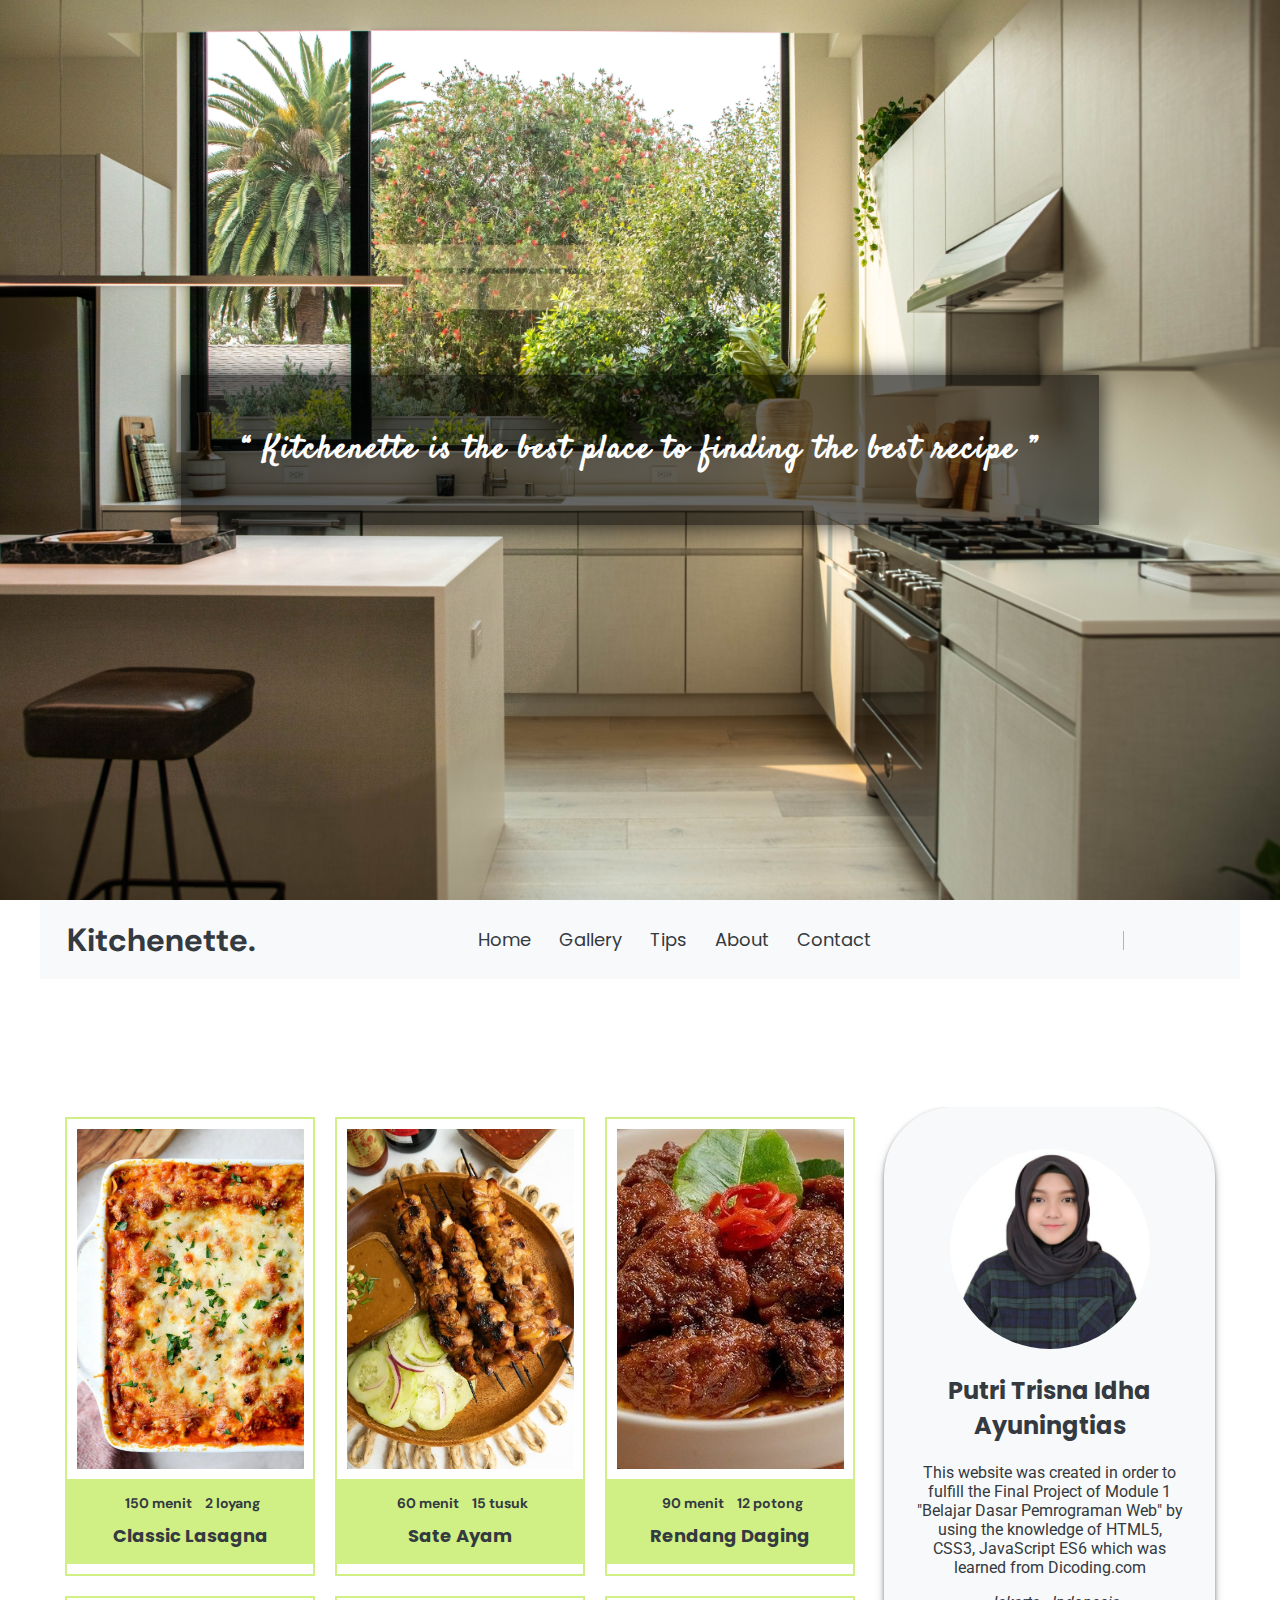
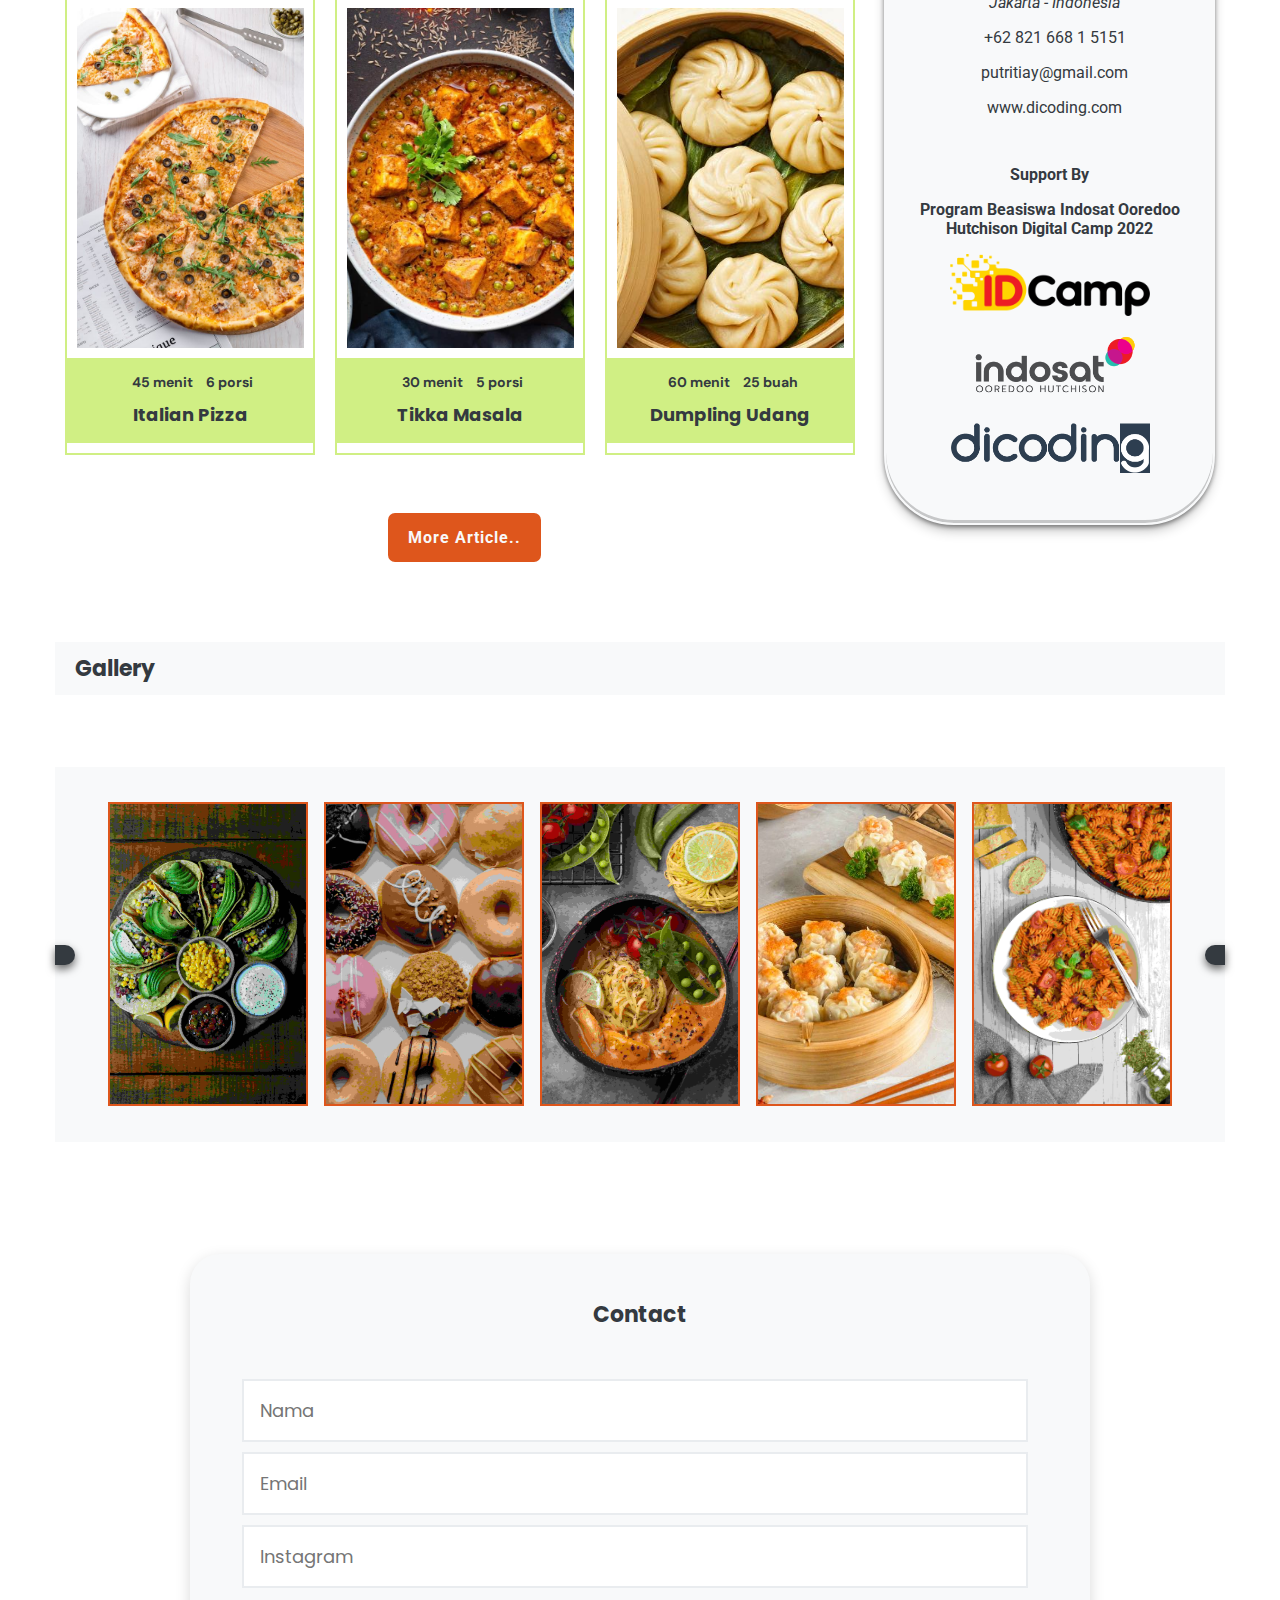
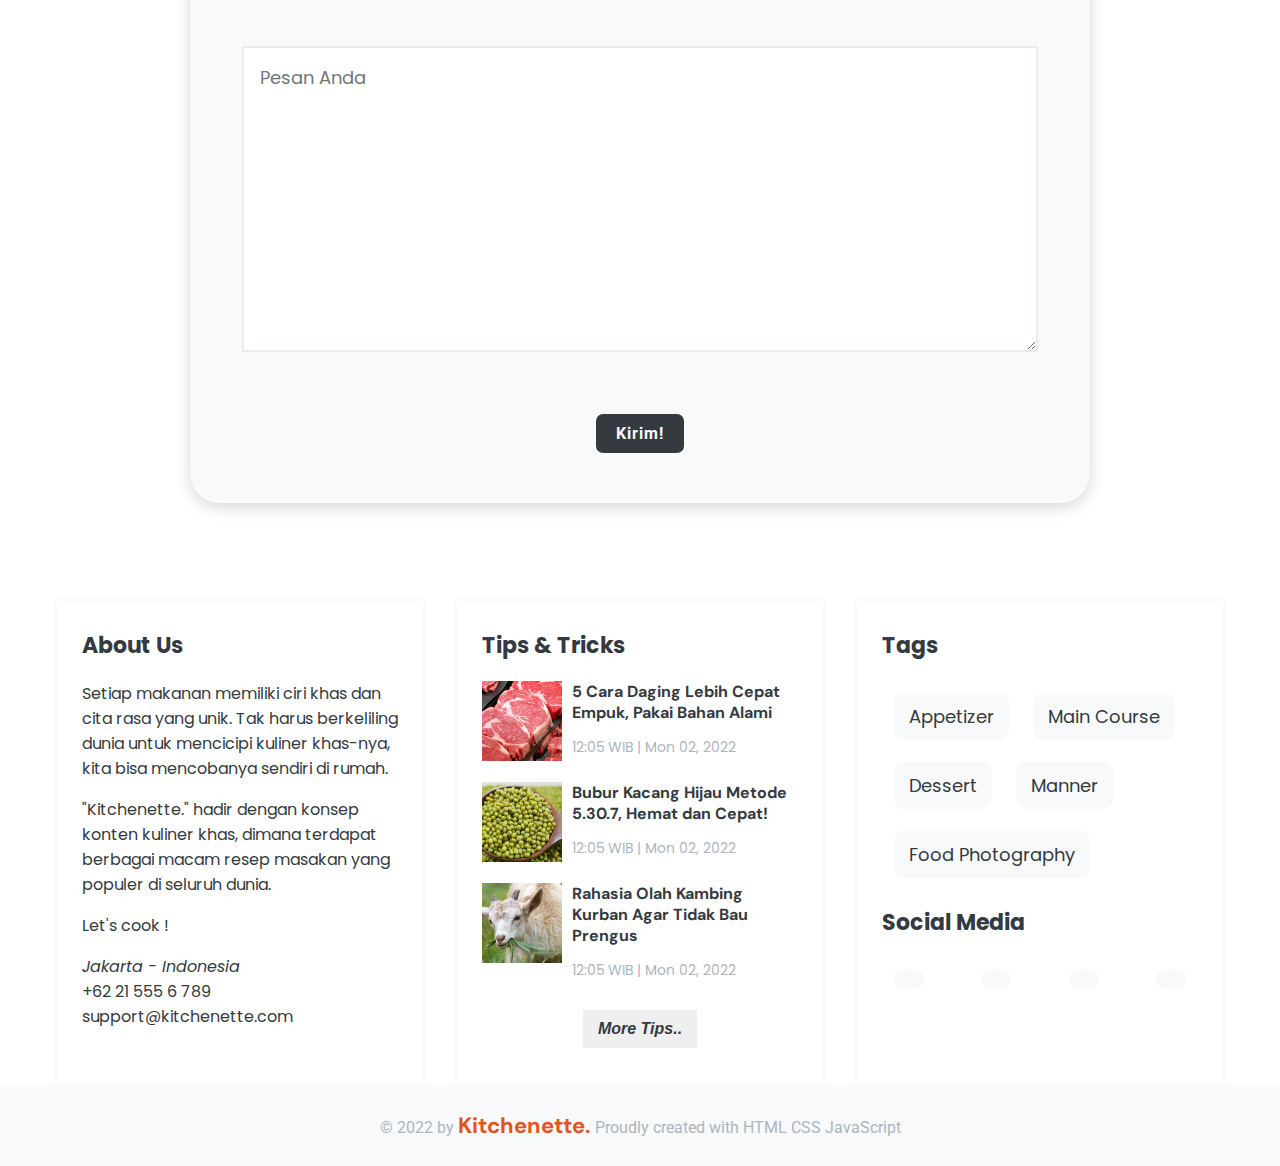
<file: index.html>
<!DOCTYPE html>
<html lang="en">
  <head>
    <meta charset="UTF-8" />
    <meta http-equiv="X-UA-Compatible" content="IE=edge" />
    <meta name="viewport" content="width=device-width, initial-scale=1.0" />
    <title>Kitchenette.</title>

    <!-- Icon from Fontawesome CDN -->
    <link
      rel="stylesheet"
      href="https://cdnjs.cloudflare.com/ajax/libs/font-awesome/6.1.1/css/all.min.css"
      integrity="sha512-KfkfwYDsLkIlwQp6LFnl8zNdLGxu9YAA1QvwINks4PhcElQSvqcyVLLD9aMhXd13uQjoXtEKNosOWaZqXgel0g=="
      crossorigin="anonymous"
      referrerpolicy="no-referrer"
    />

    <!-- costum style with assets/style.css -->
    <link rel="stylesheet" href="style.css" />
  </head>
  <body id="body">

    <!--------- Jumbotron --------->
    <div class="jumbotron">
      <div class="banner">
        <h1><q> Kitchenette is the best place to finding the best recipe </q></h1>
      </div>
    </div>
    <!----x---- Jumbotron ----x---->

    <!--------- Header --------->
    <header id="header" class="shadow bg-light sticky">
      <nav class="container navbar">

        <!----- Brand ----->
        <a href="/index.html" class="nav-brand color-dark px-1">Kitchenette.</a>
        <!--x-- Brand --x-->

        <!----- Toggle Button ----->
        <button class="toggle-button">
          <span><i class="fa-solid fa-bars"></i></span>
        </button>
        <!--x-- Toggle Button --x-->

        <!----- Navigation Bar ----->
        <div class="navigation">
          <ul class="navbar-nav">
            <a href="#" class="link">Home</a>
            <a href="#gallery" class="link">Gallery</a>
            <a href="#tips" class="link">Tips</a>
            <a href="#about" class="link">About</a>
            <a href="#contact" class="link">Contact</a>
          </ul>
        </div>
        <!--x-- Navigation Bar --x-->

        <!----- Social Media ----->
        <div class="navigation">
          <ul class="navbar-nav">
            <div class="search-box">
              <a href="" class="link"><i class="fa-solid fa-magnifying-glass"></i></a>
            </div>
            <a href="" class="link"><i class="fa-brands fa-facebook"></i></a>
            <a href="" class="link"><i class="fa-brands fa-twitter"></i></a>
            <a href="" class="link"><i class="fa-brands fa-instagram"></i></a>
            <a href="" class="link"><i class="fa-brands fa-linkedin"></i></a>
          </ul>
        </div>
        <!--x-- Social Media --x-->

      </nav>
    </header>
    <!----x---- Header ----x---->

    <!--------- Main Section --------->
    <!-- [ ada Aside di bagian ini ] -->
    <main id="home">

      <!------- Recipe Section ------->
      <section id="recipe">
        <div class="container">
          <!------- Layout ------->
          <div class="layout">

            <!------- Content ------->
            <div class="content">
              <!------- Menu ------->
              <div class="flexbox center">

                <!----- Recipe 1 ----->
                <div class="flex-item">
                  <div class="picture">
                    <a href="#">
                      <img src="/assets/recipe/western-lasagna.jpg" class="img" alt="">
                    </a>
                  </div>
                  <!--------->
                  <div class="menu font-1 color-dark text-center">
                    <p class="display-3">
                      <span><i class="fa-solid fa-clock color-first pr-1"></i>150 menit</span>
                      <span><i class="fa-solid fa-bowl-rice color-first px-1"></i>2 loyang</span>
                    </p>
                    <a href="/resep-1.html">
                      <h3 class="recipe-link">Classic Lasagna</h3>
                    </a>
                  </div>
                </div>
                <!--x-- Recipe 1 --x-->

                <!----- Recipe 2 ----->
                <div class="flex-item">
                  <div class="picture">
                    <a href="#">
                      <img src="/assets/recipe/indonesian-sate.jpg" class="img" alt="">
                    </a>
                  </div>
                  <!-- --- -->
                  <div class="menu font-1 color-dark text-center">
                    <p class="display-3">
                      <span><i class="fa-solid fa-clock color-first pr-1"></i>60 menit</span>
                      <span><i class="fa-solid fa-bowl-rice color-first px-1"></i>15 tusuk</span>
                    </p>
                    <a href="/resep-2.html">
                      <h3 class="recipe-link">Sate Ayam</h3>
                    </a>
                  </div>
                </div>
                <!--x-- Recipe 2 --x-->

                <!----- Recipe 3 ----->
                <div class="flex-item">
                  <div class="picture">
                    <a href="#">
                      <img src="/assets/recipe/indonesian-rendang.jpg" class="img" alt="">
                    </a>
                  </div>
                  <!-- --- -->
                  <div class="menu font-1 color-dark text-center">
                    <p class="display-3">
                      <span><i class="fa-solid fa-clock color-first pr-1"></i>90 menit</span>
                      <span><i class="fa-solid fa-bowl-rice color-first px-1"></i>12 potong</span>
                    </p>
                    <a href="/resep-3.html">
                      <h3 class="recipe-link">Rendang Daging</h3>
                    </a>
                  </div>
                </div>
                <!--x-- Recipe 3 --x-->

                <!----- Recipe 4 ----->
                <div class="flex-item">
                  <div class="picture">
                    <a href="#">
                      <img src="/assets/recipe/western-pizza.jpeg" class="img" alt="">
                    </a>
                  </div>
                  <!-- --- -->
                  <div class="menu font-1 color-dark text-center">
                    <p class="display-3">
                      <span><i class="fa-solid fa-clock color-first pr-1"></i>45 menit</span>
                      <span><i class="fa-solid fa-bowl-rice color-first px-1"></i>6 porsi</span>
                    </p>
                    <a href="/resep-4.html">
                      <h3 class="recipe-link">Italian Pizza</h3>
                    </a>
                  </div>
                </div>
                <!--x-- Recipe 4 --x-->

                <!----- Recipe 5 ----->
                <div class="flex-item">
                  <div class="picture">
                    <a href="#">
                      <img src="/assets/recipe/indian-tikkamasala.jpg" class="img" alt="">
                    </a>
                  </div>
                  <!-- --- -->
                  <div class="menu font-1 color-dark text-center">
                    <p class="display-3">
                      <span><i class="fa-solid fa-clock color-first pr-1"></i>30 menit</span>
                      <span><i class="fa-solid fa-bowl-rice color-first px-1"></i>5 porsi</span>
                    </p>
                    <a href="/resep-5.html">
                      <h3 class="recipe-link">Tikka Masala</h3>
                    </a>
                  </div>
                </div>
                <!--x-- Recipe 5 --x-->

                <!----- Recipe 6 ----->
                <div class="flex-item">
                  <div class="picture">
                    <a href="#">
                      <img src="/assets/recipe/chinese-dumpling.jpeg" class="img" alt="">
                    </a>
                  </div>
                  <!-- --- -->
                  <div class="menu font-1 color-dark text-center">
                    <p class="display-3">
                      <span><i class="fa-solid fa-clock color-first pr-1"></i>60 menit</span>
                      <span><i class="fa-solid fa-bowl-rice color-first px-1"></i>25 buah</span>
                    </p>
                    <a href="/resep-6.html">
                      <h3 class="recipe-link">Dumpling Udang</h3>
                    </a>
                  </div>
                </div>
                <!--x-- Recipe 6 --x-->

                <!-- More Article Button -->
                <div class="flex-around mt-3">
                  <a href="#" class="btn-primary color-light">More Article..</a>
                </div>
                <!-- /More Article Button -->

              </div>   
              <!---x--- Menu ---x--->
            </div>
            <!---x--- Content ---x--->

            <!------- Aside ------->
            <aside id="owner" class="px-2">
              <div class="contact">
                <div class="owner">
                  <img src="/assets/profile.jpg" class="profile text-center" alt="Putri Trisna Idha Ayuningtias">
                </div>
                <div class="biodata">
                  <h2 class="text-center color-dark font-2">Putri Trisna Idha Ayuningtias</h2>
                  <p class="text-center color-dark">
                    This website was created in order to fulfill the Final Project of Module 1 "Belajar Dasar Pemrograman Web" by using the knowledge of HTML5, CSS3, JavaScript ES6 which was learned from Dicoding.com
                  </p>
                  <address class="text-center color-dark">
                    <i class="fa-solid fa-location-dot color-first px-1"></i> Jakarta - Indonesia
                  </address>
                  <p class="text-center color-dark">
                    <i class="fa-solid fa-phone color-first px-1"></i>+62 821 668 1 5151
                  </p>
                  <p class="text-center color-dark">
                    <i class="fa-solid fa-envelope color-first px-1"></i>putritiay@gmail.com
                  </p>
                  <p class="text-center color-dark">
                    <i class="fa-solid fa-school color-first px-1"></i>www.dicoding.com
                  </p>
                  <p class="text-center color-dark mt-3">
                    <strong>Support By</strong>
                  </p>
                  <p class="text-center color-dark">
                    <strong>Program Beasiswa Indosat Ooredoo Hutchison Digital Camp 2022</strong>
                  </p>                            
                </div>
                <div class="logo-support">
                  <img src="/assets/logo/idcamp.png" class="logo" alt="">
                  <img src="/assets/logo/indosat-ooredoo-hutchison.png" class="logo ml-2" alt="">
                  <img src="/assets/logo/dicoding.png" class="logo mt-2" alt="">
                </div>
              </div>
            </aside>
            <!---x--- Aside ---x--->

          </div>
          <!---x--- Layout ---x--->
        </div>
      </section>
      <!---x--- Recipe Section ---x--->

      <!------- Gallery Section ------->
      <section id="gallery">
        <div class="container">
          <h1 class="font-2 display-1 color-dark gallery-highlight">Gallery</h1>
          <div class="gallery">

            <!----- prev [<] ----->
            <div class="prev-btn" onclick="prev()">
              <i class="fa-solid fa-circle-chevron-left"></i>
            </div>
            <!--x-- prev [<] --x-->

            <!----- Slide Section ----->
            <div id="slide">
              <!----- Slide 1 ----->
              <div class="slide-item">
                <div class="inner">
                  <a href="#">
                    <img src="/assets/galeri/avocado-tacos.jpg" class="img-slide" alt="">
                  </a>
                </div>
              </div>
              <!--x-- Slide 1 --x-->
              <!----- Slide 2 ----->
              <div class="slide-item">
                <div class="inner">
                  <a href="#">
                    <img src="/assets/galeri/donat.jpg" class="img-slide" alt="">
                  </a>
                </div>
              </div>
              <!--x-- Slide 2 --x-->
              <!----- Slide 3 ----->
              <div class="slide-item">
                <div class="inner">
                  <a href="#">
                    <img src="/assets/galeri/curry-noodle.jpg" class="img-slide" alt="">
                  </a>
                </div>
              </div>
              <!--x-- Slide 3 --x-->
              <!----- Slide 4 ----->
              <div class="slide-item">
                <div class="inner">
                  <a href="#">
                    <img src="/assets/galeri/salmon-dimsum.jpg" class="img-slide" alt="">
                  </a>
                </div>
              </div>
              <!--x-- Slide 4 --x-->
              <!----- Slide 5 ----->
              <div class="slide-item">
                <div class="inner">
                  <a href="#">
                    <img src="/assets/galeri/bolognese-pasta.jpg" class="img-slide" alt="">
                  </a>
                </div>
              </div>
              <!--x-- Slide 5 --x-->
              <!----- Slide 6 ----->
              <div class="slide-item">
                <div class="inner">
                  <a href="#">
                    <img src="/assets/galeri/prawn-curry.jpg" class="img-slide" alt="">
                  </a>
                </div>
              </div>
              <!--x-- Slide 6 --x-->
              <!----- Slide 7 ----->
              <div class="slide-item">
                <div class="inner">
                  <a href="#">
                    <img src="/assets/galeri/hakau-udang.jpg" class="img-slide" alt="">
                  </a>
                </div>
              </div>
              <!--x-- Slide 7 --x-->
              <!----- Slide 8 ----->
              <div class="slide-item">
                <div class="inner">
                  <a href="#">
                    <img src="/assets/galeri/creamy-meatball.jpg" class="img-slide" alt="">
                  </a>
                </div>
              </div>
              <!--x-- Slide 8 --x-->
              <!----- Slide 9 ----->
              <div class="slide-item">
                <div class="inner">
                  <a href="#">
                    <img src="/assets/galeri/pastel.jpg" class="img-slide" alt="">
                  </a>
                </div>
              </div>
              <!--x-- Slide 9 --x-->
              <!----- Slide 10 ----->
              <div class="slide-item">
                <div class="inner">
                  <a href="#">
                    <img src="/assets/galeri/ayam-asam-manis.jpg" class="img-slide" alt="">
                  </a>
                </div>
              </div>
              <!--x-- Slide 10 --x-->
              <!----- Slide 11 ----->
              <div class="slide-item">
                <div class="inner">
                  <a href="#">
                    <img src="/assets/galeri/apple-pie.jpg" class="img-slide" alt="">
                  </a>
                </div>
              </div>
              <!--x-- Slide 11 --x-->
              <!----- Slide 12 ----->
              <div class="slide-item">
                <div class="inner">
                  <a href="#">
                    <img src="/assets/galeri/beef-steak.jpg" class="img-slide" alt="">
                  </a>
                </div>
              </div>
              <!--x-- Slide 12 --x-->
              <!----- Slide 13 ----->
              <div class="slide-item">
                <div class="inner">
                  <a href="#">
                    <img src="/assets/galeri/sate-padang.jpg" class="img-slide" alt="">
                  </a>
                </div>
              </div>
              <!--x-- Slide 13 --x-->
              <!----- Slide 14 ----->
              <div class="slide-item">
                <div class="inner">
                  <a href="#">
                    <img src="/assets/galeri/beef-samosa.jpg" class="img-slide" alt="">
                  </a>
                </div>
              </div>
              <!--x-- Slide 14 --x-->
              <!----- Slide 15 ----->
              <div class="slide-item">
                <div class="inner">
                  <a href="#">
                    <img src="/assets/galeri/sate-lilit.jpg" class="img-slide" alt="">
                  </a>
                </div>
              </div>
              <!--x-- Slide 15 --x-->
            </div>
            <!--x-- Slide Section --x-->

            <!----- [>] next ----->
            <div class="next-btn" onclick="next()">
              <i class="fa-solid fa-circle-chevron-right"></i>
            </div>
            <!--x-- [>] next --x-->

          </div>
        </div>
      </section>
      <!---x--- Gallery Section ---x--->

    </main>
    <!-----x--- Main Section ---x----->

    <!--------- Footer --------->
    <footer id="footer">

      <!----- Footer Content ----->
      <div class="container">

        <!----- Contact ----->
        <div id="contact" class="flexbox flex-around mb-3">
          <div class="contact-us mb-3 mt-3">
            <h3 class="text-center color-dark display-1 font-2 mb-3">
              Contact
            </h3>
            <div class="flexbox space-between">
              <input type="text" class="form" placeholder="Nama">
              <input type="email" class="form" placeholder="Email">
              <input type="text" class="form" placeholder="Instagram">
            </div>
            <textarea class="form mt-3" placeholder="Pesan Anda" rows="10"></textarea>
            <div class="flex-around mt-3 mb-3">
              <a href="#" class="btn-secondary color-light">
                Kirim!
              </a>
            </div>
          </div>

        </div>
        <!--x-- Contact --x-->

        <div class="flexbox flex-1 space-between">

          <!----- About ----->
          <div class="flex-footer color-dark">
            <div id="about">
              <h2 class="display-1 font-2">About Us</h2>
            </div>
            <div class="font-2">
              <p>
                Setiap makanan memiliki ciri khas dan cita rasa yang unik. Tak harus berkeliling dunia untuk mencicipi kuliner khas-nya, kita bisa mencobanya sendiri di rumah.
              </p>
              <p>
                "Kitchenette." hadir dengan konsep konten kuliner khas, dimana terdapat berbagai macam resep masakan yang populer di seluruh dunia.
              </p>
              <p>Let's cook !</p>
              <address><i class="fa-solid fa-location-dot color-first"></i> Jakarta - Indonesia</address>
              <div class="phone"><i class="fa-solid fa-phone color-first"></i> +62 21 555 6 789</div>
              <div class="email"><i class="fa-solid fa-envelope color-first"></i> support@kitchenette.com</div>
            </div>
          </div>
          <!--x-- About --x-->

          <!----- Tips ----->
          <div class="flex-footer">
            <div id="tips">
              <h2 class="display-1 font-2 color-dark">Tips & Tricks</h2>
            </div>
            <div class="flex-column">

              <!-- tips1 -->
              <div class="flex-row mb-2">
                <div class="flex-1">
                  <div class="img-tips">
                    <a href="#">
                      <img src=assets/tips/fresh-meat.jpg alt="">
                    </a>
                  </div>
                </div>
                <div class="flex-2">
                  <a href="#" class="font-1 display-2 color-dark"> 5 Cara Daging Lebih Cepat Empuk, Pakai Bahan Alami</a>
                  <p class="font-2 color-disabled display-3">
                    <span><i class="fa-solid fa-clock color-first"></i> 12:05 WIB | Mon 02, 2022</span>
                  </p>
                </div>
              </div>
              <!--x-- tips1 --x-->

              <!-- tips2 -->
              <div class="flex-row mb-2">
                <div class="flex-1">
                  <div class="img-tips">
                    <a href="#">
                      <img src="/assets/tips/kacang-hijau.jpeg" alt="">
                    </a>
                  </div>
                </div>
                <div class="flex-2">
                  <a href="#" class="font-1 display-2 color-dark"> Bubur Kacang Hijau Metode 5.30.7, Hemat dan Cepat!</a>
                  <p class="font-2 color-disabled display-3">
                    <span><i class="fa-solid fa-clock color-first"></i> 12:05 WIB | Mon 02, 2022</span>
                  </p>
                </div>
              </div>
              <!--x-- tips2 --x-->

              <!-- tips3 -->
              <div class="flex-row mb-2">
                <div class="flex-1">
                  <div class="img-tips">
                    <a href="#">
                      <img src="/assets/tips/kambing-kurban.jpg" alt="">
                    </a>
                  </div>
                </div>
                <div class="flex-2">
                  <a href="#" class="font-1 display-2 color-dark"> Rahasia Olah Kambing Kurban Agar Tidak Bau Prengus</a>
                  <p class="font-2 color-disabled display-3">
                    <span><i class="fa-solid fa-clock color-first"></i> 12:05 WIB | Mon 02, 2022</span>
                  </p>
                </div>
              </div>
              <!--x-- tips3 --x-->

              <!----- moretips ----->
              <div class="text-center">
                <button class="btn-square color-dark display-2 mt-1"><strong><em>More Tips..</em></strong></button>
              </div>
              <!--x-- moretips --x-->

            </div>
          </div>
          <!--x-- Tips --x-->

          <!----- Tags & Social ----->
          <div class="flex-footer color-dark">
            <div class="flex-column">

              <!----- Tags ----->
              <h2 class="display-1 font-2">Tags</h2>
              <div class="flex-row flex-wrap">
                <a href="#" class="link btn bg-light">Appetizer</a>
                <a href="#" class="link btn bg-light">Main Course</a>
                <a href="#" class="link btn bg-light">Dessert</a>
                <a href="#" class="link btn bg-light">Manner</a>
                <a href="#" class="link btn bg-light">Food Photography</a>
              </div>
              <!--x-- Tags --x-->

              <!----- Social Media ----->
              <h2 class="display-1 font-2">Social Media</h2>
              <div class="flex-row space-between">
                <a href="#" class="link btn bg-light"><i class="fab fa-facebook-f text-center"></i></a>
                <a href="#" class="link btn bg-light"><i class="fab fa-twitter text-center"></i></a>
                <a href="#" class="link btn bg-light"><i class="fab fa-instagram text-center"></i></a>
                <a href="#" class="link btn bg-light"><i class="fab fa-youtube text-center"></i></a>
              </div>
              <!--x-- Social Media --x-->

            </div>
          </div>
          <!--x-- Tags & Social --x-->

        </div>
      </div>
      <!--x-- Footer Content --x-->

      <!----- Copyright ----->
      <div class="copyright color-disabled">
        <p>
          &#169 2022 by <a href="#header" class="color-first font-1 display-1"> Kitchenette. </a> 
          <span> Proudly created with HTML CSS JavaScript</span>
        </p>
      </div>
      <!--x-- Copyright --x-->

    </footer>
    <!------x--- Footer ---x------>

    <!-- Costum Javascript by script.js -->
    <script src="script.js"></script>
  </body>
</html>
</file>
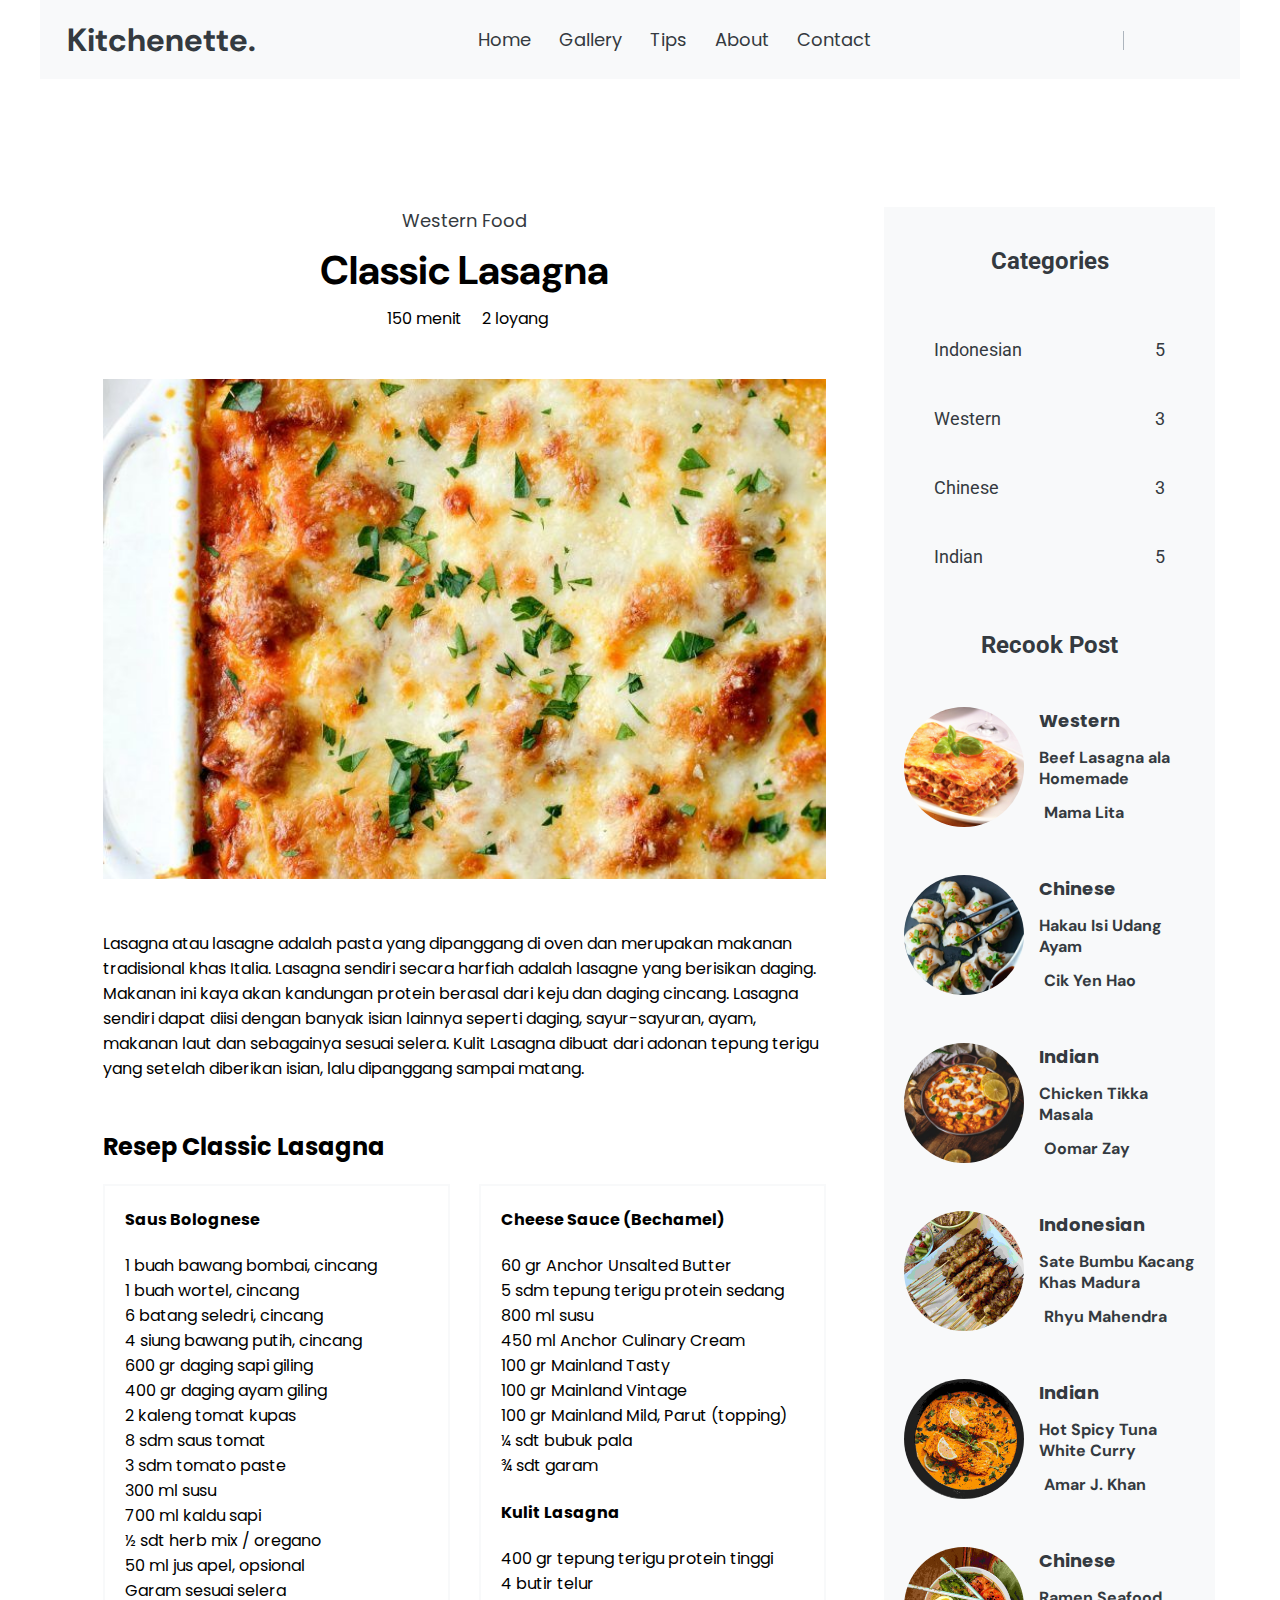
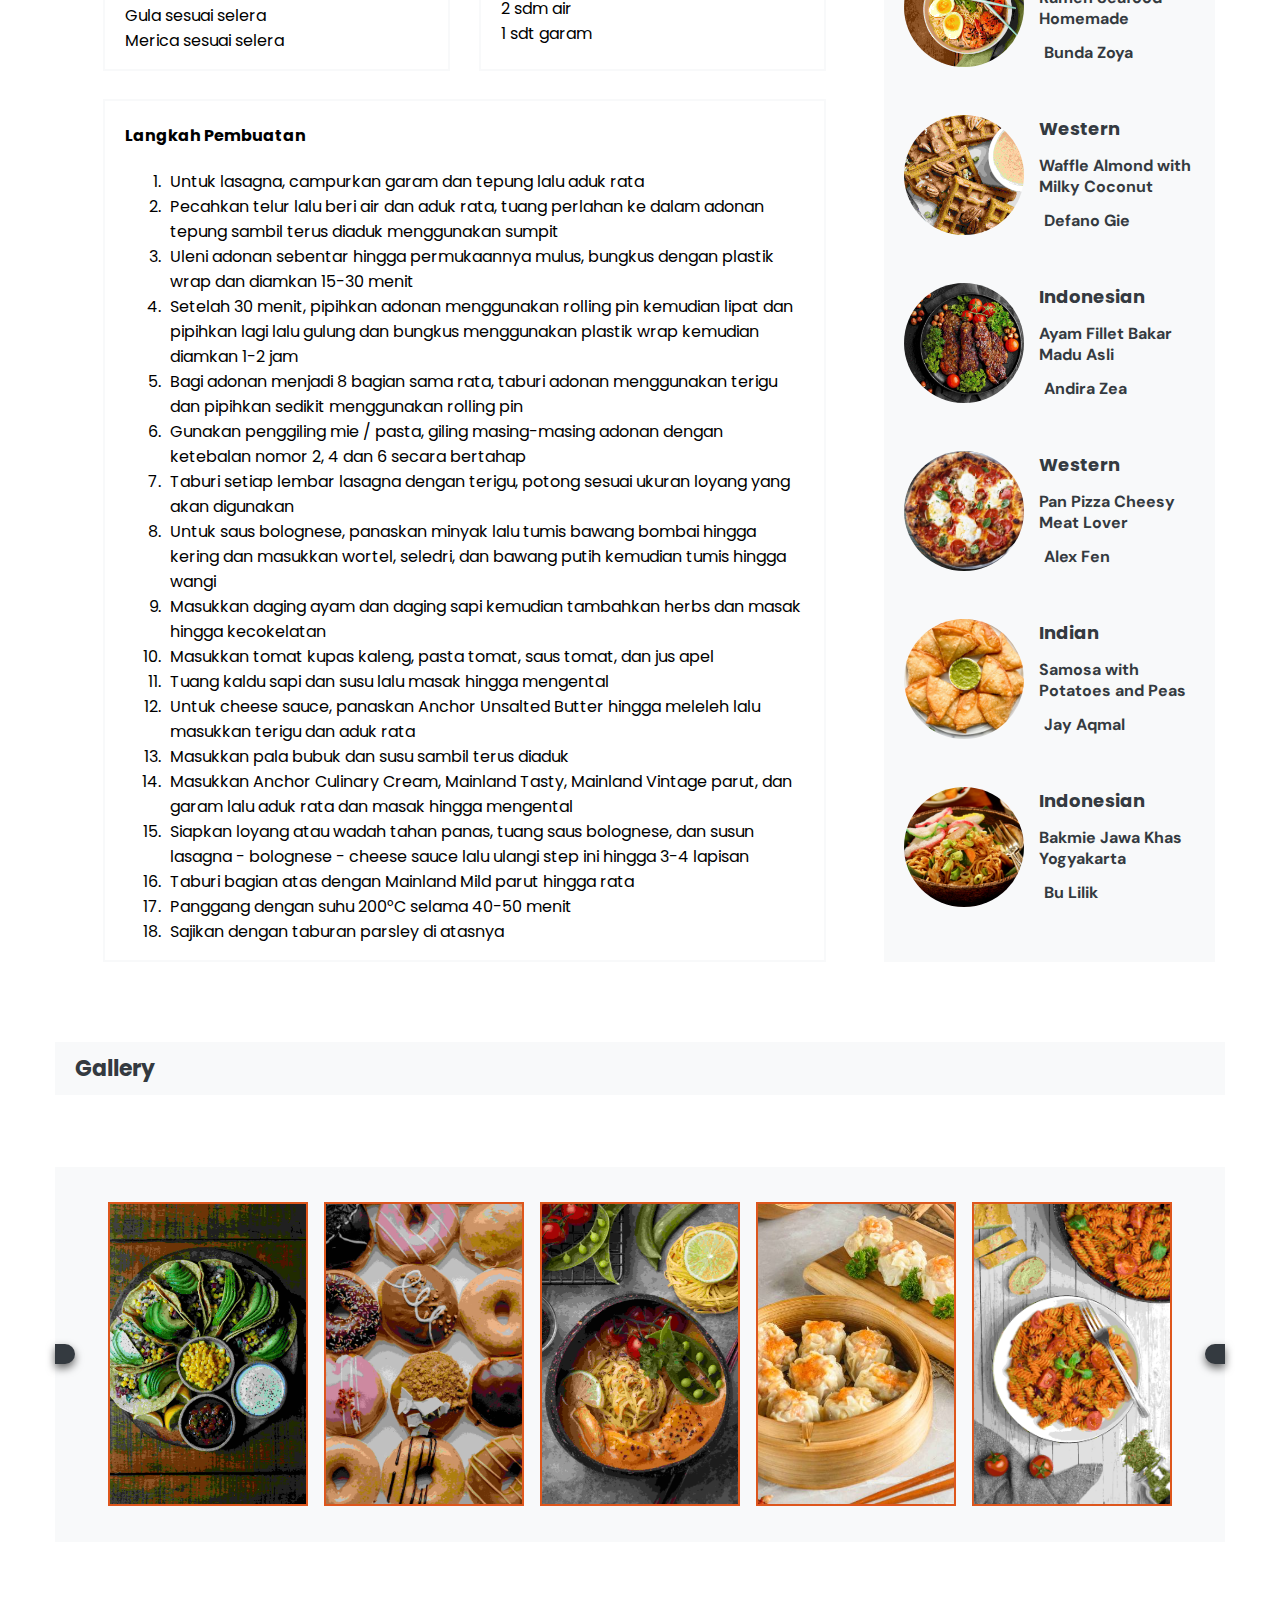
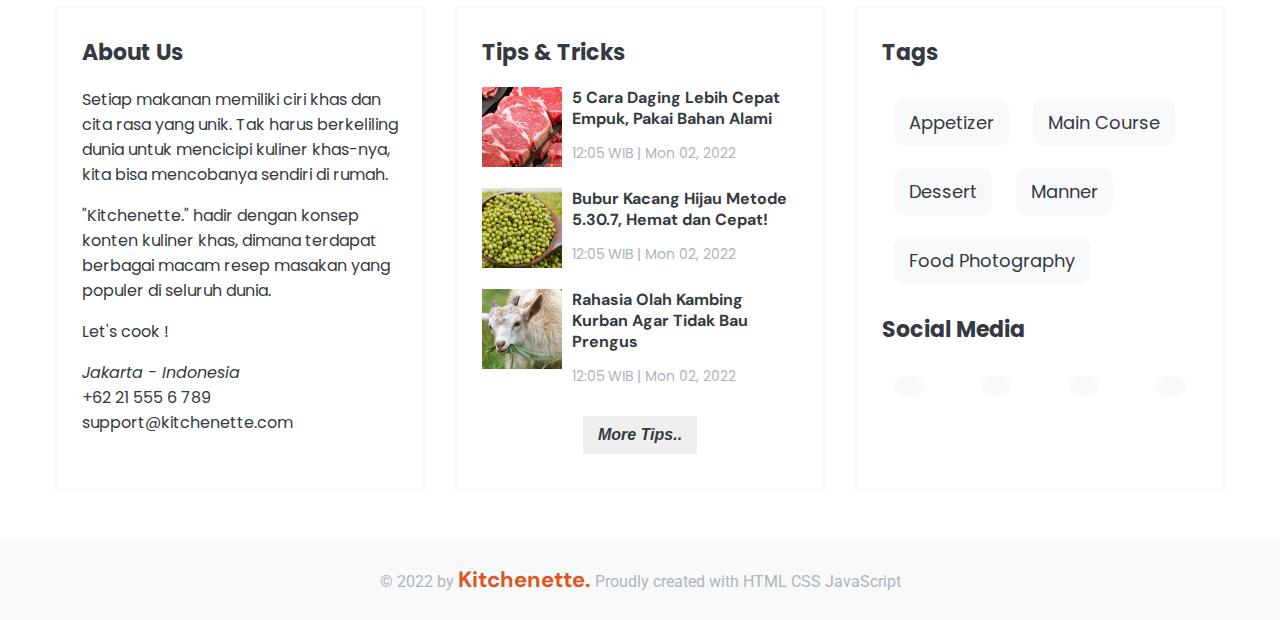
<file: resep-1.html>
<!DOCTYPE html>
<html lang="en">
  <head>
    <meta charset="UTF-8" />
    <meta http-equiv="X-UA-Compatible" content="IE=edge" />
    <meta name="viewport" content="width=device-width, initial-scale=1.0" />
    <title>Kitchenette | Recipe</title>

    <!-- Icon from Fontawesome CDN -->
    <link
      rel="stylesheet"
      href="https://cdnjs.cloudflare.com/ajax/libs/font-awesome/6.1.1/css/all.min.css"
      integrity="sha512-KfkfwYDsLkIlwQp6LFnl8zNdLGxu9YAA1QvwINks4PhcElQSvqcyVLLD9aMhXd13uQjoXtEKNosOWaZqXgel0g=="
      crossorigin="anonymous"
      referrerpolicy="no-referrer"
    />

    <!-- costum style with assets/style.css -->
    <link rel="stylesheet" href="style.css" />
  </head>
  <body id="body">

    <!--------- Header --------->
    <header id="header" class="shadow bg-light sticky">
      <nav class="container navbar">

        <!----- Brand ----->
        <a href="/index.html" class="nav-brand color-dark px-1">Kitchenette.</a>
        <!--x-- Brand --x-->

        <!----- Toggle Button ----->
        <button class="toggle-button">
          <span><i class="fa-solid fa-bars"></i></span>
        </button>
        <!--x-- Toggle Button --x-->

        <!----- Navigation Bar ----->
        <div class="navigation">
          <ul class="navbar-nav">
            <a href="/index.html" class="link">Home</a>
            <a href="#gallery" class="link">Gallery</a>
            <a href="#tips" class="link">Tips</a>
            <a href="#about" class="link">About</a>
            <a href="#contact" class="link">Contact</a>
          </ul>
        </div>
        <!--x-- Navigation Bar --x-->

        <!----- Social Media ----->
        <div class="navigation">
          <ul class="navbar-nav">
            <div class="search-box">
              <a href="" class="link"><i class="fa-solid fa-magnifying-glass"></i></a>
            </div>
            <a href="" class="link"><i class="fa-brands fa-facebook"></i></a>
            <a href="" class="link"><i class="fa-brands fa-twitter"></i></a>
            <a href="" class="link"><i class="fa-brands fa-instagram"></i></a>
            <a href="" class="link"><i class="fa-brands fa-linkedin"></i></a>
          </ul>
        </div>
        <!--x-- Social Media --x-->

      </nav>
    </header>
    <!----x---- Header ----x---->

    <!--------- Main Section --------->
    <!-- [ ada Aside di bagian ini ] -->
    <main id="home">

      <!------- Recipe Section ------->
      <section id="recipe">
        <div class="container">
          <!------- Layout ------->
          <div class="layout">

            <!------- Content ------->
            <div class="content">
              <article id="post">

                <!----- Header ----->
                <div class="text-center">

                  <!-- category -->
                  <a href="#" class="link">
                    Western Food
                  </a>
                  <!-- title -->
                  <h1 class="font-1 text-dark title py-2">
                    Classic Lasagna
                  </h1>
                  <!-- info -->
                  <div class="flexbox justify-center font-2 display-2">
                    <p class="pr-2 m-0">
                      <i class="fa-solid fa-clock color-first pr-1"></i>150 menit
                    </p>
                    <p class="m-0">
                      <i class="fa-solid fa-bowl-rice color-first px-1"></i>2 loyang
                    </p>
                  </div>

                </div>
                <!--x-- Header --x-->

                <!----- Thumbnail ----->
                <div class="mt-3">
                  <img src="/assets/recipe/western-lasagna.jpg" class="thumbnail" alt="">
                </div>
                <!--x-- Thumbnail --x-->

                <!----- Recipe ----->
                <div class="text-dark display-2 font-2 mt-3">
                  <p>
                    Lasagna atau lasagne adalah pasta yang dipanggang di oven dan merupakan makanan tradisional khas Italia. Lasagna sendiri secara harfiah adalah lasagne yang berisikan daging. Makanan ini kaya akan kandungan protein berasal dari keju dan daging cincang. Lasagna sendiri dapat diisi dengan banyak isian lainnya seperti daging, sayur-sayuran, ayam, makanan laut dan sebagainya sesuai selera. Kulit Lasagna dibuat dari adonan tepung terigu yang setelah diberikan isian, lalu dipanggang sampai matang.
                  </p>
                  <h2 class="mt-3">Resep Classic Lasagna</h2>
                  <div class="flex-column ">
                    <div class="flexbox space-between">
                      <div class="flex-recipe">
                        <h4>Saus Bolognese</h4>
                        <p>
                          1 buah bawang bombai, cincang <br>
                          1 buah wortel, cincang <br>
                          6 batang seledri, cincang <br>
                          4 siung bawang putih, cincang <br>
                          600 gr daging sapi giling <br>
                          400 gr daging ayam giling <br>
                          2 kaleng tomat kupas <br>
                          8 sdm saus tomat <br>
                          3 sdm tomato paste <br>
                          300 ml susu <br>
                          700 ml kaldu sapi <br>
                          ½ sdt herb mix / oregano <br>
                          50 ml jus apel, opsional <br>
                          Garam sesuai selera <br>
                          Gula sesuai selera <br>
                          Merica sesuai selera <br>
                        </p>
                      </div>
                      <div class="flex-recipe">
                        <h4>Cheese Sauce (Bechamel)</h4>
                        <p>
                          60 gr Anchor Unsalted Butter <br>
                          5 sdm tepung terigu protein sedang <br>
                          800 ml susu <br>
                          450 ml Anchor Culinary Cream <br>
                          100 gr Mainland Tasty <br>
                          100 gr Mainland Vintage <br>
                          100 gr Mainland Mild, Parut (topping) <br>
                          ¼ sdt bubuk pala <br>
                          ¾ sdt garam <br>
                        </p>
                        <h4>Kulit Lasagna</h4>
                        <p>
                          400 gr tepung terigu protein tinggi <br>
                          4 butir telur <br>
                          2 sdm air <br>
                          1 sdt garam <br>
                        </p>
                      </div>
                    </div>
                    <div class="box">
                      <h4>Langkah Pembuatan</h4>
                      <ol>
                        <li>Untuk lasagna, campurkan garam dan tepung lalu aduk rata</li>
                        <li>Pecahkan telur lalu beri air dan aduk rata, tuang perlahan ke dalam adonan tepung sambil terus diaduk menggunakan sumpit</li>
                        <li>Uleni adonan sebentar hingga permukaannya mulus, bungkus dengan plastik wrap dan diamkan 15-30 menit</li>
                        <li>Setelah 30 menit, pipihkan adonan menggunakan rolling pin kemudian lipat dan pipihkan lagi lalu gulung dan bungkus menggunakan plastik wrap kemudian diamkan 1-2 jam</li>
                        <li>Bagi adonan menjadi 8 bagian sama rata, taburi adonan menggunakan terigu dan pipihkan sedikit menggunakan rolling pin</li>
                        <li>Gunakan penggiling mie / pasta, giling masing-masing adonan dengan ketebalan nomor 2, 4 dan 6 secara bertahap</li>
                        <li>Taburi setiap lembar lasagna dengan terigu, potong sesuai ukuran loyang yang akan digunakan</li>
                        <li>Untuk saus bolognese, panaskan minyak lalu tumis bawang bombai hingga kering dan masukkan wortel, seledri, dan bawang putih kemudian tumis hingga wangi</li>
                        <li>Masukkan daging ayam dan daging sapi kemudian tambahkan herbs dan masak hingga kecokelatan</li>
                        <li>Masukkan tomat kupas kaleng, pasta tomat, saus tomat, dan jus apel</li>
                        <li>Tuang kaldu sapi dan susu lalu masak hingga mengental</li>
                        <li>Untuk cheese sauce, panaskan Anchor Unsalted Butter hingga meleleh lalu masukkan terigu dan aduk rata</li>
                        <li>Masukkan pala bubuk dan susu sambil terus diaduk</li>
                        <li>Masukkan Anchor Culinary Cream, Mainland Tasty, Mainland Vintage parut, dan garam lalu aduk rata dan masak hingga mengental </li>
                        <li>Siapkan loyang atau wadah tahan panas, tuang saus bolognese, dan susun lasagna - bolognese - cheese sauce lalu ulangi step ini hingga 3-4 lapisan</li>
                        <li>Taburi bagian atas dengan Mainland Mild parut hingga rata</li>
                        <li>Panggang dengan suhu 200°C selama 40-50 menit</li>
                        <li>Sajikan dengan taburan parsley di atasnya
                        </li>
                      </ol>
                    </div>
                  </div>
                  
                  
                </div>
                <!--x-- Recipe --x-->
      
              </article>
            </div>
            <!---x--- Content ---x--->

            <!------- Aside ------->
            <aside id="aside" class="px-2">
              <div class="aside-post">

                <!----- Category ----->
                <section class="category">
                  <h2 class="text-center color-dark mb-3">Categories</h2>
                  <!------->
                  <a href="#" class="flexbox space-between color-dark">
                    <span>Indonesian</span>
                    <span>5</span>
                  </a>
                  <a href="#" class="flexbox space-between color-dark">
                    <span>Western</span>
                    <span>3</span>
                  </a>
                  <a href="#" class="flexbox space-between color-dark">
                    <span>Chinese</span>
                    <span>3</span>
                  </a>
                  <a href="#" class="flexbox space-between color-dark">
                    <span>Indian</span>
                    <span>5</span>
                  </a>
                </section>
                <!--x-- Category --x-->

                <!----- Recook ----->
                <section class="recook mt-3">
                  <h2 class="text-center color-dark mb-3">Recook Post</h2>
                  <div class="flex-column">
                    <!------------------------>
                    <div class="flex-row mb-3">
                      <div class="flex-1">
                        <div class="img-recook">
                          <a href="#">
                            <img src="/assets/recook/Western - Beef Lasagna Homemade.jpg" class="rounded" alt="">
                          </a>
                        </div>
                      </div>
                      <div class="flex-2 font-1 color-dark ml-1">
                        <div class="recook-item">
                          <a href="#" class="recipe-link">
                            Western
                          </a>
                          <h2 class="display-2">
                            Beef Lasagna ala Homemade
                          </h2>
                          <a>
                            <i class="fa-solid fa-user color-first pr-1"></i> Mama Lita
                          </a>
                        </div>
                      </div>
                    </div>
                    <!------------------------>
                    <div class="flex-row mb-3">
                      <div class="flex-1">
                        <div class="img-recook">
                          <a href="#">
                            <img src="/assets/recook/Chinese - Hakau.jpg" class="rounded" alt="">
                          </a>
                        </div>
                      </div>
                      <div class="flex-2 font-1 color-dark ml-1">
                        <div class="recook-item">
                          <a href="#" class="recipe-link">
                            Chinese
                          </a>
                          <h2 class="display-2">
                            Hakau Isi Udang Ayam
                          </h2>
                          <a>
                            <i class="fa-solid fa-user color-first pr-1"></i> Cik Yen Hao
                          </a>
                        </div>
                      </div>
                    </div>
                    <!------------------------>
                    <div class="flex-row mb-3">
                      <div class="flex-1">
                        <div class="img-recook">
                          <a href="#">
                            <img src="/assets/recook/Indian - Tikka Masala.jpeg" class="rounded" alt="">
                          </a>
                        </div>
                      </div>
                      <div class="flex-2 font-1 color-dark ml-1">
                        <div class="recook-item">
                          <a href="#" class="recipe-link">
                            Indian
                          </a>
                          <h2 class="display-2">
                            Chicken Tikka Masala
                          </h2>
                          <a>
                            <i class="fa-solid fa-user color-first pr-1"></i> Oomar Zay
                          </a>
                        </div>
                      </div>
                    </div>
                    <!------------------------>
                    <div class="flex-row mb-3">
                      <div class="flex-1">
                        <div class="img-recook">
                          <a href="#">
                            <img src="/assets/recook/Indonesian - Sate Ayam.jpg" class="rounded" alt="">
                          </a>
                        </div>
                      </div>
                      <div class="flex-2 font-1 color-dark ml-1">
                        <div class="recook-item">
                          <a href="#" class="recipe-link">
                            Indonesian
                          </a>
                          <h2 class="display-2">
                            Sate Bumbu Kacang Khas Madura
                          </h2>
                          <a>
                            <i class="fa-solid fa-user color-first pr-1"></i> Rhyu Mahendra
                          </a>
                        </div>
                      </div>
                    </div>
                    <!------------------------>
                    <div class="flex-row mb-3">
                      <div class="flex-1">
                        <div class="img-recook">
                          <a href="#">
                            <img src="/assets/recook/Indian - Tuna Curry.jpg" class="rounded" alt="">
                          </a>
                        </div>
                      </div>
                      <div class="flex-2 font-1 color-dark ml-1">
                        <div class="recook-item">
                          <a href="#" class="recipe-link">
                            Indian
                          </a>
                          <h2 class="display-2">
                            Hot Spicy Tuna White Curry 
                          </h2>
                          <a>
                            <i class="fa-solid fa-user color-first pr-1"></i> Amar J. Khan
                          </a>
                        </div>
                      </div>
                    </div>
                    <!------------------------>
                    <div class="flex-row mb-3">
                      <div class="flex-1">
                        <div class="img-recook">
                          <a href="#">
                            <img src="/assets/recook/Chinese - Ramen.jpg" class="rounded" alt="">
                          </a>
                        </div>
                      </div>
                      <div class="flex-2 font-1 color-dark ml-1">
                        <div class="recook-item">
                          <a href="#" class="recipe-link">
                            Chinese
                          </a>
                          <h2 class="display-2">
                            Ramen Seafood Homemade
                          </h2>
                          <a>
                            <i class="fa-solid fa-user color-first pr-1"></i> Bunda Zoya
                          </a>
                        </div>
                      </div>
                    </div>
                    <!------------------------>
                    <div class="flex-row mb-3">
                      <div class="flex-1">
                        <div class="img-recook">
                          <a href="#">
                            <img src="/assets/recook/Western - Waffle.jpg" class="rounded" alt="">
                          </a>
                        </div>
                      </div>
                      <div class="flex-2 font-1 color-dark ml-1">
                        <div class="recook-item">
                          <a href="#" class="recipe-link">
                            Western
                          </a>
                          <h2 class="display-2">
                            Waffle Almond with Milky Coconut
                          </h2>
                          <a>
                            <i class="fa-solid fa-user color-first pr-1"></i> Defano Gie
                          </a>
                        </div>
                      </div>
                    </div>
                    <!------------------------>
                    <div class="flex-row mb-3">
                      <div class="flex-1">
                        <div class="img-recook">
                          <a href="#">
                            <img src="/assets/recook/Indonesian - Ayam Bakar Madu.jpg" class="rounded" alt="">
                          </a>
                        </div>
                      </div>
                      <div class="flex-2 font-1 color-dark ml-1">
                        <div class="recook-item">
                          <a href="#" class="recipe-link">
                            Indonesian
                          </a>
                          <h2 class="display-2">
                            Ayam Fillet Bakar Madu Asli
                          </h2>
                          <a>
                            <i class="fa-solid fa-user color-first pr-1"></i> Andira Zea
                          </a>
                        </div>
                      </div>
                    </div>
                    <!------------------------>
                    <div class="flex-row mb-3">
                      <div class="flex-1">
                        <div class="img-recook">
                          <a href="#">
                            <img src="/assets/recook/Western - Pizza.jpeg" class="rounded" alt="">
                          </a>
                        </div>
                      </div>
                      <div class="flex-2 font-1 color-dark ml-1">
                        <div class="recook-item">
                          <a href="#" class="recipe-link">
                            Western
                          </a>
                          <h2 class="display-2">
                            Pan Pizza Cheesy Meat Lover
                          </h2>
                          <a>
                            <i class="fa-solid fa-user color-first pr-1"></i> Alex Fen
                          </a>
                        </div>
                      </div>
                    </div>
                    <!------------------------>
                    <div class="flex-row mb-3">
                      <div class="flex-1">
                        <div class="img-recook">
                          <a href="#">
                            <img src="/assets/recook/Indian - Samosas with Potatoes and Peas.jpg" class="rounded" alt="">
                          </a>
                        </div>
                      </div>
                      <div class="flex-2 font-1 color-dark ml-1">
                        <div class="recook-item">
                          <a href="#" class="recipe-link">
                            Indian
                          </a>
                          <h2 class="display-2">
                            Samosa with Potatoes and Peas
                          </h2>
                          <a>
                            <i class="fa-solid fa-user color-first pr-1"></i> Jay Aqmal
                          </a>
                        </div>
                      </div>
                    </div>
                    <!------------------------>
                    <div class="flex-row">
                      <div class="flex-1">
                        <div class="img-recook">
                          <a href="#">
                            <img src="/assets/recook/Indonesian - Bakmie Jawa Khas Yogya.jpg" class="rounded" alt="">
                          </a>
                        </div>
                      </div>
                      <div class="flex-2 font-1 color-dark ml-1">
                        <div class="recook-item">
                          <a href="#" class="recipe-link">
                            Indonesian
                          </a>
                          <h2 class="display-2">
                            Bakmie Jawa Khas Yogyakarta
                          </h2>
                          <a>
                            <i class="fa-solid fa-user color-first pr-1"></i> Bu Lilik
                          </a>
                        </div>
                      </div>
                    </div>
                    <!------------------------>
                  </div>
                </section>
                <!--x-- Recook --x-->
                
              </div>
            </aside>
            <!---x--- Aside ---x--->

          </div>
          <!---x--- Layout ---x--->
        </div>
      </section>
      <!---x--- Recipe Section ---x--->

      <!------- Gallery Section ------->
      <section id="gallery">
        <div class="container">
          <h1 class="font-2 display-1 color-dark gallery-highlight">Gallery</h1>
          <div class="gallery">

            <!----- prev [<] ----->
            <div class="prev-btn" onclick="prev()">
              <i class="fa-solid fa-circle-chevron-left"></i>
            </div>
            <!--x-- prev [<] --x-->

            <!----- Slide Section ----->
            <div id="slide">
              <!----- Slide 1 ----->
              <div class="slide-item">
                <div class="inner">
                  <a href="#">
                    <img src="/assets/galeri/avocado-tacos.jpg" class="img-slide" alt="">
                  </a>
                </div>
              </div>
              <!--x-- Slide 1 --x-->
              <!----- Slide 2 ----->
              <div class="slide-item">
                <div class="inner">
                  <a href="#">
                    <img src="/assets/galeri/donat.jpg" class="img-slide" alt="">
                  </a>
                </div>
              </div>
              <!--x-- Slide 2 --x-->
              <!----- Slide 3 ----->
              <div class="slide-item">
                <div class="inner">
                  <a href="#">
                    <img src="/assets/galeri/curry-noodle.jpg" class="img-slide" alt="">
                  </a>
                </div>
              </div>
              <!--x-- Slide 3 --x-->
              <!----- Slide 4 ----->
              <div class="slide-item">
                <div class="inner">
                  <a href="#">
                    <img src="/assets/galeri/salmon-dimsum.jpg" class="img-slide" alt="">
                  </a>
                </div>
              </div>
              <!--x-- Slide 4 --x-->
              <!----- Slide 5 ----->
              <div class="slide-item">
                <div class="inner">
                  <a href="#">
                    <img src="/assets/galeri/bolognese-pasta.jpg" class="img-slide" alt="">
                  </a>
                </div>
              </div>
              <!--x-- Slide 5 --x-->
              <!----- Slide 6 ----->
              <div class="slide-item">
                <div class="inner">
                  <a href="#">
                    <img src="/assets/galeri/prawn-curry.jpg" class="img-slide" alt="">
                  </a>
                </div>
              </div>
              <!--x-- Slide 6 --x-->
              <!----- Slide 7 ----->
              <div class="slide-item">
                <div class="inner">
                  <a href="#">
                    <img src="/assets/galeri/hakau-udang.jpg" class="img-slide" alt="">
                  </a>
                </div>
              </div>
              <!--x-- Slide 7 --x-->
              <!----- Slide 8 ----->
              <div class="slide-item">
                <div class="inner">
                  <a href="#">
                    <img src="/assets/galeri/creamy-meatball.jpg" class="img-slide" alt="">
                  </a>
                </div>
              </div>
              <!--x-- Slide 8 --x-->
              <!----- Slide 9 ----->
              <div class="slide-item">
                <div class="inner">
                  <a href="#">
                    <img src="/assets/galeri/pastel.jpg" class="img-slide" alt="">
                  </a>
                </div>
              </div>
              <!--x-- Slide 9 --x-->
              <!----- Slide 10 ----->
              <div class="slide-item">
                <div class="inner">
                  <a href="#">
                    <img src="/assets/galeri/ayam-asam-manis.jpg" class="img-slide" alt="">
                  </a>
                </div>
              </div>
              <!--x-- Slide 10 --x-->
              <!----- Slide 11 ----->
              <div class="slide-item">
                <div class="inner">
                  <a href="#">
                    <img src="/assets/galeri/apple-pie.jpg" class="img-slide" alt="">
                  </a>
                </div>
              </div>
              <!--x-- Slide 11 --x-->
              <!----- Slide 12 ----->
              <div class="slide-item">
                <div class="inner">
                  <a href="#">
                    <img src="/assets/galeri/beef-steak.jpg" class="img-slide" alt="">
                  </a>
                </div>
              </div>
              <!--x-- Slide 12 --x-->
              <!----- Slide 13 ----->
              <div class="slide-item">
                <div class="inner">
                  <a href="#">
                    <img src="/assets/galeri/sate-padang.jpg" class="img-slide" alt="">
                  </a>
                </div>
              </div>
              <!--x-- Slide 13 --x-->
              <!----- Slide 14 ----->
              <div class="slide-item">
                <div class="inner">
                  <a href="#">
                    <img src="/assets/galeri/beef-samosa.jpg" class="img-slide" alt="">
                  </a>
                </div>
              </div>
              <!--x-- Slide 14 --x-->
              <!----- Slide 15 ----->
              <div class="slide-item">
                <div class="inner">
                  <a href="#">
                    <img src="/assets/galeri/sate-lilit.jpg" class="img-slide" alt="">
                  </a>
                </div>
              </div>
              <!--x-- Slide 15 --x-->
            </div>
            <!--x-- Slide Section --x-->

            <!----- [>] next ----->
            <div class="next-btn" onclick="next()">
              <i class="fa-solid fa-circle-chevron-right"></i>
            </div>
            <!--x-- [>] next --x-->

          </div>
        </div>
      </section>
      <!---x--- Gallery Section ---x--->

    </main>
    <!-----x--- Main Section ---x----->

    <!--------- Footer --------->
    <footer id="footer">

      <!----- Footer Content ----->
      <div class="container mb-3">
        <div class="flexbox flex-1 space-between">

          <!----- About ----->
          <div class="flex-footer color-dark">
            <div id="about">
              <h2 class="display-1 font-2">About Us</h2>
            </div>
            <div class="font-2">
              <p>
                Setiap makanan memiliki ciri khas dan cita rasa yang unik. Tak harus berkeliling dunia untuk mencicipi kuliner khas-nya, kita bisa mencobanya sendiri di rumah.
              </p>
              <p>
                "Kitchenette." hadir dengan konsep konten kuliner khas, dimana terdapat berbagai macam resep masakan yang populer di seluruh dunia.
              </p>
              <p>Let's cook !</p>
              <address><i class="fa-solid fa-location-dot color-first"></i> Jakarta - Indonesia</address>
              <div class="phone"><i class="fa-solid fa-phone color-first"></i> +62 21 555 6 789</div>
              <div class="email"><i class="fa-solid fa-envelope color-first"></i> support@kitchenette.com</div>
            </div>
          </div>
          <!--x-- About --x-->

          <!----- Tips ----->
          <div class="flex-footer">
            <div id="tips">
              <h2 class="display-1 font-2 color-dark">Tips & Tricks</h2>
            </div>
            <div class="flex-column">

              <!-- tips1 -->
              <div class="flex-row mb-2">
                <div class="flex-1">
                  <div class="img-tips">
                    <a href="#">
                      <img src=assets/tips/fresh-meat.jpg alt="">
                    </a>
                  </div>
                </div>
                <div class="flex-2">
                  <a href="#" class="font-1 display-2 color-dark"> 5 Cara Daging Lebih Cepat Empuk, Pakai Bahan Alami</a>
                  <p class="font-2 color-disabled display-3">
                    <span><i class="fa-solid fa-clock color-first"></i> 12:05 WIB | Mon 02, 2022</span>
                  </p>
                </div>
              </div>
              <!--x-- tips1 --x-->

              <!-- tips2 -->
              <div class="flex-row mb-2">
                <div class="flex-1">
                  <div class="img-tips">
                    <a href="#">
                      <img src="/assets/tips/kacang-hijau.jpeg" alt="">
                    </a>
                  </div>
                </div>
                <div class="flex-2">
                  <a href="#" class="font-1 display-2 color-dark"> Bubur Kacang Hijau Metode 5.30.7, Hemat dan Cepat!</a>
                  <p class="font-2 color-disabled display-3">
                    <span><i class="fa-solid fa-clock color-first"></i> 12:05 WIB | Mon 02, 2022</span>
                  </p>
                </div>
              </div>
              <!--x-- tips2 --x-->

              <!-- tips3 -->
              <div class="flex-row mb-2">
                <div class="flex-1">
                  <div class="img-tips">
                    <a href="#">
                      <img src="/assets/tips/kambing-kurban.jpg" alt="">
                    </a>
                  </div>
                </div>
                <div class="flex-2">
                  <a href="#" class="font-1 display-2 color-dark"> Rahasia Olah Kambing Kurban Agar Tidak Bau Prengus</a>
                  <p class="font-2 color-disabled display-3">
                    <span><i class="fa-solid fa-clock color-first"></i> 12:05 WIB | Mon 02, 2022</span>
                  </p>
                </div>
              </div>
              <!--x-- tips3 --x-->

              <!----- moretips ----->
              <div class="text-center">
                <button class="btn-square color-dark display-2 mt-1"><strong><em>More Tips..</em></strong></button>
              </div>
              <!--x-- moretips --x-->

            </div>
          </div>
          <!--x-- Tips --x-->

          <!----- Tags & Social ----->
          <div class="flex-footer color-dark">
            <div class="flex-column">

              <!----- Tags ----->
              <h2 class="display-1 font-2">Tags</h2>
              <div class="flex-row flex-wrap">
                <a href="#" class="link btn bg-light">Appetizer</a>
                <a href="#" class="link btn bg-light">Main Course</a>
                <a href="#" class="link btn bg-light">Dessert</a>
                <a href="#" class="link btn bg-light">Manner</a>
                <a href="#" class="link btn bg-light">Food Photography</a>
              </div>
              <!--x-- Tags --x-->

              <!----- Social Media ----->
              <h2 class="display-1 font-2">Social Media</h2>
              <div class="flex-row space-between">
                <a href="#" class="link btn bg-light"><i class="fab fa-facebook-f text-center"></i></a>
                <a href="#" class="link btn bg-light"><i class="fab fa-twitter text-center"></i></a>
                <a href="#" class="link btn bg-light"><i class="fab fa-instagram text-center"></i></a>
                <a href="#" class="link btn bg-light"><i class="fab fa-youtube text-center"></i></a>
              </div>
              <!--x-- Social Media --x-->

            </div>
          </div>
          <!--x-- Tags & Social --x-->

        </div>
      </div>
      <!--x-- Footer Content --x-->

      <!----- Copyright ----->
      <div class="copyright color-disabled">
        <p>
          &#169 2022 by <a href="#header" class="color-first font-1 display-1"> Kitchenette. </a> 
          <span> Proudly created with HTML CSS JavaScript</span>
        </p>
      </div>
      <!--x-- Copyright --x-->

    </footer>
    <!------x--- Footer ---x------>

    <!-- Costum Javascript by script.js -->
    <script src="script.js"></script>
  </body>
</html>
</file>
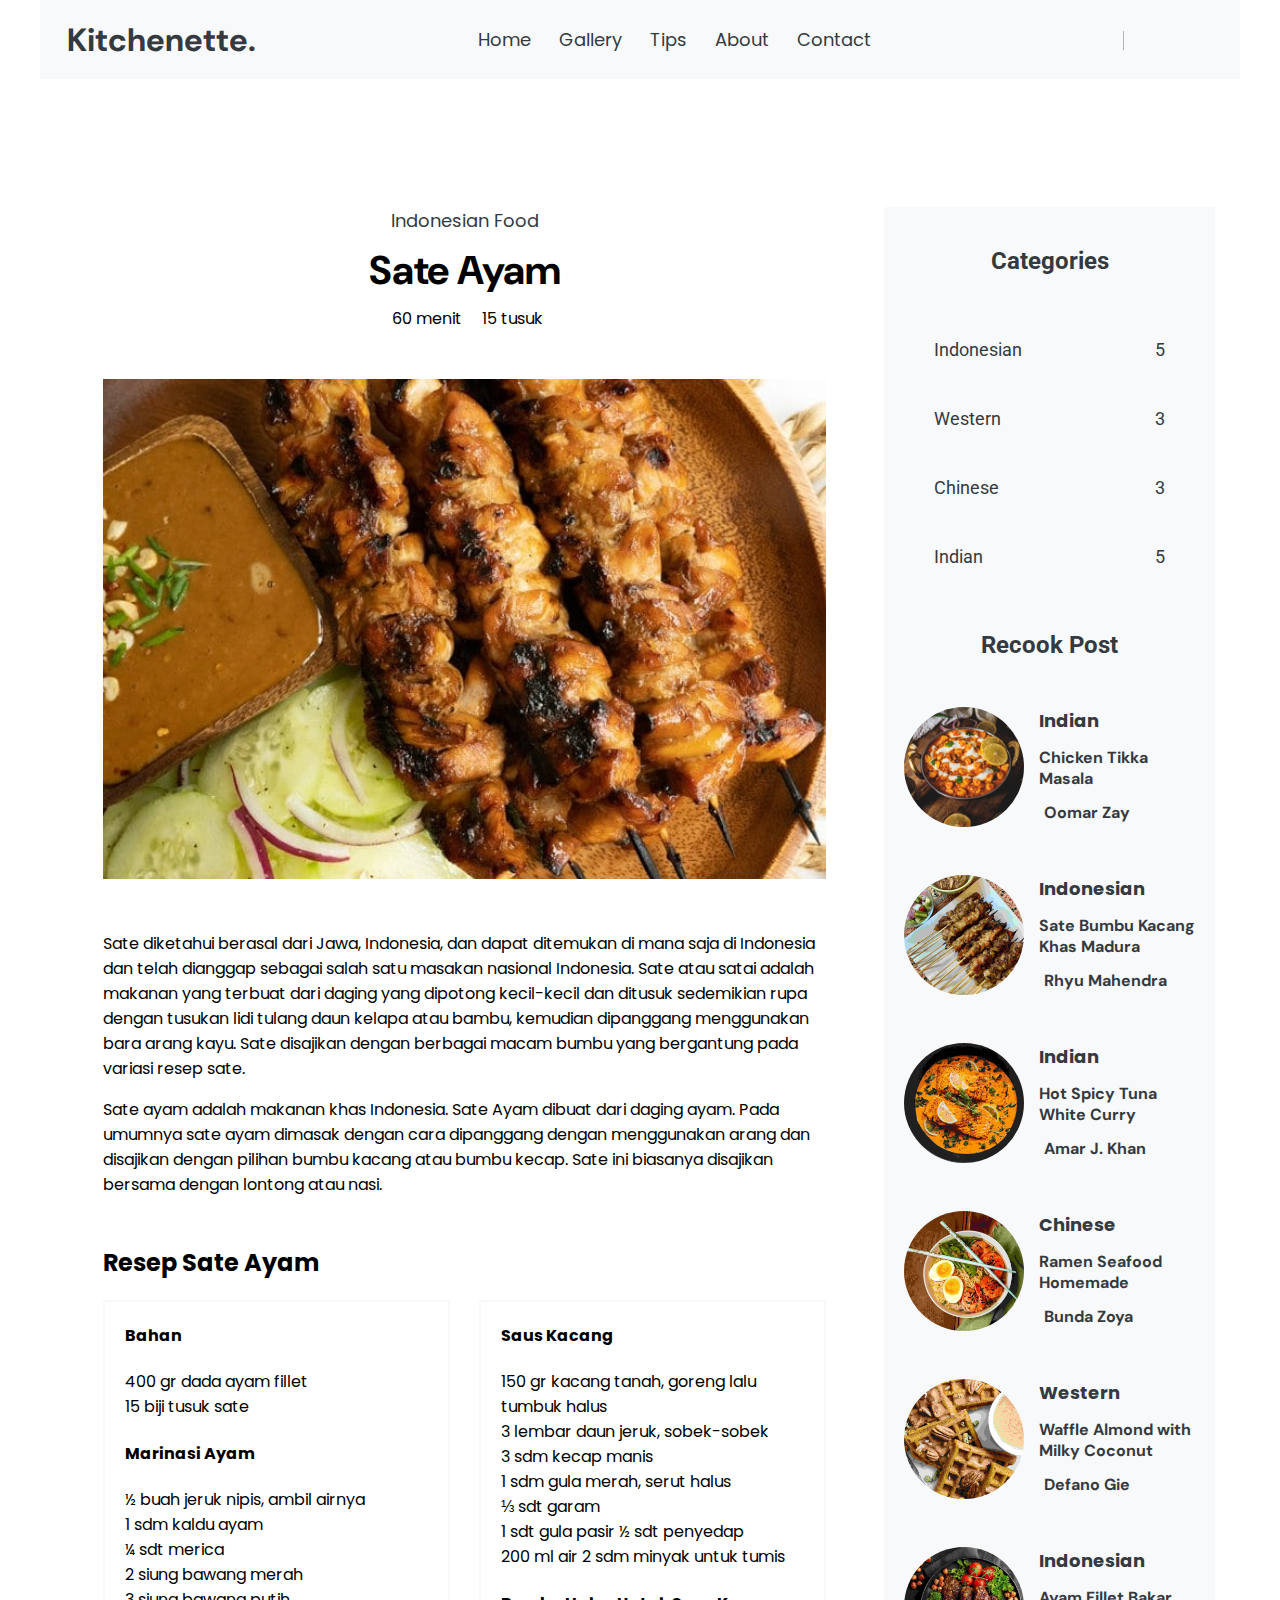
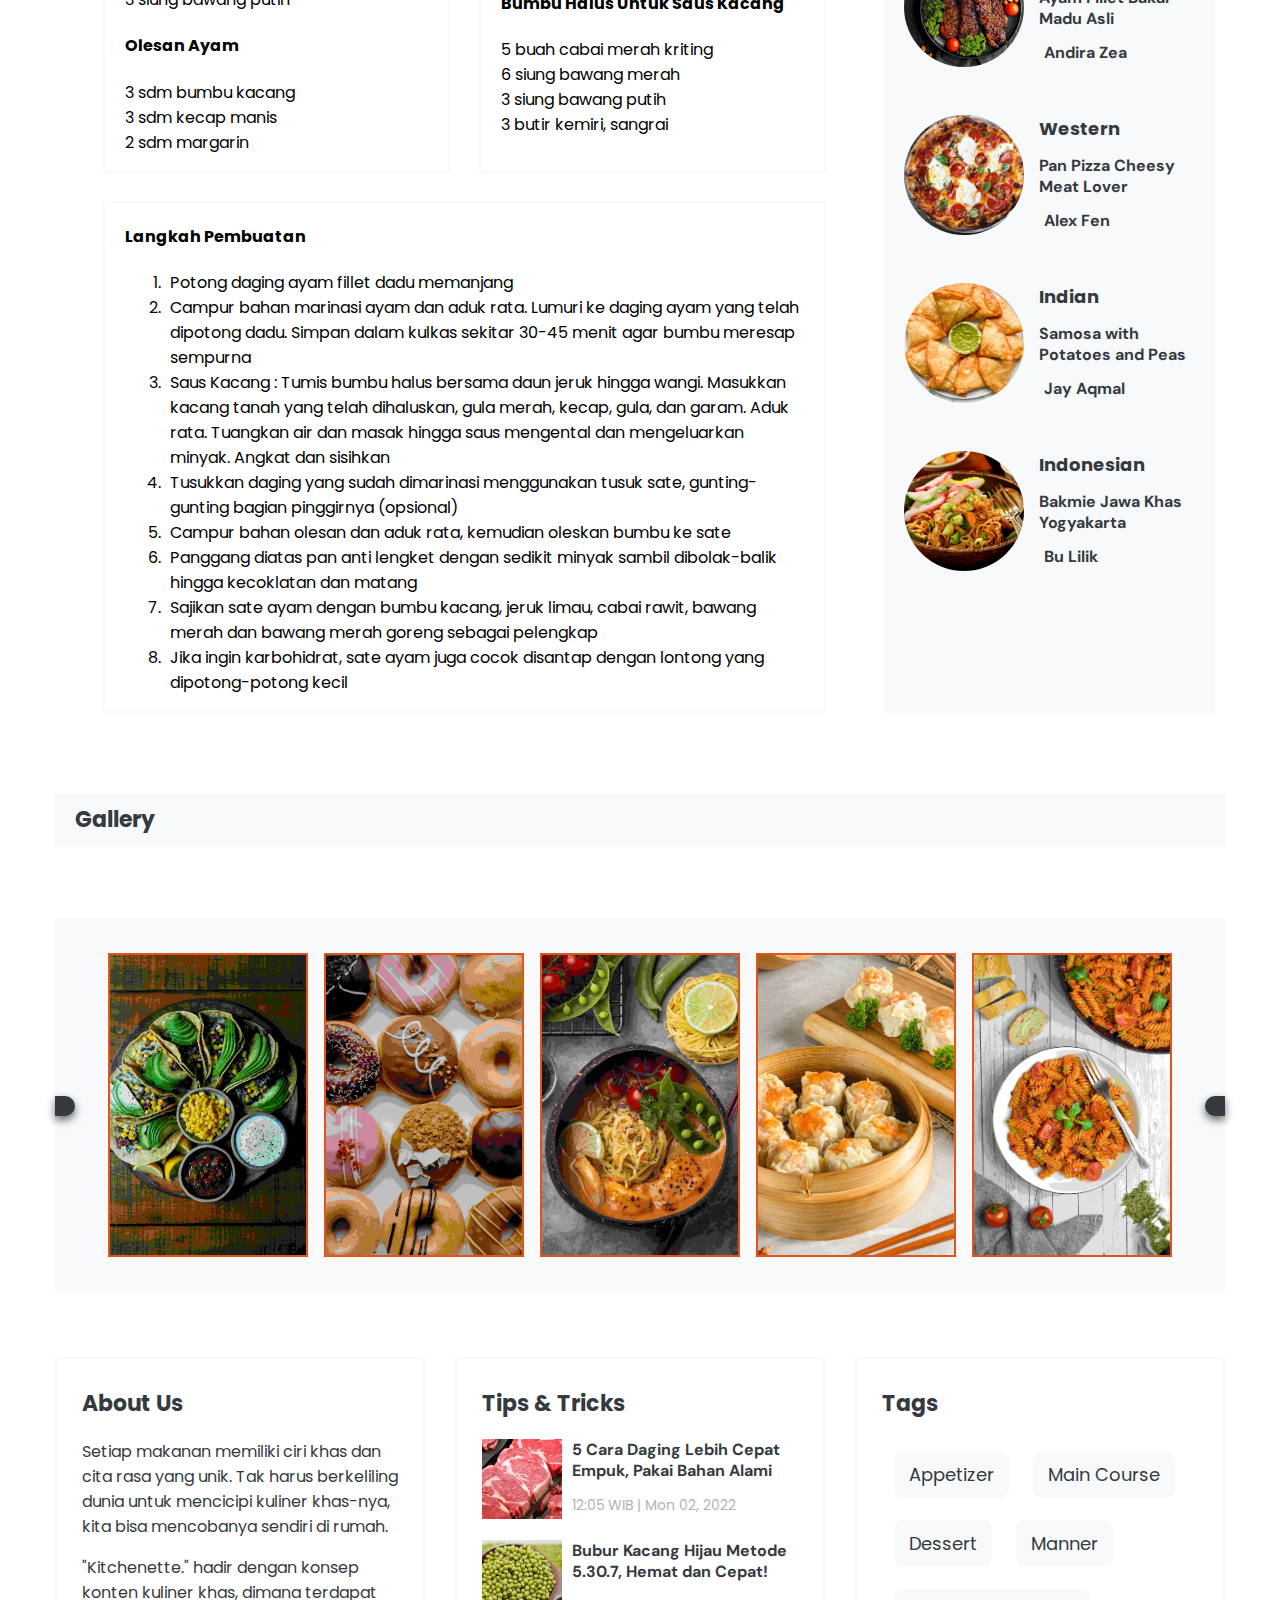
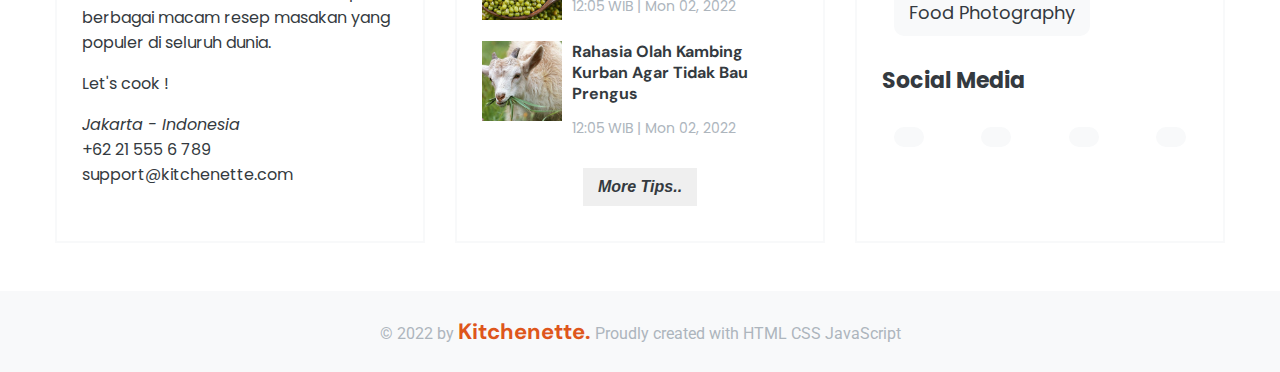
<file: resep-2.html>
<!DOCTYPE html>
<html lang="en">
  <head>
    <meta charset="UTF-8" />
    <meta http-equiv="X-UA-Compatible" content="IE=edge" />
    <meta name="viewport" content="width=device-width, initial-scale=1.0" />
    <title>Kitchenette | Recipe</title>

    <!-- Icon from Fontawesome CDN -->
    <link
      rel="stylesheet"
      href="https://cdnjs.cloudflare.com/ajax/libs/font-awesome/6.1.1/css/all.min.css"
      integrity="sha512-KfkfwYDsLkIlwQp6LFnl8zNdLGxu9YAA1QvwINks4PhcElQSvqcyVLLD9aMhXd13uQjoXtEKNosOWaZqXgel0g=="
      crossorigin="anonymous"
      referrerpolicy="no-referrer"
    />

    <!-- costum style with assets/style.css -->
    <link rel="stylesheet" href="style.css" />
  </head>
  <body id="body">

    <!--------- Header --------->
    <header id="header" class="shadow bg-light sticky">
      <nav class="container navbar">

        <!----- Brand ----->
        <a href="/index.html" class="nav-brand color-dark px-1">Kitchenette.</a>
        <!--x-- Brand --x-->

        <!----- Toggle Button ----->
        <button class="toggle-button">
          <span><i class="fa-solid fa-bars"></i></span>
        </button>
        <!--x-- Toggle Button --x-->

        <!----- Navigation Bar ----->
        <div class="navigation">
          <ul class="navbar-nav">
            <a href="/index.html" class="link">Home</a>
            <a href="#gallery" class="link">Gallery</a>
            <a href="#tips" class="link">Tips</a>
            <a href="#about" class="link">About</a>
            <a href="#contact" class="link">Contact</a>
          </ul>
        </div>
        <!--x-- Navigation Bar --x-->

        <!----- Social Media ----->
        <div class="navigation">
          <ul class="navbar-nav">
            <div class="search-box">
              <a href="" class="link"><i class="fa-solid fa-magnifying-glass"></i></a>
            </div>
            <a href="" class="link"><i class="fa-brands fa-facebook"></i></a>
            <a href="" class="link"><i class="fa-brands fa-twitter"></i></a>
            <a href="" class="link"><i class="fa-brands fa-instagram"></i></a>
            <a href="" class="link"><i class="fa-brands fa-linkedin"></i></a>
          </ul>
        </div>
        <!--x-- Social Media --x-->

      </nav>
    </header>
    <!----x---- Header ----x---->

    <!--------- Main Section --------->
    <!-- [ ada Aside di bagian ini ] -->
    <main id="home">

      <!------- Recipe Section ------->
      <section id="recipe">
        <div class="container">
          <!------- Layout ------->
          <div class="layout">

            <!------- Content ------->
            <div class="content">
              <article id="post">

                <!----- Header ----->
                <div class="text-center">

                  <!-- category -->
                  <a href="#" class="link">
                    Indonesian Food
                  </a>
                  <!-- title -->
                  <h1 class="font-1 text-dark title py-2">
                    Sate Ayam
                  </h1>
                  <!-- info -->
                  <div class="flexbox justify-center font-2 display-2">
                    <p class="pr-2 m-0">
                      <i class="fa-solid fa-clock color-first pr-1"></i>60 menit
                    </p>
                    <p class="m-0">
                      <i class="fa-solid fa-bowl-rice color-first px-1"></i>15 tusuk
                    </p>
                  </div>

                </div>
                <!--x-- Header --x-->

                <!----- Thumbnail ----->
                <div class="mt-3">
                  <img src="/assets/recipe/indonesian-sate.jpg" class="thumbnail" alt="">
                </div>
                <!--x-- Thumbnail --x-->

                <!----- Recipe ----->
                <div class="text-dark display-2 font-2 mt-3">
                  <p>
                    Sate diketahui berasal dari Jawa, Indonesia, dan dapat ditemukan di mana saja di Indonesia dan telah dianggap sebagai salah satu masakan nasional Indonesia. Sate atau satai adalah makanan yang terbuat dari daging yang dipotong kecil-kecil dan ditusuk sedemikian rupa dengan tusukan lidi tulang daun kelapa atau bambu, kemudian dipanggang menggunakan bara arang kayu. Sate disajikan dengan berbagai macam bumbu yang bergantung pada variasi resep sate.
                  </p>
                  <p>
                    Sate ayam adalah makanan khas Indonesia. Sate Ayam dibuat dari daging ayam. Pada umumnya sate ayam dimasak dengan cara dipanggang dengan menggunakan arang dan disajikan dengan pilihan bumbu kacang atau bumbu kecap. Sate ini biasanya disajikan bersama dengan lontong atau nasi.
                  </p>
                  <h2 class="mt-3">Resep Sate Ayam</h2>
                  <div class="flex-column ">
                    <div class="flexbox space-between">
                      <div class="flex-recipe">
                        <h4>Bahan</h4>
                        <p>
                          400 gr dada ayam fillet <br>
                          15 biji tusuk sate <br>
                        </p>
                        <h4>Marinasi Ayam</h4>
                        <p>
                          ½ buah jeruk nipis, ambil airnya <br>
                          1 sdm kaldu ayam <br>
                          ¼ sdt merica <br>
                          2 siung bawang merah <br>
                          3 siung bawang putih <br> 
                        </p>
                        <h4>Olesan Ayam</h4>
                        <p>
                          3 sdm bumbu kacang <br>
                          3 sdm kecap manis <br>
                          2 sdm margarin
                        </p>
                      </div>
                      <div class="flex-recipe">
                        <h4>Saus Kacang</h4>
                        <p>
                          150 gr kacang tanah, goreng lalu tumbuk halus <br>
                          3 lembar daun jeruk, sobek-sobek <br>
                          3 sdm kecap manis <br>
                          1 sdm gula merah, serut halus <br>
                          ⅓ sdt garam <br>
                          1 sdt gula pasir
                          ½ sdt penyedap <br>
                          200 ml air
                          2 sdm minyak untuk tumis
                        </p>
                        <h4>Bumbu Halus Untuk Saus Kacang</h4>
                        <p>
                          5 buah cabai merah kriting <br>
                          6 siung bawang merah <br>
                          3 siung bawang putih <br>
                          3 butir kemiri, sangrai <br>
                        </p>
                      </div>
                    </div>
                    <div class="box">
                      <h4>Langkah Pembuatan</h4>
                      <ol>
                        <li>Potong daging ayam fillet dadu memanjang</li>
                        <li>Campur bahan marinasi ayam dan aduk rata. Lumuri ke daging ayam yang telah dipotong dadu. Simpan dalam kulkas sekitar 30-45 menit agar bumbu meresap sempurna</li>
                        <li>Saus Kacang : Tumis bumbu halus bersama daun jeruk hingga wangi. Masukkan kacang tanah yang telah dihaluskan, gula merah, kecap, gula, dan garam. Aduk rata. Tuangkan air dan masak hingga saus mengental dan mengeluarkan minyak. Angkat dan sisihkan</li>
                        <li>Tusukkan daging yang sudah dimarinasi menggunakan tusuk sate, gunting-gunting bagian pinggirnya (opsional)</li>
                        <li>Campur bahan olesan dan aduk rata, kemudian oleskan bumbu ke sate</li>
                        <li>Panggang diatas pan anti lengket dengan sedikit minyak sambil dibolak-balik hingga kecoklatan dan matang</li>
                        <li>Sajikan sate ayam dengan bumbu kacang, jeruk limau, cabai rawit, bawang merah dan bawang merah goreng sebagai pelengkap</li>
                        <li>Jika ingin karbohidrat, sate ayam juga cocok disantap dengan lontong yang dipotong-potong kecil</li>
                      </ol>
                    </div>
                  </div>
                  
                  
                </div>
                <!--x-- Recipe --x-->
      
              </article>
            </div>
            <!---x--- Content ---x--->

            <!------- Aside ------->
            <aside id="aside" class="px-2">
              <div class="aside-post">

                <!----- Category ----->
                <section class="category">
                  <h2 class="text-center color-dark mb-3">Categories</h2>
                  <!------->
                  <a href="#" class="flexbox space-between color-dark">
                    <span>Indonesian</span>
                    <span>5</span>
                  </a>
                  <a href="#" class="flexbox space-between color-dark">
                    <span>Western</span>
                    <span>3</span>
                  </a>
                  <a href="#" class="flexbox space-between color-dark">
                    <span>Chinese</span>
                    <span>3</span>
                  </a>
                  <a href="#" class="flexbox space-between color-dark">
                    <span>Indian</span>
                    <span>5</span>
                  </a>
                </section>
                <!--x-- Category --x-->

                <!----- Recook ----->
                <section class="recook mt-3">
                  <h2 class="text-center color-dark mb-3">Recook Post</h2>
                  <div class="flex-column">
                    <!------------------------>
                    <div class="flex-row mb-3">
                      <div class="flex-1">
                        <div class="img-recook">
                          <a href="#">
                            <img src="/assets/recook/Indian - Tikka Masala.jpeg" class="rounded" alt="">
                          </a>
                        </div>
                      </div>
                      <div class="flex-2 font-1 color-dark ml-1">
                        <div class="recook-item">
                          <a href="#" class="recipe-link">
                            Indian
                          </a>
                          <h2 class="display-2">
                            Chicken Tikka Masala
                          </h2>
                          <a>
                            <i class="fa-solid fa-user color-first pr-1"></i> Oomar Zay
                          </a>
                        </div>
                      </div>
                    </div>
                    <!------------------------>
                    <div class="flex-row mb-3">
                      <div class="flex-1">
                        <div class="img-recook">
                          <a href="#">
                            <img src="/assets/recook/Indonesian - Sate Ayam.jpg" class="rounded" alt="">
                          </a>
                        </div>
                      </div>
                      <div class="flex-2 font-1 color-dark ml-1">
                        <div class="recook-item">
                          <a href="#" class="recipe-link">
                            Indonesian
                          </a>
                          <h2 class="display-2">
                            Sate Bumbu Kacang Khas Madura
                          </h2>
                          <a>
                            <i class="fa-solid fa-user color-first pr-1"></i> Rhyu Mahendra
                          </a>
                        </div>
                      </div>
                    </div>
                    <!------------------------>
                    <div class="flex-row mb-3">
                      <div class="flex-1">
                        <div class="img-recook">
                          <a href="#">
                            <img src="/assets/recook/Indian - Tuna Curry.jpg" class="rounded" alt="">
                          </a>
                        </div>
                      </div>
                      <div class="flex-2 font-1 color-dark ml-1">
                        <div class="recook-item">
                          <a href="#" class="recipe-link">
                            Indian
                          </a>
                          <h2 class="display-2">
                            Hot Spicy Tuna White Curry 
                          </h2>
                          <a>
                            <i class="fa-solid fa-user color-first pr-1"></i> Amar J. Khan
                          </a>
                        </div>
                      </div>
                    </div>
                    <!------------------------>
                    <div class="flex-row mb-3">
                      <div class="flex-1">
                        <div class="img-recook">
                          <a href="#">
                            <img src="/assets/recook/Chinese - Ramen.jpg" class="rounded" alt="">
                          </a>
                        </div>
                      </div>
                      <div class="flex-2 font-1 color-dark ml-1">
                        <div class="recook-item">
                          <a href="#" class="recipe-link">
                            Chinese
                          </a>
                          <h2 class="display-2">
                            Ramen Seafood Homemade
                          </h2>
                          <a>
                            <i class="fa-solid fa-user color-first pr-1"></i> Bunda Zoya
                          </a>
                        </div>
                      </div>
                    </div>
                    <!------------------------>
                    <div class="flex-row mb-3">
                      <div class="flex-1">
                        <div class="img-recook">
                          <a href="#">
                            <img src="/assets/recook/Western - Waffle.jpg" class="rounded" alt="">
                          </a>
                        </div>
                      </div>
                      <div class="flex-2 font-1 color-dark ml-1">
                        <div class="recook-item">
                          <a href="#" class="recipe-link">
                            Western
                          </a>
                          <h2 class="display-2">
                            Waffle Almond with Milky Coconut
                          </h2>
                          <a>
                            <i class="fa-solid fa-user color-first pr-1"></i> Defano Gie
                          </a>
                        </div>
                      </div>
                    </div>
                    <!------------------------>
                    <div class="flex-row mb-3">
                      <div class="flex-1">
                        <div class="img-recook">
                          <a href="#">
                            <img src="/assets/recook/Indonesian - Ayam Bakar Madu.jpg" class="rounded" alt="">
                          </a>
                        </div>
                      </div>
                      <div class="flex-2 font-1 color-dark ml-1">
                        <div class="recook-item">
                          <a href="#" class="recipe-link">
                            Indonesian
                          </a>
                          <h2 class="display-2">
                            Ayam Fillet Bakar Madu Asli
                          </h2>
                          <a>
                            <i class="fa-solid fa-user color-first pr-1"></i> Andira Zea
                          </a>
                        </div>
                      </div>
                    </div>
                    <!------------------------>
                    <div class="flex-row mb-3">
                      <div class="flex-1">
                        <div class="img-recook">
                          <a href="#">
                            <img src="/assets/recook/Western - Pizza.jpeg" class="rounded" alt="">
                          </a>
                        </div>
                      </div>
                      <div class="flex-2 font-1 color-dark ml-1">
                        <div class="recook-item">
                          <a href="#" class="recipe-link">
                            Western
                          </a>
                          <h2 class="display-2">
                            Pan Pizza Cheesy Meat Lover
                          </h2>
                          <a>
                            <i class="fa-solid fa-user color-first pr-1"></i> Alex Fen
                          </a>
                        </div>
                      </div>
                    </div>
                    <!------------------------>
                    <div class="flex-row mb-3">
                      <div class="flex-1">
                        <div class="img-recook">
                          <a href="#">
                            <img src="/assets/recook/Indian - Samosas with Potatoes and Peas.jpg" class="rounded" alt="">
                          </a>
                        </div>
                      </div>
                      <div class="flex-2 font-1 color-dark ml-1">
                        <div class="recook-item">
                          <a href="#" class="recipe-link">
                            Indian
                          </a>
                          <h2 class="display-2">
                            Samosa with Potatoes and Peas
                          </h2>
                          <a>
                            <i class="fa-solid fa-user color-first pr-1"></i> Jay Aqmal
                          </a>
                        </div>
                      </div>
                    </div>
                    <!------------------------>
                    <div class="flex-row">
                      <div class="flex-1">
                        <div class="img-recook">
                          <a href="#">
                            <img src="/assets/recook/Indonesian - Bakmie Jawa Khas Yogya.jpg" class="rounded" alt="">
                          </a>
                        </div>
                      </div>
                      <div class="flex-2 font-1 color-dark ml-1">
                        <div class="recook-item">
                          <a href="#" class="recipe-link">
                            Indonesian
                          </a>
                          <h2 class="display-2">
                            Bakmie Jawa Khas Yogyakarta
                          </h2>
                          <a>
                            <i class="fa-solid fa-user color-first pr-1"></i> Bu Lilik
                          </a>
                        </div>
                      </div>
                    </div>
                    <!------------------------>
                  </div>
                </section>
                <!--x-- Recook --x-->
                
              </div>
            </aside>
            <!---x--- Aside ---x--->

          </div>
          <!---x--- Layout ---x--->
        </div>
      </section>
      <!---x--- Recipe Section ---x--->

      <!------- Gallery Section ------->
      <section id="gallery">
        <div class="container">
          <h1 class="font-2 display-1 color-dark gallery-highlight">Gallery</h1>
          <div class="gallery">

            <!----- prev [<] ----->
            <div class="prev-btn" onclick="prev()">
              <i class="fa-solid fa-circle-chevron-left"></i>
            </div>
            <!--x-- prev [<] --x-->

            <!----- Slide Section ----->
            <div id="slide">
              <!----- Slide 1 ----->
              <div class="slide-item">
                <div class="inner">
                  <a href="#">
                    <img src="/assets/galeri/avocado-tacos.jpg" class="img-slide" alt="">
                  </a>
                </div>
              </div>
              <!--x-- Slide 1 --x-->
              <!----- Slide 2 ----->
              <div class="slide-item">
                <div class="inner">
                  <a href="#">
                    <img src="/assets/galeri/donat.jpg" class="img-slide" alt="">
                  </a>
                </div>
              </div>
              <!--x-- Slide 2 --x-->
              <!----- Slide 3 ----->
              <div class="slide-item">
                <div class="inner">
                  <a href="#">
                    <img src="/assets/galeri/curry-noodle.jpg" class="img-slide" alt="">
                  </a>
                </div>
              </div>
              <!--x-- Slide 3 --x-->
              <!----- Slide 4 ----->
              <div class="slide-item">
                <div class="inner">
                  <a href="#">
                    <img src="/assets/galeri/salmon-dimsum.jpg" class="img-slide" alt="">
                  </a>
                </div>
              </div>
              <!--x-- Slide 4 --x-->
              <!----- Slide 5 ----->
              <div class="slide-item">
                <div class="inner">
                  <a href="#">
                    <img src="/assets/galeri/bolognese-pasta.jpg" class="img-slide" alt="">
                  </a>
                </div>
              </div>
              <!--x-- Slide 5 --x-->
              <!----- Slide 6 ----->
              <div class="slide-item">
                <div class="inner">
                  <a href="#">
                    <img src="/assets/galeri/prawn-curry.jpg" class="img-slide" alt="">
                  </a>
                </div>
              </div>
              <!--x-- Slide 6 --x-->
              <!----- Slide 7 ----->
              <div class="slide-item">
                <div class="inner">
                  <a href="#">
                    <img src="/assets/galeri/hakau-udang.jpg" class="img-slide" alt="">
                  </a>
                </div>
              </div>
              <!--x-- Slide 7 --x-->
              <!----- Slide 8 ----->
              <div class="slide-item">
                <div class="inner">
                  <a href="#">
                    <img src="/assets/galeri/creamy-meatball.jpg" class="img-slide" alt="">
                  </a>
                </div>
              </div>
              <!--x-- Slide 8 --x-->
              <!----- Slide 9 ----->
              <div class="slide-item">
                <div class="inner">
                  <a href="#">
                    <img src="/assets/galeri/pastel.jpg" class="img-slide" alt="">
                  </a>
                </div>
              </div>
              <!--x-- Slide 9 --x-->
              <!----- Slide 10 ----->
              <div class="slide-item">
                <div class="inner">
                  <a href="#">
                    <img src="/assets/galeri/ayam-asam-manis.jpg" class="img-slide" alt="">
                  </a>
                </div>
              </div>
              <!--x-- Slide 10 --x-->
              <!----- Slide 11 ----->
              <div class="slide-item">
                <div class="inner">
                  <a href="#">
                    <img src="/assets/galeri/apple-pie.jpg" class="img-slide" alt="">
                  </a>
                </div>
              </div>
              <!--x-- Slide 11 --x-->
              <!----- Slide 12 ----->
              <div class="slide-item">
                <div class="inner">
                  <a href="#">
                    <img src="/assets/galeri/beef-steak.jpg" class="img-slide" alt="">
                  </a>
                </div>
              </div>
              <!--x-- Slide 12 --x-->
              <!----- Slide 13 ----->
              <div class="slide-item">
                <div class="inner">
                  <a href="#">
                    <img src="/assets/galeri/sate-padang.jpg" class="img-slide" alt="">
                  </a>
                </div>
              </div>
              <!--x-- Slide 13 --x-->
              <!----- Slide 14 ----->
              <div class="slide-item">
                <div class="inner">
                  <a href="#">
                    <img src="/assets/galeri/beef-samosa.jpg" class="img-slide" alt="">
                  </a>
                </div>
              </div>
              <!--x-- Slide 14 --x-->
              <!----- Slide 15 ----->
              <div class="slide-item">
                <div class="inner">
                  <a href="#">
                    <img src="/assets/galeri/sate-lilit.jpg" class="img-slide" alt="">
                  </a>
                </div>
              </div>
              <!--x-- Slide 15 --x-->
            </div>
            <!--x-- Slide Section --x-->

            <!----- [>] next ----->
            <div class="next-btn" onclick="next()">
              <i class="fa-solid fa-circle-chevron-right"></i>
            </div>
            <!--x-- [>] next --x-->

          </div>
        </div>
      </section>
      <!---x--- Gallery Section ---x--->

    </main>
    <!-----x--- Main Section ---x----->

    <!--------- Footer --------->
    <footer id="footer">

      <!----- Footer Content ----->
      <div class="container mb-3">
        <div class="flexbox flex-1 space-between">

          <!----- About ----->
          <div class="flex-footer color-dark">
            <div id="about">
              <h2 class="display-1 font-2">About Us</h2>
            </div>
            <div class="font-2">
              <p>
                Setiap makanan memiliki ciri khas dan cita rasa yang unik. Tak harus berkeliling dunia untuk mencicipi kuliner khas-nya, kita bisa mencobanya sendiri di rumah.
              </p>
              <p>
                "Kitchenette." hadir dengan konsep konten kuliner khas, dimana terdapat berbagai macam resep masakan yang populer di seluruh dunia.
              </p>
              <p>Let's cook !</p>
              <address><i class="fa-solid fa-location-dot color-first"></i> Jakarta - Indonesia</address>
              <div class="phone"><i class="fa-solid fa-phone color-first"></i> +62 21 555 6 789</div>
              <div class="email"><i class="fa-solid fa-envelope color-first"></i> support@kitchenette.com</div>
            </div>
          </div>
          <!--x-- About --x-->

          <!----- Tips ----->
          <div class="flex-footer">
            <div id="tips">
              <h2 class="display-1 font-2 color-dark">Tips & Tricks</h2>
            </div>
            <div class="flex-column">

              <!-- tips1 -->
              <div class="flex-row mb-2">
                <div class="flex-1">
                  <div class="img-tips">
                    <a href="#">
                      <img src=assets/tips/fresh-meat.jpg alt="">
                    </a>
                  </div>
                </div>
                <div class="flex-2">
                  <a href="#" class="font-1 display-2 color-dark"> 5 Cara Daging Lebih Cepat Empuk, Pakai Bahan Alami</a>
                  <p class="font-2 color-disabled display-3">
                    <span><i class="fa-solid fa-clock color-first"></i> 12:05 WIB | Mon 02, 2022</span>
                  </p>
                </div>
              </div>
              <!--x-- tips1 --x-->

              <!-- tips2 -->
              <div class="flex-row mb-2">
                <div class="flex-1">
                  <div class="img-tips">
                    <a href="#">
                      <img src="/assets/tips/kacang-hijau.jpeg" alt="">
                    </a>
                  </div>
                </div>
                <div class="flex-2">
                  <a href="#" class="font-1 display-2 color-dark"> Bubur Kacang Hijau Metode 5.30.7, Hemat dan Cepat!</a>
                  <p class="font-2 color-disabled display-3">
                    <span><i class="fa-solid fa-clock color-first"></i> 12:05 WIB | Mon 02, 2022</span>
                  </p>
                </div>
              </div>
              <!--x-- tips2 --x-->

              <!-- tips3 -->
              <div class="flex-row mb-2">
                <div class="flex-1">
                  <div class="img-tips">
                    <a href="#">
                      <img src="/assets/tips/kambing-kurban.jpg" alt="">
                    </a>
                  </div>
                </div>
                <div class="flex-2">
                  <a href="#" class="font-1 display-2 color-dark"> Rahasia Olah Kambing Kurban Agar Tidak Bau Prengus</a>
                  <p class="font-2 color-disabled display-3">
                    <span><i class="fa-solid fa-clock color-first"></i> 12:05 WIB | Mon 02, 2022</span>
                  </p>
                </div>
              </div>
              <!--x-- tips3 --x-->

              <!----- moretips ----->
              <div class="text-center">
                <button class="btn-square color-dark display-2 mt-1"><strong><em>More Tips..</em></strong></button>
              </div>
              <!--x-- moretips --x-->

            </div>
          </div>
          <!--x-- Tips --x-->

          <!----- Tags & Social ----->
          <div class="flex-footer color-dark">
            <div class="flex-column">

              <!----- Tags ----->
              <h2 class="display-1 font-2">Tags</h2>
              <div class="flex-row flex-wrap">
                <a href="#" class="link btn bg-light">Appetizer</a>
                <a href="#" class="link btn bg-light">Main Course</a>
                <a href="#" class="link btn bg-light">Dessert</a>
                <a href="#" class="link btn bg-light">Manner</a>
                <a href="#" class="link btn bg-light">Food Photography</a>
              </div>
              <!--x-- Tags --x-->

              <!----- Social Media ----->
              <h2 class="display-1 font-2">Social Media</h2>
              <div class="flex-row space-between">
                <a href="#" class="link btn bg-light"><i class="fab fa-facebook-f text-center"></i></a>
                <a href="#" class="link btn bg-light"><i class="fab fa-twitter text-center"></i></a>
                <a href="#" class="link btn bg-light"><i class="fab fa-instagram text-center"></i></a>
                <a href="#" class="link btn bg-light"><i class="fab fa-youtube text-center"></i></a>
              </div>
              <!--x-- Social Media --x-->

            </div>
          </div>
          <!--x-- Tags & Social --x-->

        </div>
      </div>
      <!--x-- Footer Content --x-->

      <!----- Copyright ----->
      <div class="copyright color-disabled">
        <p>
          &#169 2022 by <a href="#header" class="color-first font-1 display-1"> Kitchenette. </a> 
          <span> Proudly created with HTML CSS JavaScript</span>
        </p>
      </div>
      <!--x-- Copyright --x-->

    </footer>
    <!------x--- Footer ---x------>

    <!-- Costum Javascript by script.js -->
    <script src="script.js"></script>
  </body>
</html>
</file>
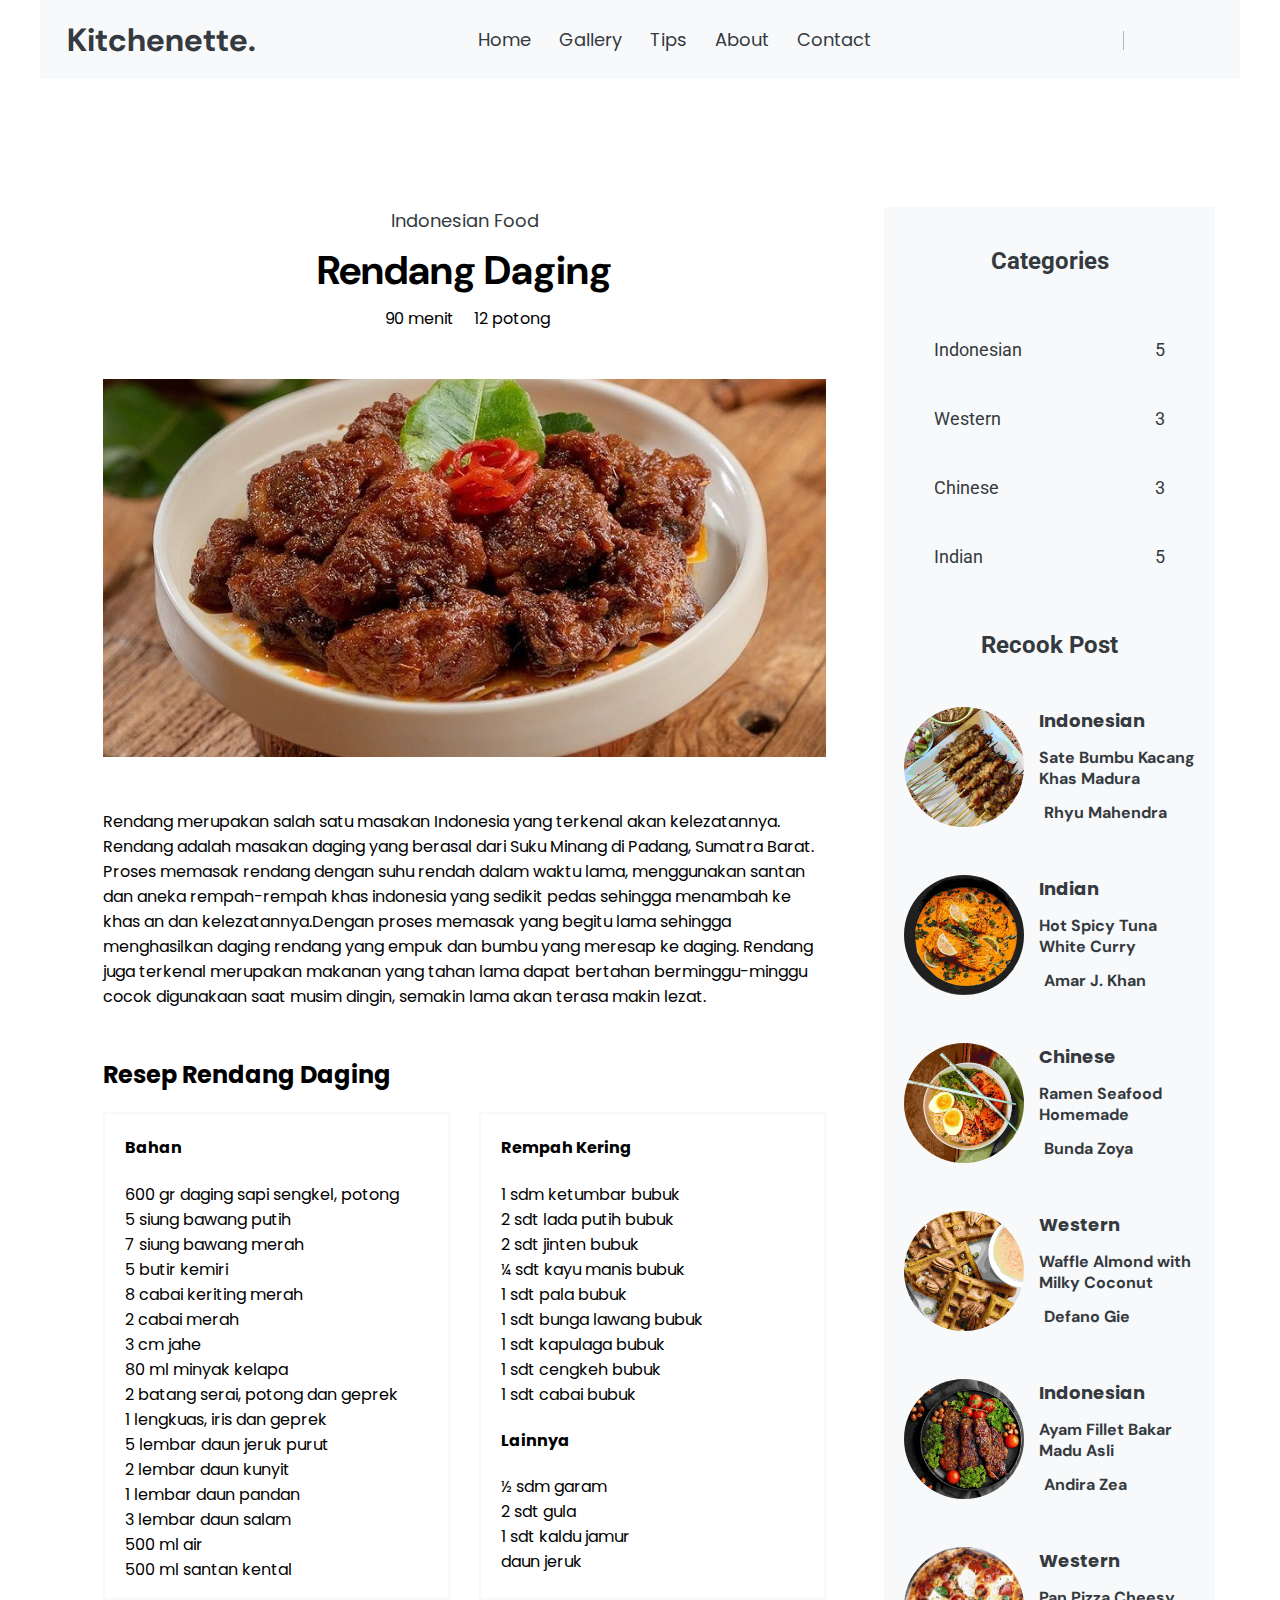
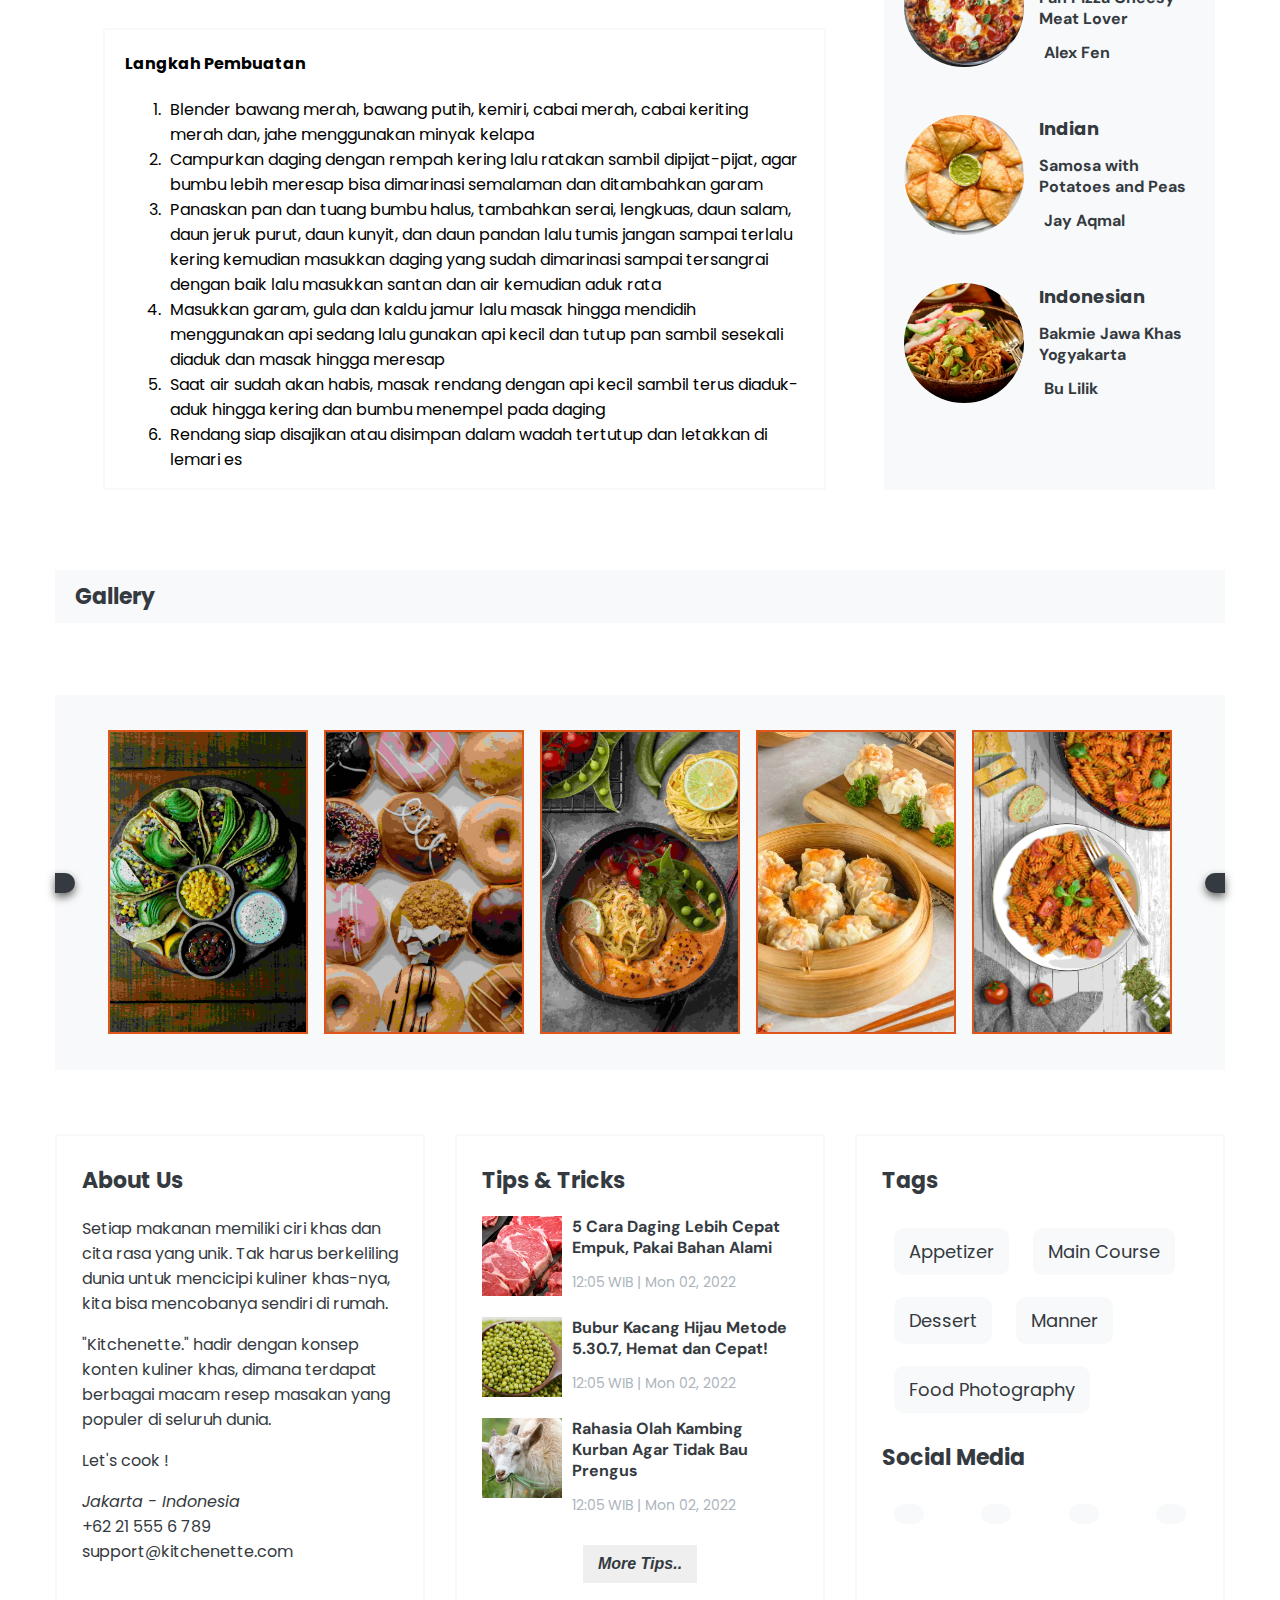
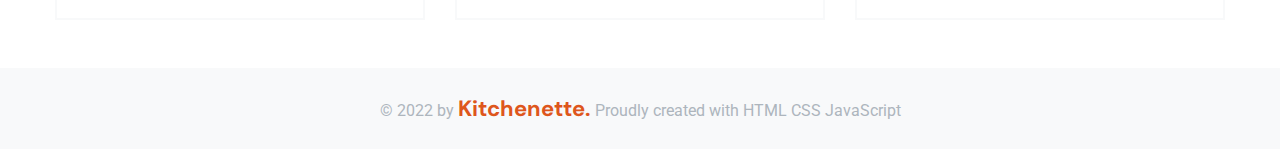
<file: resep-3.html>
<!DOCTYPE html>
<html lang="en">
  <head>
    <meta charset="UTF-8" />
    <meta http-equiv="X-UA-Compatible" content="IE=edge" />
    <meta name="viewport" content="width=device-width, initial-scale=1.0" />
    <title>Kitchenette | Recipe</title>

    <!-- Icon from Fontawesome CDN -->
    <link
      rel="stylesheet"
      href="https://cdnjs.cloudflare.com/ajax/libs/font-awesome/6.1.1/css/all.min.css"
      integrity="sha512-KfkfwYDsLkIlwQp6LFnl8zNdLGxu9YAA1QvwINks4PhcElQSvqcyVLLD9aMhXd13uQjoXtEKNosOWaZqXgel0g=="
      crossorigin="anonymous"
      referrerpolicy="no-referrer"
    />

    <!-- costum style with assets/style.css -->
    <link rel="stylesheet" href="style.css" />
  </head>
  <body id="body">

    <!--------- Header --------->
    <header id="header" class="shadow bg-light sticky">
      <nav class="container navbar">

        <!----- Brand ----->
        <a href="/index.html" class="nav-brand color-dark px-1">Kitchenette.</a>
        <!--x-- Brand --x-->

        <!----- Toggle Button ----->
        <button class="toggle-button">
          <span><i class="fa-solid fa-bars"></i></span>
        </button>
        <!--x-- Toggle Button --x-->

        <!----- Navigation Bar ----->
        <div class="navigation">
          <ul class="navbar-nav">
            <a href="/index.html" class="link">Home</a>
            <a href="#gallery" class="link">Gallery</a>
            <a href="#tips" class="link">Tips</a>
            <a href="#about" class="link">About</a>
            <a href="#contact" class="link">Contact</a>
          </ul>
        </div>
        <!--x-- Navigation Bar --x-->

        <!----- Social Media ----->
        <div class="navigation">
          <ul class="navbar-nav">
            <div class="search-box">
              <a href="" class="link"><i class="fa-solid fa-magnifying-glass"></i></a>
            </div>
            <a href="" class="link"><i class="fa-brands fa-facebook"></i></a>
            <a href="" class="link"><i class="fa-brands fa-twitter"></i></a>
            <a href="" class="link"><i class="fa-brands fa-instagram"></i></a>
            <a href="" class="link"><i class="fa-brands fa-linkedin"></i></a>
          </ul>
        </div>
        <!--x-- Social Media --x-->

      </nav>
    </header>
    <!----x---- Header ----x---->

    <!--------- Main Section --------->
    <!-- [ ada Aside di bagian ini ] -->
    <main id="home">

      <!------- Recipe Section ------->
      <section id="recipe">
        <div class="container">
          <!------- Layout ------->
          <div class="layout">

            <!------- Content ------->
            <div class="content">
              <article id="post">

                <!----- Header ----->
                <div class="text-center">

                  <!-- category -->
                  <a href="#" class="link">
                    Indonesian Food
                  </a>
                  <!-- title -->
                  <h1 class="font-1 text-dark title py-2">
                    Rendang Daging
                  </h1>
                  <!-- info -->
                  <div class="flexbox justify-center font-2 display-2">
                    <p class="pr-2 m-0">
                      <i class="fa-solid fa-clock color-first pr-1"></i>90 menit
                    </p>
                    <p class="m-0">
                      <i class="fa-solid fa-bowl-rice color-first px-1"></i>12 potong
                    </p>
                  </div>

                </div>
                <!--x-- Header --x-->

                <!----- Thumbnail ----->
                <div class="mt-3">
                  <img src="/assets/recipe/indonesian-rendang.jpg" class="thumbnail" alt="">
                </div>
                <!--x-- Thumbnail --x-->

                <!----- Recipe ----->
                <div class="text-dark display-2 font-2 mt-3">
                  <p>
                    Rendang merupakan salah satu masakan Indonesia yang terkenal akan kelezatannya. Rendang adalah masakan daging yang berasal dari Suku Minang di Padang, Sumatra Barat. Proses memasak rendang dengan suhu rendah dalam waktu lama, menggunakan santan dan aneka rempah-rempah khas indonesia yang sedikit pedas sehingga menambah ke khas an dan kelezatannya.Dengan proses memasak yang begitu lama sehingga menghasilkan daging rendang yang empuk dan bumbu yang meresap ke daging. Rendang juga terkenal merupakan makanan yang tahan lama dapat bertahan berminggu-minggu cocok digunakaan saat musim dingin, semakin lama akan terasa makin lezat.
                  </p>
                  <h2 class="mt-3">Resep Rendang Daging</h2>
                  <div class="flex-column ">
                    <div class="flexbox space-between">
                      <div class="flex-recipe">
                        <h4>Bahan</h4>
                        <p>
                          600 gr daging sapi sengkel, potong <br>
                          5 siung bawang putih <br>
                          7 siung bawang merah <br>
                          5 butir kemiri <br>
                          8 cabai keriting merah <br>
                          2 cabai merah <br>
                          3 cm jahe <br>
                          80 ml minyak kelapa <br>
                          2 batang serai, potong dan geprek <br>
                          1 lengkuas, iris dan geprek <br>
                          5 lembar daun jeruk purut <br>
                          2 lembar daun kunyit <br>
                          1 lembar daun pandan <br>
                          3 lembar daun salam <br>
                          500 ml air <br>
                          500 ml santan kental <br>
                        </p>
                      </div>
                      <div class="flex-recipe">
                        <h4>Rempah Kering</h4>
                        <p>
                          1 sdm ketumbar bubuk <br>
                          2 sdt lada putih bubuk <br>
                          2 sdt jinten bubuk <br>
                          ¼ sdt kayu manis bubuk <br>
                          1 sdt pala bubuk <br>
                          1 sdt bunga lawang bubuk <br>
                          1 sdt kapulaga bubuk <br>
                          1 sdt cengkeh bubuk <br>
                          1 sdt cabai bubuk <br>
                        </p>
                        <h4>Lainnya</h4>
                        <p>
                          ½ sdm garam <br>
                          2 sdt gula <br>
                          1 sdt kaldu jamur <br>
                          daun jeruk <br>
                        </p>
                      </div>
                    </div>
                    <div class="box">
                      <h4>Langkah Pembuatan</h4>
                      <ol>
                        <li>Blender bawang merah, bawang putih, kemiri, cabai merah, cabai keriting merah dan, jahe menggunakan minyak kelapa</li>
                        <li>Campurkan daging dengan rempah kering lalu ratakan sambil dipijat-pijat, agar bumbu lebih meresap bisa dimarinasi semalaman dan ditambahkan garam</li>
                        <li>Panaskan pan dan tuang bumbu halus, tambahkan serai, lengkuas, daun salam, daun jeruk purut, daun kunyit, dan daun pandan lalu tumis jangan sampai terlalu kering kemudian masukkan daging yang sudah dimarinasi sampai tersangrai dengan baik lalu masukkan santan dan air kemudian aduk rata</li>
                        <li> Masukkan garam, gula dan kaldu jamur lalu masak hingga mendidih menggunakan api sedang lalu gunakan api kecil dan tutup pan sambil sesekali diaduk dan masak hingga meresap</li>
                        <li>Saat air sudah akan habis, masak rendang dengan api kecil sambil terus diaduk-aduk hingga kering dan bumbu menempel pada daging</li>
                        <li>Rendang siap disajikan atau disimpan dalam wadah tertutup dan letakkan di lemari es</li>
                      </ol>
                    </div>
                  </div>
                  
                  
                </div>
                <!--x-- Recipe --x-->
      
              </article>
            </div>
            <!---x--- Content ---x--->

            <!------- Aside ------->
            <aside id="aside" class="px-2">
              <div class="aside-post">

                <!----- Category ----->
                <section class="category">
                  <h2 class="text-center color-dark mb-3">Categories</h2>
                  <!------->
                  <a href="#" class="flexbox space-between color-dark">
                    <span>Indonesian</span>
                    <span>5</span>
                  </a>
                  <a href="#" class="flexbox space-between color-dark">
                    <span>Western</span>
                    <span>3</span>
                  </a>
                  <a href="#" class="flexbox space-between color-dark">
                    <span>Chinese</span>
                    <span>3</span>
                  </a>
                  <a href="#" class="flexbox space-between color-dark">
                    <span>Indian</span>
                    <span>5</span>
                  </a>
                </section>
                <!--x-- Category --x-->

                <!----- Recook ----->
                <section class="recook mt-3">
                  <h2 class="text-center color-dark mb-3">Recook Post</h2>
                  <div class="flex-column">
                    <!------------------------>
                    <div class="flex-row mb-3">
                      <div class="flex-1">
                        <div class="img-recook">
                          <a href="#">
                            <img src="/assets/recook/Indonesian - Sate Ayam.jpg" class="rounded" alt="">
                          </a>
                        </div>
                      </div>
                      <div class="flex-2 font-1 color-dark ml-1">
                        <div class="recook-item">
                          <a href="#" class="recipe-link">
                            Indonesian
                          </a>
                          <h2 class="display-2">
                            Sate Bumbu Kacang Khas Madura
                          </h2>
                          <a>
                            <i class="fa-solid fa-user color-first pr-1"></i> Rhyu Mahendra
                          </a>
                        </div>
                      </div>
                    </div>
                    <!------------------------>
                    <div class="flex-row mb-3">
                      <div class="flex-1">
                        <div class="img-recook">
                          <a href="#">
                            <img src="/assets/recook/Indian - Tuna Curry.jpg" class="rounded" alt="">
                          </a>
                        </div>
                      </div>
                      <div class="flex-2 font-1 color-dark ml-1">
                        <div class="recook-item">
                          <a href="#" class="recipe-link">
                            Indian
                          </a>
                          <h2 class="display-2">
                            Hot Spicy Tuna White Curry 
                          </h2>
                          <a>
                            <i class="fa-solid fa-user color-first pr-1"></i> Amar J. Khan
                          </a>
                        </div>
                      </div>
                    </div>
                    <!------------------------>
                    <div class="flex-row mb-3">
                      <div class="flex-1">
                        <div class="img-recook">
                          <a href="#">
                            <img src="/assets/recook/Chinese - Ramen.jpg" class="rounded" alt="">
                          </a>
                        </div>
                      </div>
                      <div class="flex-2 font-1 color-dark ml-1">
                        <div class="recook-item">
                          <a href="#" class="recipe-link">
                            Chinese
                          </a>
                          <h2 class="display-2">
                            Ramen Seafood Homemade
                          </h2>
                          <a>
                            <i class="fa-solid fa-user color-first pr-1"></i> Bunda Zoya
                          </a>
                        </div>
                      </div>
                    </div>
                    <!------------------------>
                    <div class="flex-row mb-3">
                      <div class="flex-1">
                        <div class="img-recook">
                          <a href="#">
                            <img src="/assets/recook/Western - Waffle.jpg" class="rounded" alt="">
                          </a>
                        </div>
                      </div>
                      <div class="flex-2 font-1 color-dark ml-1">
                        <div class="recook-item">
                          <a href="#" class="recipe-link">
                            Western
                          </a>
                          <h2 class="display-2">
                            Waffle Almond with Milky Coconut
                          </h2>
                          <a>
                            <i class="fa-solid fa-user color-first pr-1"></i> Defano Gie
                          </a>
                        </div>
                      </div>
                    </div>
                    <!------------------------>
                    <div class="flex-row mb-3">
                      <div class="flex-1">
                        <div class="img-recook">
                          <a href="#">
                            <img src="/assets/recook/Indonesian - Ayam Bakar Madu.jpg" class="rounded" alt="">
                          </a>
                        </div>
                      </div>
                      <div class="flex-2 font-1 color-dark ml-1">
                        <div class="recook-item">
                          <a href="#" class="recipe-link">
                            Indonesian
                          </a>
                          <h2 class="display-2">
                            Ayam Fillet Bakar Madu Asli
                          </h2>
                          <a>
                            <i class="fa-solid fa-user color-first pr-1"></i> Andira Zea
                          </a>
                        </div>
                      </div>
                    </div>
                    <!------------------------>
                    <div class="flex-row mb-3">
                      <div class="flex-1">
                        <div class="img-recook">
                          <a href="#">
                            <img src="/assets/recook/Western - Pizza.jpeg" class="rounded" alt="">
                          </a>
                        </div>
                      </div>
                      <div class="flex-2 font-1 color-dark ml-1">
                        <div class="recook-item">
                          <a href="#" class="recipe-link">
                            Western
                          </a>
                          <h2 class="display-2">
                            Pan Pizza Cheesy Meat Lover
                          </h2>
                          <a>
                            <i class="fa-solid fa-user color-first pr-1"></i> Alex Fen
                          </a>
                        </div>
                      </div>
                    </div>
                    <!------------------------>
                    <div class="flex-row mb-3">
                      <div class="flex-1">
                        <div class="img-recook">
                          <a href="#">
                            <img src="/assets/recook/Indian - Samosas with Potatoes and Peas.jpg" class="rounded" alt="">
                          </a>
                        </div>
                      </div>
                      <div class="flex-2 font-1 color-dark ml-1">
                        <div class="recook-item">
                          <a href="#" class="recipe-link">
                            Indian
                          </a>
                          <h2 class="display-2">
                            Samosa with Potatoes and Peas
                          </h2>
                          <a>
                            <i class="fa-solid fa-user color-first pr-1"></i> Jay Aqmal
                          </a>
                        </div>
                      </div>
                    </div>
                    <!------------------------>
                    <div class="flex-row">
                      <div class="flex-1">
                        <div class="img-recook">
                          <a href="#">
                            <img src="/assets/recook/Indonesian - Bakmie Jawa Khas Yogya.jpg" class="rounded" alt="">
                          </a>
                        </div>
                      </div>
                      <div class="flex-2 font-1 color-dark ml-1">
                        <div class="recook-item">
                          <a href="#" class="recipe-link">
                            Indonesian
                          </a>
                          <h2 class="display-2">
                            Bakmie Jawa Khas Yogyakarta
                          </h2>
                          <a>
                            <i class="fa-solid fa-user color-first pr-1"></i> Bu Lilik
                          </a>
                        </div>
                      </div>
                    </div>
                    <!------------------------>
                  </div>
                </section>
                <!--x-- Recook --x-->
                
              </div>
            </aside>
            <!---x--- Aside ---x--->

          </div>
          <!---x--- Layout ---x--->
        </div>
      </section>
      <!---x--- Recipe Section ---x--->

      <!------- Gallery Section ------->
      <section id="gallery">
        <div class="container">
          <h1 class="font-2 display-1 color-dark gallery-highlight">Gallery</h1>
          <div class="gallery">

            <!----- prev [<] ----->
            <div class="prev-btn" onclick="prev()">
              <i class="fa-solid fa-circle-chevron-left"></i>
            </div>
            <!--x-- prev [<] --x-->

            <!----- Slide Section ----->
            <div id="slide">
              <!----- Slide 1 ----->
              <div class="slide-item">
                <div class="inner">
                  <a href="#">
                    <img src="/assets/galeri/avocado-tacos.jpg" class="img-slide" alt="">
                  </a>
                </div>
              </div>
              <!--x-- Slide 1 --x-->
              <!----- Slide 2 ----->
              <div class="slide-item">
                <div class="inner">
                  <a href="#">
                    <img src="/assets/galeri/donat.jpg" class="img-slide" alt="">
                  </a>
                </div>
              </div>
              <!--x-- Slide 2 --x-->
              <!----- Slide 3 ----->
              <div class="slide-item">
                <div class="inner">
                  <a href="#">
                    <img src="/assets/galeri/curry-noodle.jpg" class="img-slide" alt="">
                  </a>
                </div>
              </div>
              <!--x-- Slide 3 --x-->
              <!----- Slide 4 ----->
              <div class="slide-item">
                <div class="inner">
                  <a href="#">
                    <img src="/assets/galeri/salmon-dimsum.jpg" class="img-slide" alt="">
                  </a>
                </div>
              </div>
              <!--x-- Slide 4 --x-->
              <!----- Slide 5 ----->
              <div class="slide-item">
                <div class="inner">
                  <a href="#">
                    <img src="/assets/galeri/bolognese-pasta.jpg" class="img-slide" alt="">
                  </a>
                </div>
              </div>
              <!--x-- Slide 5 --x-->
              <!----- Slide 6 ----->
              <div class="slide-item">
                <div class="inner">
                  <a href="#">
                    <img src="/assets/galeri/prawn-curry.jpg" class="img-slide" alt="">
                  </a>
                </div>
              </div>
              <!--x-- Slide 6 --x-->
              <!----- Slide 7 ----->
              <div class="slide-item">
                <div class="inner">
                  <a href="#">
                    <img src="/assets/galeri/hakau-udang.jpg" class="img-slide" alt="">
                  </a>
                </div>
              </div>
              <!--x-- Slide 7 --x-->
              <!----- Slide 8 ----->
              <div class="slide-item">
                <div class="inner">
                  <a href="#">
                    <img src="/assets/galeri/creamy-meatball.jpg" class="img-slide" alt="">
                  </a>
                </div>
              </div>
              <!--x-- Slide 8 --x-->
              <!----- Slide 9 ----->
              <div class="slide-item">
                <div class="inner">
                  <a href="#">
                    <img src="/assets/galeri/pastel.jpg" class="img-slide" alt="">
                  </a>
                </div>
              </div>
              <!--x-- Slide 9 --x-->
              <!----- Slide 10 ----->
              <div class="slide-item">
                <div class="inner">
                  <a href="#">
                    <img src="/assets/galeri/ayam-asam-manis.jpg" class="img-slide" alt="">
                  </a>
                </div>
              </div>
              <!--x-- Slide 10 --x-->
              <!----- Slide 11 ----->
              <div class="slide-item">
                <div class="inner">
                  <a href="#">
                    <img src="/assets/galeri/apple-pie.jpg" class="img-slide" alt="">
                  </a>
                </div>
              </div>
              <!--x-- Slide 11 --x-->
              <!----- Slide 12 ----->
              <div class="slide-item">
                <div class="inner">
                  <a href="#">
                    <img src="/assets/galeri/beef-steak.jpg" class="img-slide" alt="">
                  </a>
                </div>
              </div>
              <!--x-- Slide 12 --x-->
              <!----- Slide 13 ----->
              <div class="slide-item">
                <div class="inner">
                  <a href="#">
                    <img src="/assets/galeri/sate-padang.jpg" class="img-slide" alt="">
                  </a>
                </div>
              </div>
              <!--x-- Slide 13 --x-->
              <!----- Slide 14 ----->
              <div class="slide-item">
                <div class="inner">
                  <a href="#">
                    <img src="/assets/galeri/beef-samosa.jpg" class="img-slide" alt="">
                  </a>
                </div>
              </div>
              <!--x-- Slide 14 --x-->
              <!----- Slide 15 ----->
              <div class="slide-item">
                <div class="inner">
                  <a href="#">
                    <img src="/assets/galeri/sate-lilit.jpg" class="img-slide" alt="">
                  </a>
                </div>
              </div>
              <!--x-- Slide 15 --x-->
            </div>
            <!--x-- Slide Section --x-->

            <!----- [>] next ----->
            <div class="next-btn" onclick="next()">
              <i class="fa-solid fa-circle-chevron-right"></i>
            </div>
            <!--x-- [>] next --x-->

          </div>
        </div>
      </section>
      <!---x--- Gallery Section ---x--->

    </main>
    <!-----x--- Main Section ---x----->

    <!--------- Footer --------->
    <footer id="footer">

      <!----- Footer Content ----->
      <div class="container mb-3">
        <div class="flexbox flex-1 space-between">

          <!----- About ----->
          <div class="flex-footer color-dark">
            <div id="about">
              <h2 class="display-1 font-2">About Us</h2>
            </div>
            <div class="font-2">
              <p>
                Setiap makanan memiliki ciri khas dan cita rasa yang unik. Tak harus berkeliling dunia untuk mencicipi kuliner khas-nya, kita bisa mencobanya sendiri di rumah.
              </p>
              <p>
                "Kitchenette." hadir dengan konsep konten kuliner khas, dimana terdapat berbagai macam resep masakan yang populer di seluruh dunia.
              </p>
              <p>Let's cook !</p>
              <address><i class="fa-solid fa-location-dot color-first"></i> Jakarta - Indonesia</address>
              <div class="phone"><i class="fa-solid fa-phone color-first"></i> +62 21 555 6 789</div>
              <div class="email"><i class="fa-solid fa-envelope color-first"></i> support@kitchenette.com</div>
            </div>
          </div>
          <!--x-- About --x-->

          <!----- Tips ----->
          <div class="flex-footer">
            <div id="tips">
              <h2 class="display-1 font-2 color-dark">Tips & Tricks</h2>
            </div>
            <div class="flex-column">

              <!-- tips1 -->
              <div class="flex-row mb-2">
                <div class="flex-1">
                  <div class="img-tips">
                    <a href="#">
                      <img src=assets/tips/fresh-meat.jpg alt="">
                    </a>
                  </div>
                </div>
                <div class="flex-2">
                  <a href="#" class="font-1 display-2 color-dark"> 5 Cara Daging Lebih Cepat Empuk, Pakai Bahan Alami</a>
                  <p class="font-2 color-disabled display-3">
                    <span><i class="fa-solid fa-clock color-first"></i> 12:05 WIB | Mon 02, 2022</span>
                  </p>
                </div>
              </div>
              <!--x-- tips1 --x-->

              <!-- tips2 -->
              <div class="flex-row mb-2">
                <div class="flex-1">
                  <div class="img-tips">
                    <a href="#">
                      <img src="/assets/tips/kacang-hijau.jpeg" alt="">
                    </a>
                  </div>
                </div>
                <div class="flex-2">
                  <a href="#" class="font-1 display-2 color-dark"> Bubur Kacang Hijau Metode 5.30.7, Hemat dan Cepat!</a>
                  <p class="font-2 color-disabled display-3">
                    <span><i class="fa-solid fa-clock color-first"></i> 12:05 WIB | Mon 02, 2022</span>
                  </p>
                </div>
              </div>
              <!--x-- tips2 --x-->

              <!-- tips3 -->
              <div class="flex-row mb-2">
                <div class="flex-1">
                  <div class="img-tips">
                    <a href="#">
                      <img src="/assets/tips/kambing-kurban.jpg" alt="">
                    </a>
                  </div>
                </div>
                <div class="flex-2">
                  <a href="#" class="font-1 display-2 color-dark"> Rahasia Olah Kambing Kurban Agar Tidak Bau Prengus</a>
                  <p class="font-2 color-disabled display-3">
                    <span><i class="fa-solid fa-clock color-first"></i> 12:05 WIB | Mon 02, 2022</span>
                  </p>
                </div>
              </div>
              <!--x-- tips3 --x-->

              <!----- moretips ----->
              <div class="text-center">
                <button class="btn-square color-dark display-2 mt-1"><strong><em>More Tips..</em></strong></button>
              </div>
              <!--x-- moretips --x-->

            </div>
          </div>
          <!--x-- Tips --x-->

          <!----- Tags & Social ----->
          <div class="flex-footer color-dark">
            <div class="flex-column">

              <!----- Tags ----->
              <h2 class="display-1 font-2">Tags</h2>
              <div class="flex-row flex-wrap">
                <a href="#" class="link btn bg-light">Appetizer</a>
                <a href="#" class="link btn bg-light">Main Course</a>
                <a href="#" class="link btn bg-light">Dessert</a>
                <a href="#" class="link btn bg-light">Manner</a>
                <a href="#" class="link btn bg-light">Food Photography</a>
              </div>
              <!--x-- Tags --x-->

              <!----- Social Media ----->
              <h2 class="display-1 font-2">Social Media</h2>
              <div class="flex-row space-between">
                <a href="#" class="link btn bg-light"><i class="fab fa-facebook-f text-center"></i></a>
                <a href="#" class="link btn bg-light"><i class="fab fa-twitter text-center"></i></a>
                <a href="#" class="link btn bg-light"><i class="fab fa-instagram text-center"></i></a>
                <a href="#" class="link btn bg-light"><i class="fab fa-youtube text-center"></i></a>
              </div>
              <!--x-- Social Media --x-->

            </div>
          </div>
          <!--x-- Tags & Social --x-->

        </div>
      </div>
      <!--x-- Footer Content --x-->

      <!----- Copyright ----->
      <div class="copyright color-disabled">
        <p>
          &#169 2022 by <a href="#header" class="color-first font-1 display-1"> Kitchenette. </a> 
          <span> Proudly created with HTML CSS JavaScript</span>
        </p>
      </div>
      <!--x-- Copyright --x-->

    </footer>
    <!------x--- Footer ---x------>

    <!-- Costum Javascript by script.js -->
    <script src="script.js"></script>
  </body>
</html>
</file>
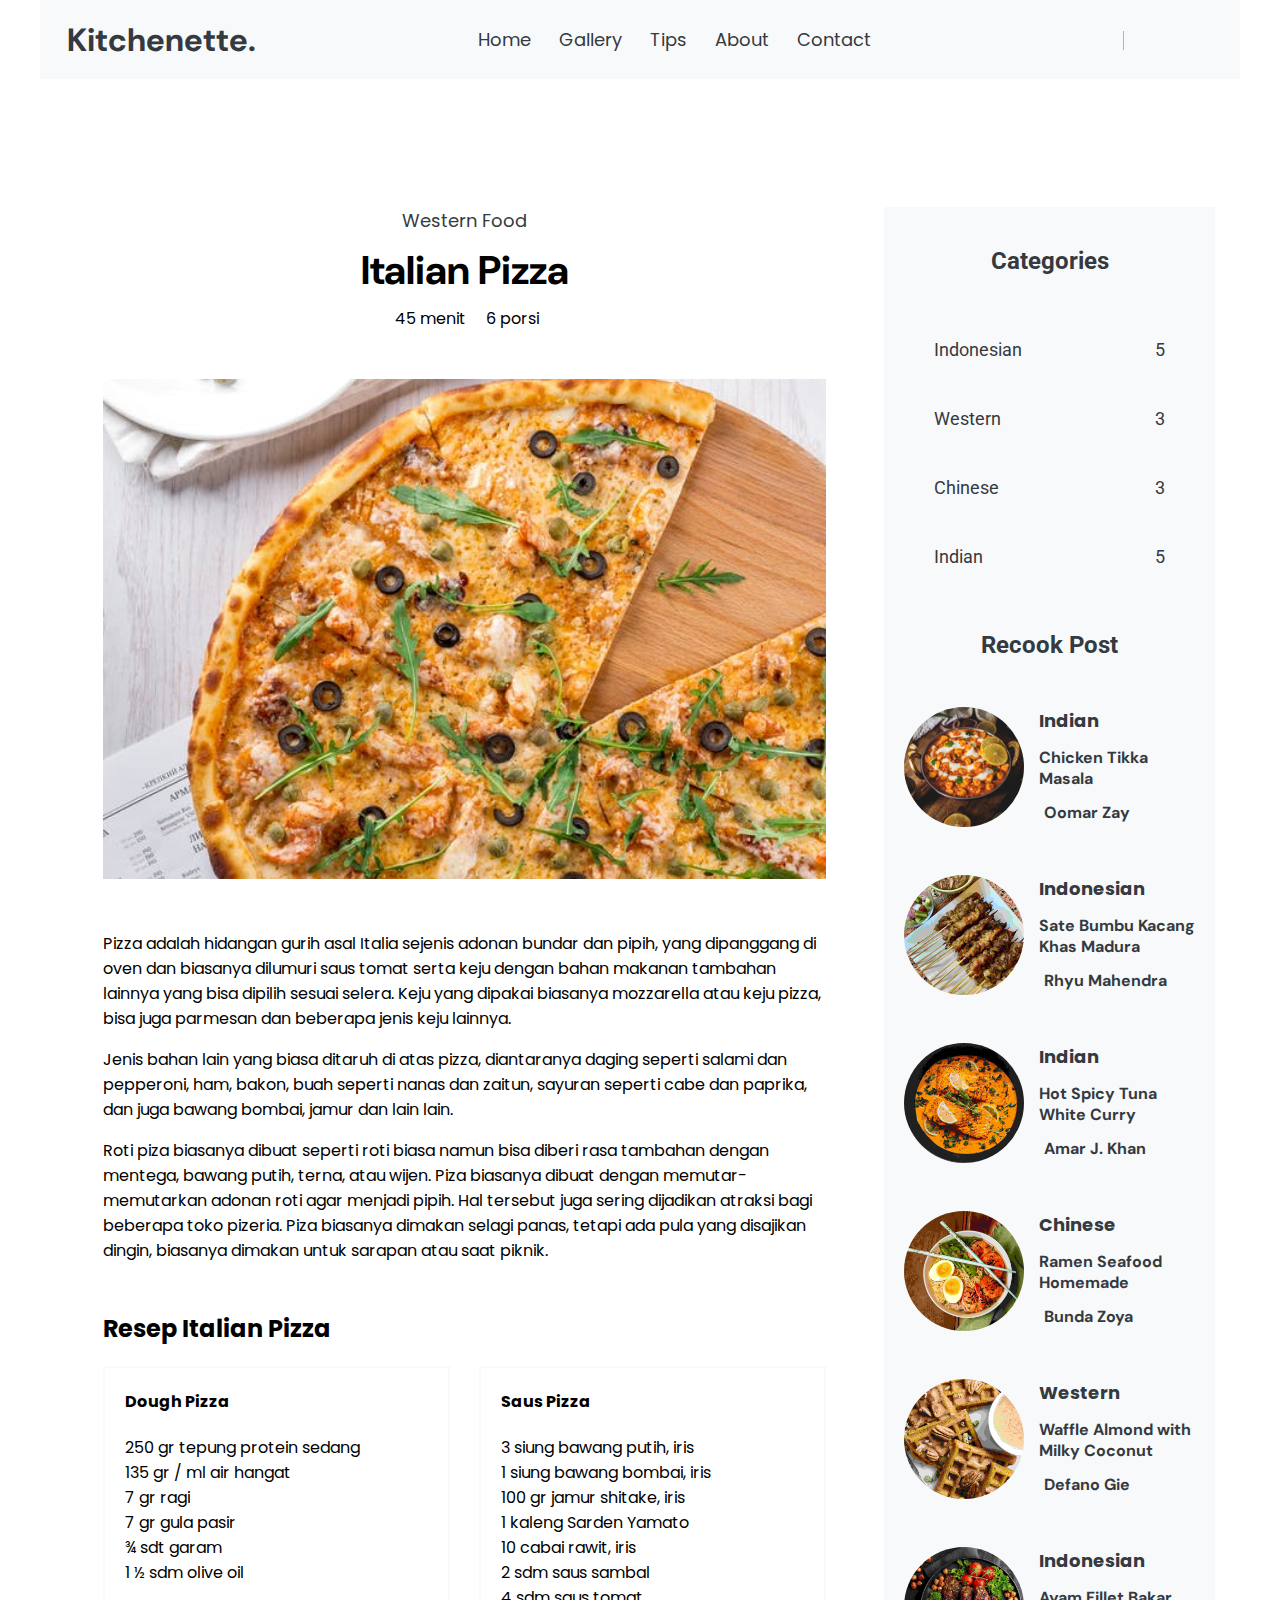
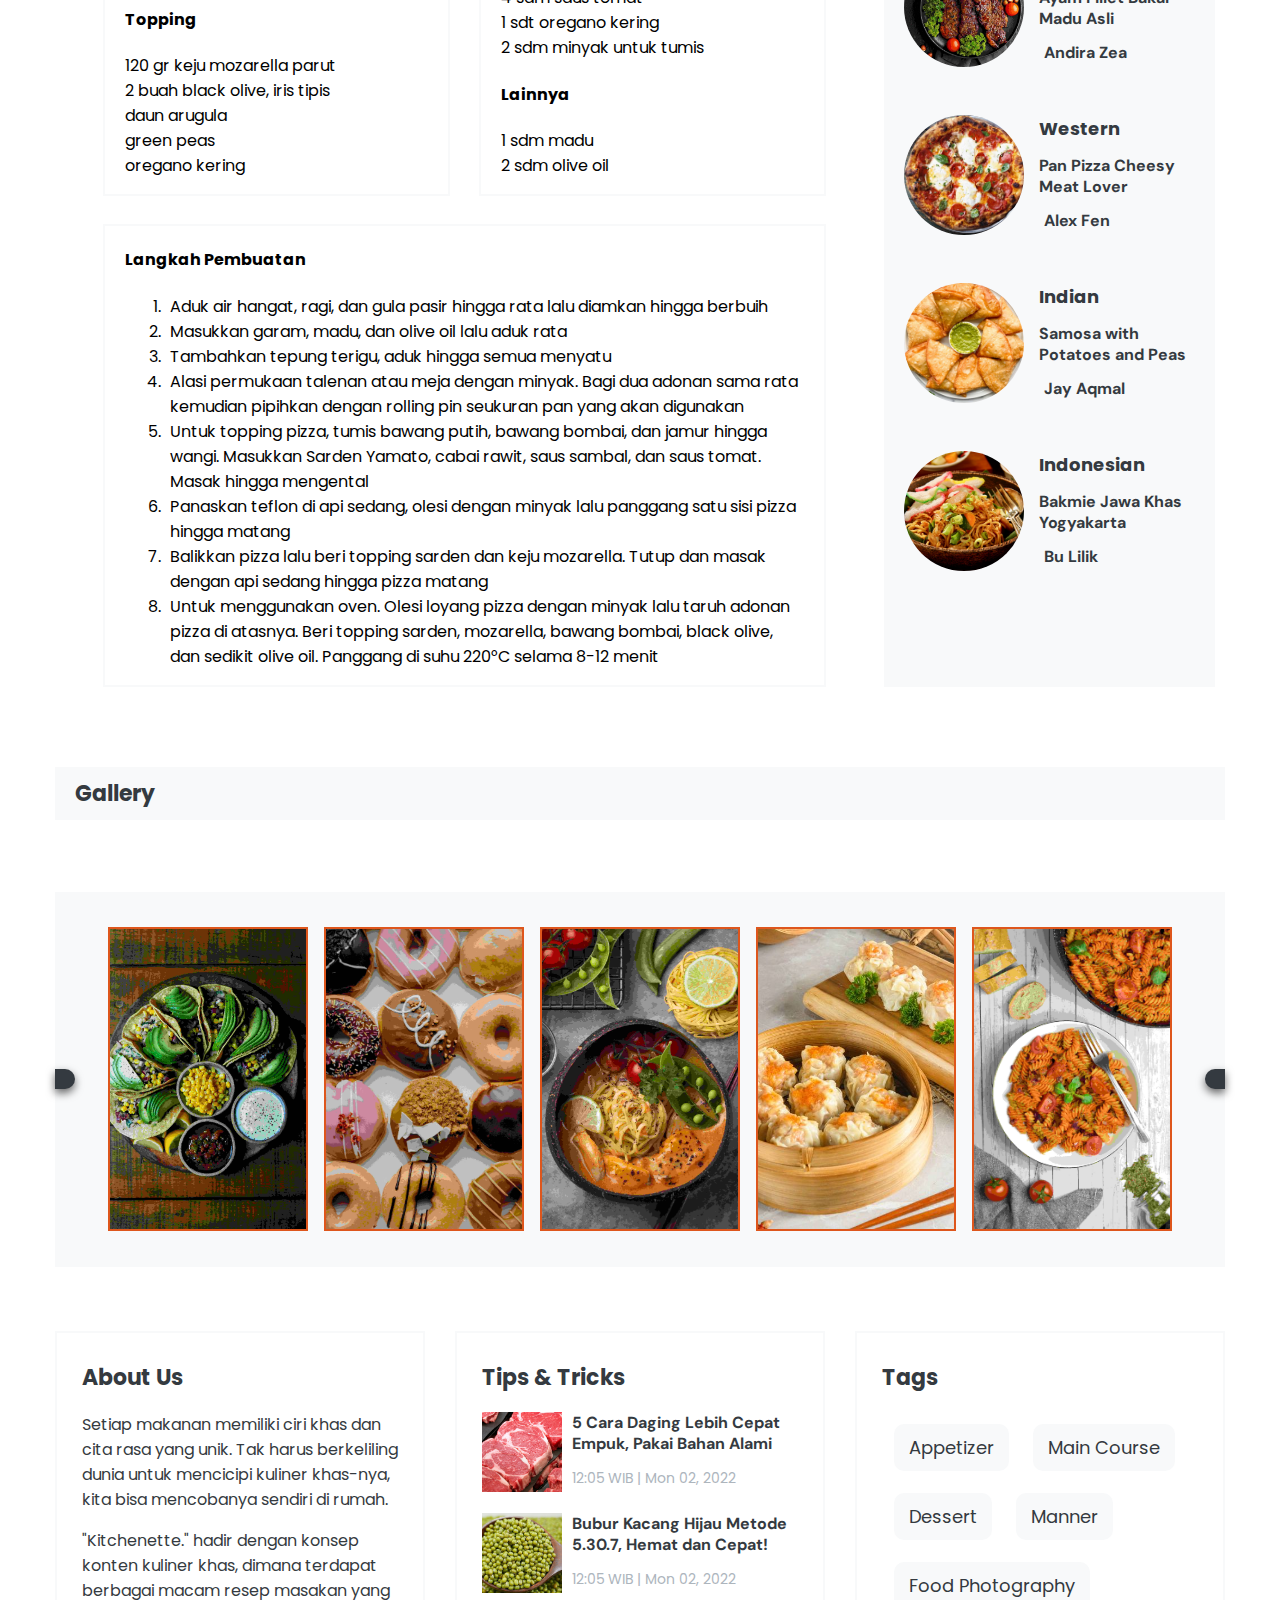
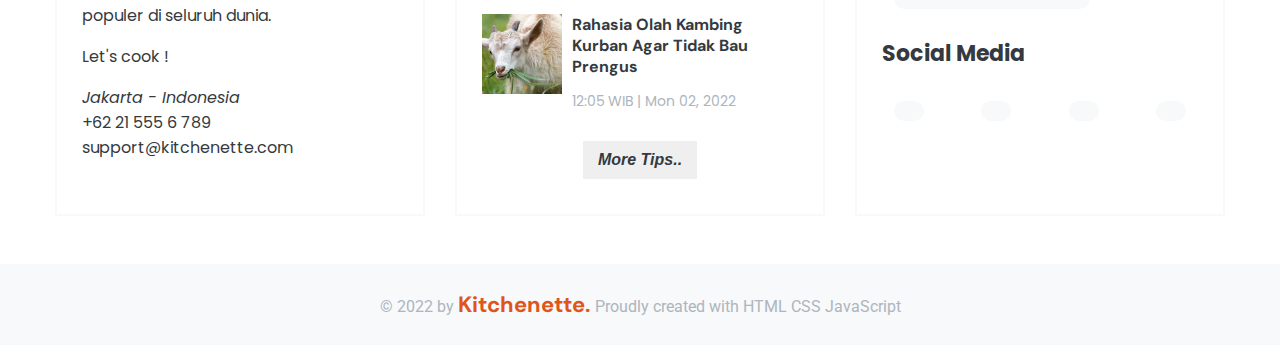
<file: resep-4.html>
<!DOCTYPE html>
<html lang="en">
  <head>
    <meta charset="UTF-8" />
    <meta http-equiv="X-UA-Compatible" content="IE=edge" />
    <meta name="viewport" content="width=device-width, initial-scale=1.0" />
    <title>Kitchenette | Recipe</title>

    <!-- Icon from Fontawesome CDN -->
    <link
      rel="stylesheet"
      href="https://cdnjs.cloudflare.com/ajax/libs/font-awesome/6.1.1/css/all.min.css"
      integrity="sha512-KfkfwYDsLkIlwQp6LFnl8zNdLGxu9YAA1QvwINks4PhcElQSvqcyVLLD9aMhXd13uQjoXtEKNosOWaZqXgel0g=="
      crossorigin="anonymous"
      referrerpolicy="no-referrer"
    />

    <!-- costum style with assets/style.css -->
    <link rel="stylesheet" href="style.css" />
  </head>
  <body id="body">

    <!--------- Header --------->
    <header id="header" class="shadow bg-light sticky">
      <nav class="container navbar">

        <!----- Brand ----->
        <a href="/index.html" class="nav-brand color-dark px-1">Kitchenette.</a>
        <!--x-- Brand --x-->

        <!----- Toggle Button ----->
        <button class="toggle-button">
          <span><i class="fa-solid fa-bars"></i></span>
        </button>
        <!--x-- Toggle Button --x-->

        <!----- Navigation Bar ----->
        <div class="navigation">
          <ul class="navbar-nav">
            <a href="/index.html" class="link">Home</a>
            <a href="#gallery" class="link">Gallery</a>
            <a href="#tips" class="link">Tips</a>
            <a href="#about" class="link">About</a>
            <a href="#contact" class="link">Contact</a>
          </ul>
        </div>
        <!--x-- Navigation Bar --x-->

        <!----- Social Media ----->
        <div class="navigation">
          <ul class="navbar-nav">
            <div class="search-box">
              <a href="" class="link"><i class="fa-solid fa-magnifying-glass"></i></a>
            </div>
            <a href="" class="link"><i class="fa-brands fa-facebook"></i></a>
            <a href="" class="link"><i class="fa-brands fa-twitter"></i></a>
            <a href="" class="link"><i class="fa-brands fa-instagram"></i></a>
            <a href="" class="link"><i class="fa-brands fa-linkedin"></i></a>
          </ul>
        </div>
        <!--x-- Social Media --x-->

      </nav>
    </header>
    <!----x---- Header ----x---->

    <!--------- Main Section --------->
    <!-- [ ada Aside di bagian ini ] -->
    <main id="home">

      <!------- Recipe Section ------->
      <section id="recipe">
        <div class="container">
          <!------- Layout ------->
          <div class="layout">

            <!------- Content ------->
            <div class="content">
              <article id="post">

                <!----- Header ----->
                <div class="text-center">

                  <!-- category -->
                  <a href="#" class="link">
                    Western Food
                  </a>
                  <!-- title -->
                  <h1 class="font-1 text-dark title py-2">
                    Italian Pizza
                  </h1>
                  <!-- info -->
                  <div class="flexbox justify-center font-2 display-2">
                    <p class="pr-2 m-0">
                      <i class="fa-solid fa-clock color-first pr-1"></i>45 menit
                    </p>
                    <p class="m-0">
                      <i class="fa-solid fa-bowl-rice color-first px-1"></i>6 porsi
                    </p>
                  </div>

                </div>
                <!--x-- Header --x-->

                <!----- Thumbnail ----->
                <div class="mt-3">
                  <img src="/assets/recipe/western-pizza.jpeg" class="thumbnail" alt="">
                </div>
                <!--x-- Thumbnail --x-->

                <!----- Recipe ----->
                <div class="text-dark display-2 font-2 mt-3">
                  <p>
                    Pizza adalah hidangan gurih asal Italia sejenis adonan bundar dan pipih, yang dipanggang di oven dan biasanya dilumuri saus tomat serta keju dengan bahan makanan tambahan lainnya yang bisa dipilih sesuai selera. Keju yang dipakai biasanya mozzarella atau keju pizza, bisa juga parmesan dan beberapa jenis keju lainnya.
                  </p>
                  <p>
                    Jenis bahan lain yang biasa ditaruh di atas pizza, diantaranya daging seperti salami dan pepperoni, ham, bakon, buah seperti nanas dan zaitun, sayuran seperti cabe dan paprika, dan juga bawang bombai, jamur dan lain lain.
                  </p>
                  <p>
                    Roti piza biasanya dibuat seperti roti biasa namun bisa diberi rasa tambahan dengan mentega, bawang putih, terna, atau wijen. Piza biasanya dibuat dengan memutar-memutarkan adonan roti agar menjadi pipih. Hal tersebut juga sering dijadikan atraksi bagi beberapa toko pizeria. Piza biasanya dimakan selagi panas, tetapi ada pula yang disajikan dingin, biasanya dimakan untuk sarapan atau saat piknik.
                  </p>
                  <h2 class="mt-3">Resep Italian Pizza</h2>
                  <div class="flex-column ">
                    <div class="flexbox space-between">
                      <div class="flex-recipe">
                        <h4>Dough Pizza</h4>
                        <p>
                          250 gr tepung protein sedang <br>
                          135 gr / ml air hangat <br>
                          7 gr ragi <br>
                          7 gr gula pasir <br>
                          ¾ sdt garam <br>
                          1 ½ sdm olive oil <br>
                        </p>
                        <h4>Topping</h4>
                        <p>
                          120 gr keju mozarella parut <br>
                          2 buah black olive, iris tipis <br>
                          daun arugula <br>
                          green peas <br>
                          oregano kering <br>
                        </p>
                      </div>
                      <div class="flex-recipe">
                        <h4>Saus Pizza</h4>
                        <p>
                          3 siung bawang putih, iris <br>
                          1 siung bawang bombai, iris <br>
                          100 gr jamur shitake, iris <br> 
                          1 kaleng Sarden Yamato <br>
                          10 cabai rawit, iris <br>
                          2 sdm saus sambal <br>
                          4 sdm saus tomat <br>
                          1 sdt oregano kering <br>
                          2 sdm minyak untuk tumis <br>
                        </p>
                        <h4>Lainnya</h4>
                        <p>
                          1 sdm madu <br>
                          2 sdm olive oil <br>
                        </p>
                      </div>
                    </div>
                    <div class="box">
                      <h4>Langkah Pembuatan</h4>
                      <ol>
                        <li>Aduk air hangat, ragi, dan gula pasir hingga rata lalu diamkan hingga berbuih</li>
                        <li>Masukkan garam, madu, dan olive oil lalu aduk rata</li>
                        <li>Tambahkan tepung terigu, aduk hingga semua menyatu</li>
                        <li>Alasi permukaan talenan atau meja dengan minyak. Bagi dua adonan sama rata kemudian pipihkan dengan rolling pin seukuran pan yang akan digunakan</li>
                        <li>Untuk topping pizza, tumis bawang putih, bawang bombai, dan jamur hingga wangi. Masukkan Sarden Yamato, cabai rawit, saus sambal, dan saus tomat. Masak hingga mengental</li>
                        <li>Panaskan teflon di api sedang, olesi dengan minyak lalu panggang satu sisi pizza hingga matang</li>
                        <li>Balikkan pizza lalu beri topping sarden dan keju mozarella. Tutup dan masak dengan api sedang hingga pizza matang</li>
                        <li>Untuk menggunakan oven. Olesi loyang pizza dengan minyak lalu taruh adonan pizza di atasnya. Beri topping sarden, mozarella, bawang bombai, black olive, dan sedikit olive oil. Panggang di suhu 220°C selama 8-12 menit</li>
                      </ol>
                    </div>
                  </div>
                  
                  
                </div>
                <!--x-- Recipe --x-->
      
              </article>
            </div>
            <!---x--- Content ---x--->

            <!------- Aside ------->
            <aside id="aside" class="px-2">
              <div class="aside-post">

                <!----- Category ----->
                <section class="category">
                  <h2 class="text-center color-dark mb-3">Categories</h2>
                  <!------->
                  <a href="#" class="flexbox space-between color-dark">
                    <span>Indonesian</span>
                    <span>5</span>
                  </a>
                  <a href="#" class="flexbox space-between color-dark">
                    <span>Western</span>
                    <span>3</span>
                  </a>
                  <a href="#" class="flexbox space-between color-dark">
                    <span>Chinese</span>
                    <span>3</span>
                  </a>
                  <a href="#" class="flexbox space-between color-dark">
                    <span>Indian</span>
                    <span>5</span>
                  </a>
                </section>
                <!--x-- Category --x-->

                <!----- Recook ----->
                <section class="recook mt-3">
                  <h2 class="text-center color-dark mb-3">Recook Post</h2>
                  <div class="flex-column">
                    <!------------------------>
                    <div class="flex-row mb-3">
                      <div class="flex-1">
                        <div class="img-recook">
                          <a href="#">
                            <img src="/assets/recook/Indian - Tikka Masala.jpeg" class="rounded" alt="">
                          </a>
                        </div>
                      </div>
                      <div class="flex-2 font-1 color-dark ml-1">
                        <div class="recook-item">
                          <a href="#" class="recipe-link">
                            Indian
                          </a>
                          <h2 class="display-2">
                            Chicken Tikka Masala
                          </h2>
                          <a>
                            <i class="fa-solid fa-user color-first pr-1"></i> Oomar Zay
                          </a>
                        </div>
                      </div>
                    </div>
                    <!------------------------>
                    <div class="flex-row mb-3">
                      <div class="flex-1">
                        <div class="img-recook">
                          <a href="#">
                            <img src="/assets/recook/Indonesian - Sate Ayam.jpg" class="rounded" alt="">
                          </a>
                        </div>
                      </div>
                      <div class="flex-2 font-1 color-dark ml-1">
                        <div class="recook-item">
                          <a href="#" class="recipe-link">
                            Indonesian
                          </a>
                          <h2 class="display-2">
                            Sate Bumbu Kacang Khas Madura
                          </h2>
                          <a>
                            <i class="fa-solid fa-user color-first pr-1"></i> Rhyu Mahendra
                          </a>
                        </div>
                      </div>
                    </div>
                    <!------------------------>
                    <div class="flex-row mb-3">
                      <div class="flex-1">
                        <div class="img-recook">
                          <a href="#">
                            <img src="/assets/recook/Indian - Tuna Curry.jpg" class="rounded" alt="">
                          </a>
                        </div>
                      </div>
                      <div class="flex-2 font-1 color-dark ml-1">
                        <div class="recook-item">
                          <a href="#" class="recipe-link">
                            Indian
                          </a>
                          <h2 class="display-2">
                            Hot Spicy Tuna White Curry 
                          </h2>
                          <a>
                            <i class="fa-solid fa-user color-first pr-1"></i> Amar J. Khan
                          </a>
                        </div>
                      </div>
                    </div>
                    <!------------------------>
                    <div class="flex-row mb-3">
                      <div class="flex-1">
                        <div class="img-recook">
                          <a href="#">
                            <img src="/assets/recook/Chinese - Ramen.jpg" class="rounded" alt="">
                          </a>
                        </div>
                      </div>
                      <div class="flex-2 font-1 color-dark ml-1">
                        <div class="recook-item">
                          <a href="#" class="recipe-link">
                            Chinese
                          </a>
                          <h2 class="display-2">
                            Ramen Seafood Homemade
                          </h2>
                          <a>
                            <i class="fa-solid fa-user color-first pr-1"></i> Bunda Zoya
                          </a>
                        </div>
                      </div>
                    </div>
                    <!------------------------>
                    <div class="flex-row mb-3">
                      <div class="flex-1">
                        <div class="img-recook">
                          <a href="#">
                            <img src="/assets/recook/Western - Waffle.jpg" class="rounded" alt="">
                          </a>
                        </div>
                      </div>
                      <div class="flex-2 font-1 color-dark ml-1">
                        <div class="recook-item">
                          <a href="#" class="recipe-link">
                            Western
                          </a>
                          <h2 class="display-2">
                            Waffle Almond with Milky Coconut
                          </h2>
                          <a>
                            <i class="fa-solid fa-user color-first pr-1"></i> Defano Gie
                          </a>
                        </div>
                      </div>
                    </div>
                    <!------------------------>
                    <div class="flex-row mb-3">
                      <div class="flex-1">
                        <div class="img-recook">
                          <a href="#">
                            <img src="/assets/recook/Indonesian - Ayam Bakar Madu.jpg" class="rounded" alt="">
                          </a>
                        </div>
                      </div>
                      <div class="flex-2 font-1 color-dark ml-1">
                        <div class="recook-item">
                          <a href="#" class="recipe-link">
                            Indonesian
                          </a>
                          <h2 class="display-2">
                            Ayam Fillet Bakar Madu Asli
                          </h2>
                          <a>
                            <i class="fa-solid fa-user color-first pr-1"></i> Andira Zea
                          </a>
                        </div>
                      </div>
                    </div>
                    <!------------------------>
                    <div class="flex-row mb-3">
                      <div class="flex-1">
                        <div class="img-recook">
                          <a href="#">
                            <img src="/assets/recook/Western - Pizza.jpeg" class="rounded" alt="">
                          </a>
                        </div>
                      </div>
                      <div class="flex-2 font-1 color-dark ml-1">
                        <div class="recook-item">
                          <a href="#" class="recipe-link">
                            Western
                          </a>
                          <h2 class="display-2">
                            Pan Pizza Cheesy Meat Lover
                          </h2>
                          <a>
                            <i class="fa-solid fa-user color-first pr-1"></i> Alex Fen
                          </a>
                        </div>
                      </div>
                    </div>
                    <!------------------------>
                    <div class="flex-row mb-3">
                      <div class="flex-1">
                        <div class="img-recook">
                          <a href="#">
                            <img src="/assets/recook/Indian - Samosas with Potatoes and Peas.jpg" class="rounded" alt="">
                          </a>
                        </div>
                      </div>
                      <div class="flex-2 font-1 color-dark ml-1">
                        <div class="recook-item">
                          <a href="#" class="recipe-link">
                            Indian
                          </a>
                          <h2 class="display-2">
                            Samosa with Potatoes and Peas
                          </h2>
                          <a>
                            <i class="fa-solid fa-user color-first pr-1"></i> Jay Aqmal
                          </a>
                        </div>
                      </div>
                    </div>
                    <!------------------------>
                    <div class="flex-row">
                      <div class="flex-1">
                        <div class="img-recook">
                          <a href="#">
                            <img src="/assets/recook/Indonesian - Bakmie Jawa Khas Yogya.jpg" class="rounded" alt="">
                          </a>
                        </div>
                      </div>
                      <div class="flex-2 font-1 color-dark ml-1">
                        <div class="recook-item">
                          <a href="#" class="recipe-link">
                            Indonesian
                          </a>
                          <h2 class="display-2">
                            Bakmie Jawa Khas Yogyakarta
                          </h2>
                          <a>
                            <i class="fa-solid fa-user color-first pr-1"></i> Bu Lilik
                          </a>
                        </div>
                      </div>
                    </div>
                    <!------------------------>
                  </div>
                </section>
                <!--x-- Recook --x-->
                
              </div>
            </aside>
            <!---x--- Aside ---x--->

          </div>
          <!---x--- Layout ---x--->
        </div>
      </section>
      <!---x--- Recipe Section ---x--->

      <!------- Gallery Section ------->
      <section id="gallery">
        <div class="container">
          <h1 class="font-2 display-1 color-dark gallery-highlight">Gallery</h1>
          <div class="gallery">

            <!----- prev [<] ----->
            <div class="prev-btn" onclick="prev()">
              <i class="fa-solid fa-circle-chevron-left"></i>
            </div>
            <!--x-- prev [<] --x-->

            <!----- Slide Section ----->
            <div id="slide">
              <!----- Slide 1 ----->
              <div class="slide-item">
                <div class="inner">
                  <a href="#">
                    <img src="/assets/galeri/avocado-tacos.jpg" class="img-slide" alt="">
                  </a>
                </div>
              </div>
              <!--x-- Slide 1 --x-->
              <!----- Slide 2 ----->
              <div class="slide-item">
                <div class="inner">
                  <a href="#">
                    <img src="/assets/galeri/donat.jpg" class="img-slide" alt="">
                  </a>
                </div>
              </div>
              <!--x-- Slide 2 --x-->
              <!----- Slide 3 ----->
              <div class="slide-item">
                <div class="inner">
                  <a href="#">
                    <img src="/assets/galeri/curry-noodle.jpg" class="img-slide" alt="">
                  </a>
                </div>
              </div>
              <!--x-- Slide 3 --x-->
              <!----- Slide 4 ----->
              <div class="slide-item">
                <div class="inner">
                  <a href="#">
                    <img src="/assets/galeri/salmon-dimsum.jpg" class="img-slide" alt="">
                  </a>
                </div>
              </div>
              <!--x-- Slide 4 --x-->
              <!----- Slide 5 ----->
              <div class="slide-item">
                <div class="inner">
                  <a href="#">
                    <img src="/assets/galeri/bolognese-pasta.jpg" class="img-slide" alt="">
                  </a>
                </div>
              </div>
              <!--x-- Slide 5 --x-->
              <!----- Slide 6 ----->
              <div class="slide-item">
                <div class="inner">
                  <a href="#">
                    <img src="/assets/galeri/prawn-curry.jpg" class="img-slide" alt="">
                  </a>
                </div>
              </div>
              <!--x-- Slide 6 --x-->
              <!----- Slide 7 ----->
              <div class="slide-item">
                <div class="inner">
                  <a href="#">
                    <img src="/assets/galeri/hakau-udang.jpg" class="img-slide" alt="">
                  </a>
                </div>
              </div>
              <!--x-- Slide 7 --x-->
              <!----- Slide 8 ----->
              <div class="slide-item">
                <div class="inner">
                  <a href="#">
                    <img src="/assets/galeri/creamy-meatball.jpg" class="img-slide" alt="">
                  </a>
                </div>
              </div>
              <!--x-- Slide 8 --x-->
              <!----- Slide 9 ----->
              <div class="slide-item">
                <div class="inner">
                  <a href="#">
                    <img src="/assets/galeri/pastel.jpg" class="img-slide" alt="">
                  </a>
                </div>
              </div>
              <!--x-- Slide 9 --x-->
              <!----- Slide 10 ----->
              <div class="slide-item">
                <div class="inner">
                  <a href="#">
                    <img src="/assets/galeri/ayam-asam-manis.jpg" class="img-slide" alt="">
                  </a>
                </div>
              </div>
              <!--x-- Slide 10 --x-->
              <!----- Slide 11 ----->
              <div class="slide-item">
                <div class="inner">
                  <a href="#">
                    <img src="/assets/galeri/apple-pie.jpg" class="img-slide" alt="">
                  </a>
                </div>
              </div>
              <!--x-- Slide 11 --x-->
              <!----- Slide 12 ----->
              <div class="slide-item">
                <div class="inner">
                  <a href="#">
                    <img src="/assets/galeri/beef-steak.jpg" class="img-slide" alt="">
                  </a>
                </div>
              </div>
              <!--x-- Slide 12 --x-->
              <!----- Slide 13 ----->
              <div class="slide-item">
                <div class="inner">
                  <a href="#">
                    <img src="/assets/galeri/sate-padang.jpg" class="img-slide" alt="">
                  </a>
                </div>
              </div>
              <!--x-- Slide 13 --x-->
              <!----- Slide 14 ----->
              <div class="slide-item">
                <div class="inner">
                  <a href="#">
                    <img src="/assets/galeri/beef-samosa.jpg" class="img-slide" alt="">
                  </a>
                </div>
              </div>
              <!--x-- Slide 14 --x-->
              <!----- Slide 15 ----->
              <div class="slide-item">
                <div class="inner">
                  <a href="#">
                    <img src="/assets/galeri/sate-lilit.jpg" class="img-slide" alt="">
                  </a>
                </div>
              </div>
              <!--x-- Slide 15 --x-->
            </div>
            <!--x-- Slide Section --x-->

            <!----- [>] next ----->
            <div class="next-btn" onclick="next()">
              <i class="fa-solid fa-circle-chevron-right"></i>
            </div>
            <!--x-- [>] next --x-->

          </div>
        </div>
      </section>
      <!---x--- Gallery Section ---x--->

    </main>
    <!-----x--- Main Section ---x----->

    <!--------- Footer --------->
    <footer id="footer">

      <!----- Footer Content ----->
      <div class="container mb-3">
        <div class="flexbox flex-1 space-between">

          <!----- About ----->
          <div class="flex-footer color-dark">
            <div id="about">
              <h2 class="display-1 font-2">About Us</h2>
            </div>
            <div class="font-2">
              <p>
                Setiap makanan memiliki ciri khas dan cita rasa yang unik. Tak harus berkeliling dunia untuk mencicipi kuliner khas-nya, kita bisa mencobanya sendiri di rumah.
              </p>
              <p>
                "Kitchenette." hadir dengan konsep konten kuliner khas, dimana terdapat berbagai macam resep masakan yang populer di seluruh dunia.
              </p>
              <p>Let's cook !</p>
              <address><i class="fa-solid fa-location-dot color-first"></i> Jakarta - Indonesia</address>
              <div class="phone"><i class="fa-solid fa-phone color-first"></i> +62 21 555 6 789</div>
              <div class="email"><i class="fa-solid fa-envelope color-first"></i> support@kitchenette.com</div>
            </div>
          </div>
          <!--x-- About --x-->

          <!----- Tips ----->
          <div class="flex-footer">
            <div id="tips">
              <h2 class="display-1 font-2 color-dark">Tips & Tricks</h2>
            </div>
            <div class="flex-column">

              <!-- tips1 -->
              <div class="flex-row mb-2">
                <div class="flex-1">
                  <div class="img-tips">
                    <a href="#">
                      <img src=assets/tips/fresh-meat.jpg alt="">
                    </a>
                  </div>
                </div>
                <div class="flex-2">
                  <a href="#" class="font-1 display-2 color-dark"> 5 Cara Daging Lebih Cepat Empuk, Pakai Bahan Alami</a>
                  <p class="font-2 color-disabled display-3">
                    <span><i class="fa-solid fa-clock color-first"></i> 12:05 WIB | Mon 02, 2022</span>
                  </p>
                </div>
              </div>
              <!--x-- tips1 --x-->

              <!-- tips2 -->
              <div class="flex-row mb-2">
                <div class="flex-1">
                  <div class="img-tips">
                    <a href="#">
                      <img src="/assets/tips/kacang-hijau.jpeg" alt="">
                    </a>
                  </div>
                </div>
                <div class="flex-2">
                  <a href="#" class="font-1 display-2 color-dark"> Bubur Kacang Hijau Metode 5.30.7, Hemat dan Cepat!</a>
                  <p class="font-2 color-disabled display-3">
                    <span><i class="fa-solid fa-clock color-first"></i> 12:05 WIB | Mon 02, 2022</span>
                  </p>
                </div>
              </div>
              <!--x-- tips2 --x-->

              <!-- tips3 -->
              <div class="flex-row mb-2">
                <div class="flex-1">
                  <div class="img-tips">
                    <a href="#">
                      <img src="/assets/tips/kambing-kurban.jpg" alt="">
                    </a>
                  </div>
                </div>
                <div class="flex-2">
                  <a href="#" class="font-1 display-2 color-dark"> Rahasia Olah Kambing Kurban Agar Tidak Bau Prengus</a>
                  <p class="font-2 color-disabled display-3">
                    <span><i class="fa-solid fa-clock color-first"></i> 12:05 WIB | Mon 02, 2022</span>
                  </p>
                </div>
              </div>
              <!--x-- tips3 --x-->

              <!----- moretips ----->
              <div class="text-center">
                <button class="btn-square color-dark display-2 mt-1"><strong><em>More Tips..</em></strong></button>
              </div>
              <!--x-- moretips --x-->

            </div>
          </div>
          <!--x-- Tips --x-->

          <!----- Tags & Social ----->
          <div class="flex-footer color-dark">
            <div class="flex-column">

              <!----- Tags ----->
              <h2 class="display-1 font-2">Tags</h2>
              <div class="flex-row flex-wrap">
                <a href="#" class="link btn bg-light">Appetizer</a>
                <a href="#" class="link btn bg-light">Main Course</a>
                <a href="#" class="link btn bg-light">Dessert</a>
                <a href="#" class="link btn bg-light">Manner</a>
                <a href="#" class="link btn bg-light">Food Photography</a>
              </div>
              <!--x-- Tags --x-->

              <!----- Social Media ----->
              <h2 class="display-1 font-2">Social Media</h2>
              <div class="flex-row space-between">
                <a href="#" class="link btn bg-light"><i class="fab fa-facebook-f text-center"></i></a>
                <a href="#" class="link btn bg-light"><i class="fab fa-twitter text-center"></i></a>
                <a href="#" class="link btn bg-light"><i class="fab fa-instagram text-center"></i></a>
                <a href="#" class="link btn bg-light"><i class="fab fa-youtube text-center"></i></a>
              </div>
              <!--x-- Social Media --x-->

            </div>
          </div>
          <!--x-- Tags & Social --x-->

        </div>
      </div>
      <!--x-- Footer Content --x-->

      <!----- Copyright ----->
      <div class="copyright color-disabled">
        <p>
          &#169 2022 by <a href="#header" class="color-first font-1 display-1"> Kitchenette. </a> 
          <span> Proudly created with HTML CSS JavaScript</span>
        </p>
      </div>
      <!--x-- Copyright --x-->

    </footer>
    <!------x--- Footer ---x------>

    <!-- Costum Javascript by script.js -->
    <script src="script.js"></script>
  </body>
</html>
</file>
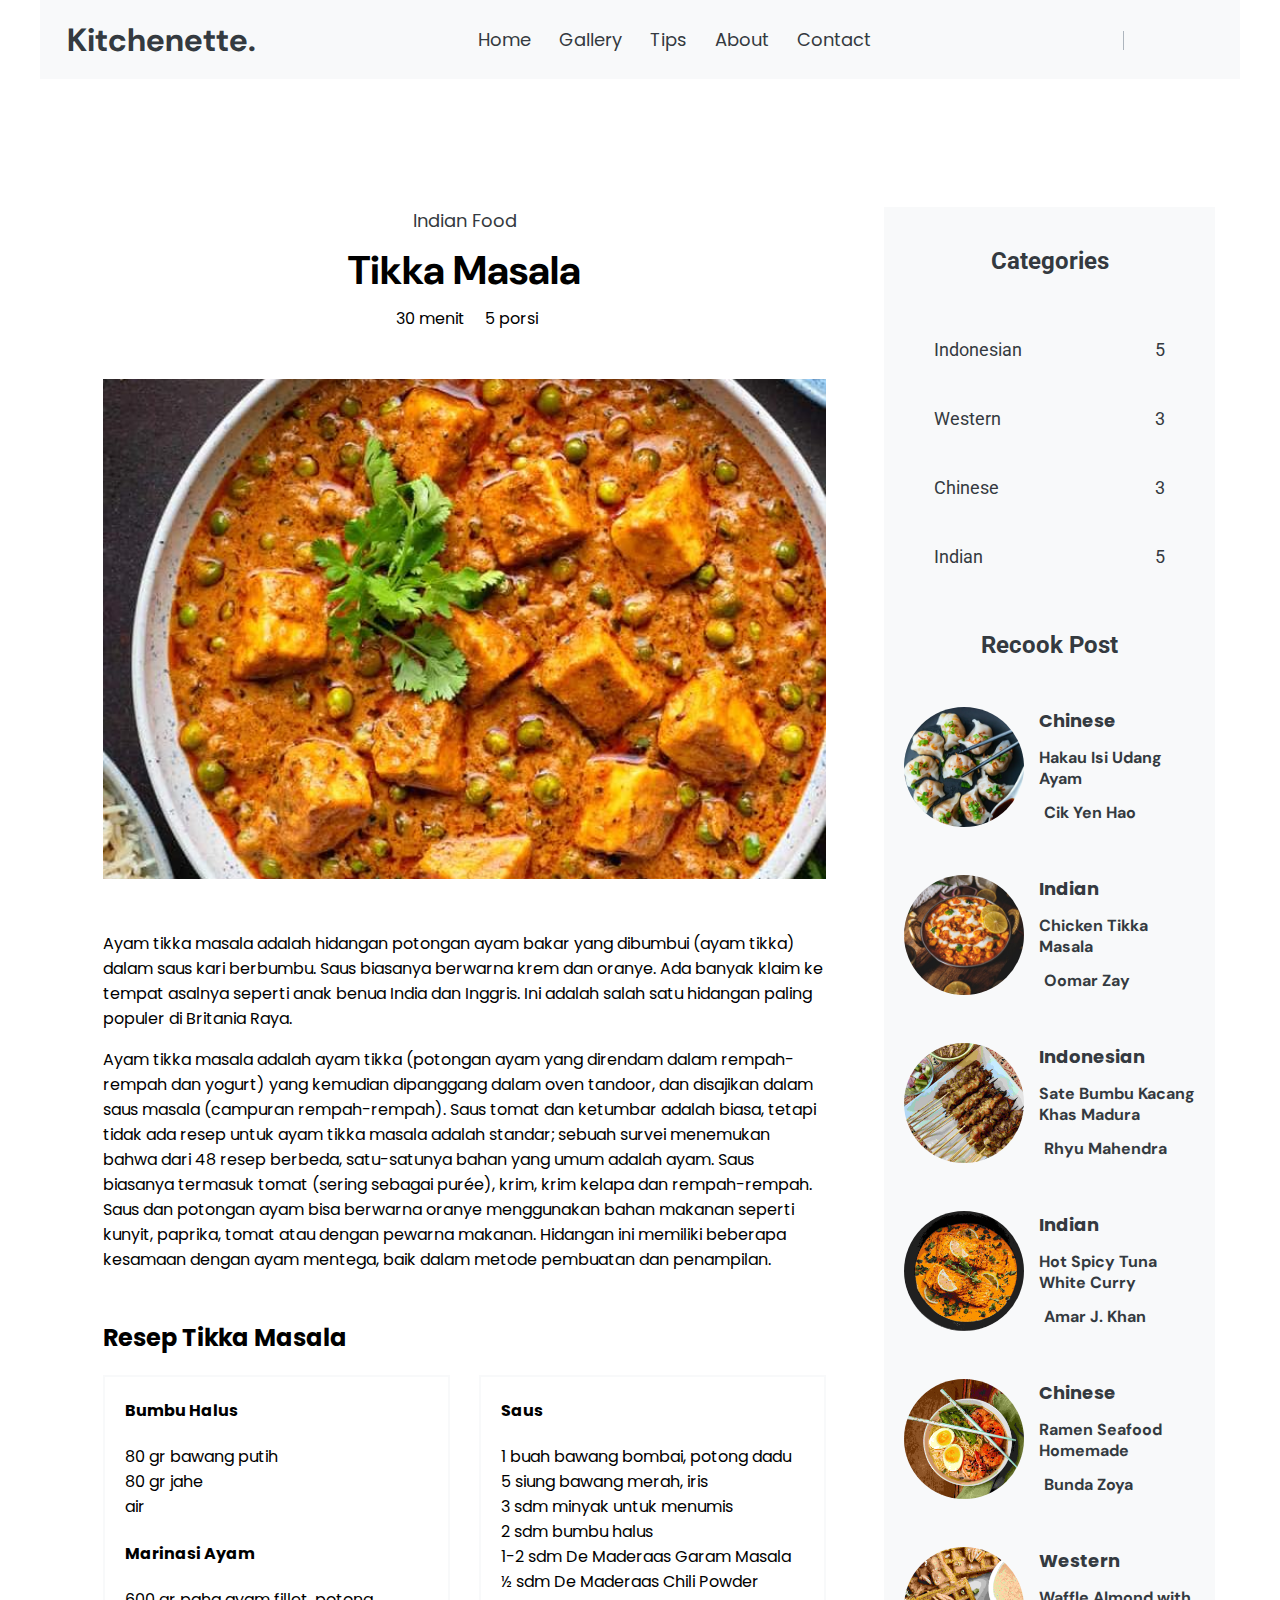
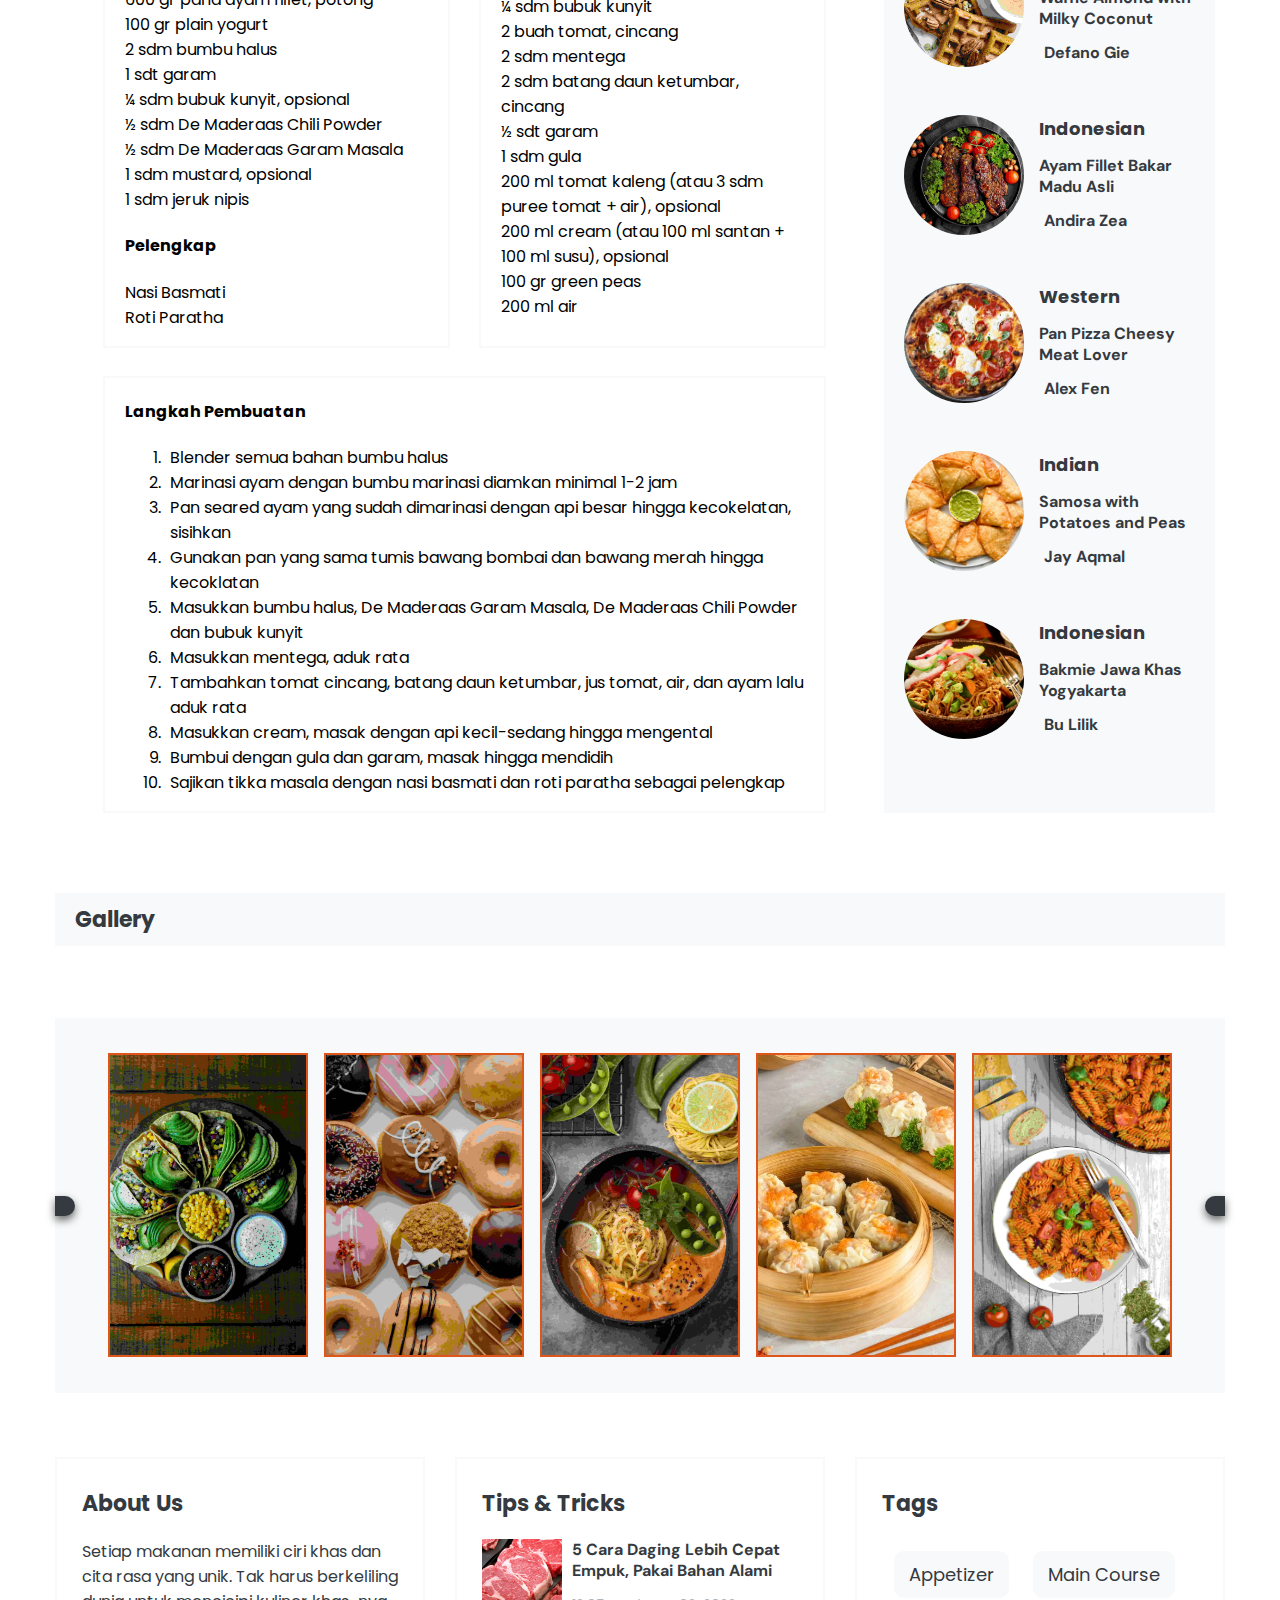
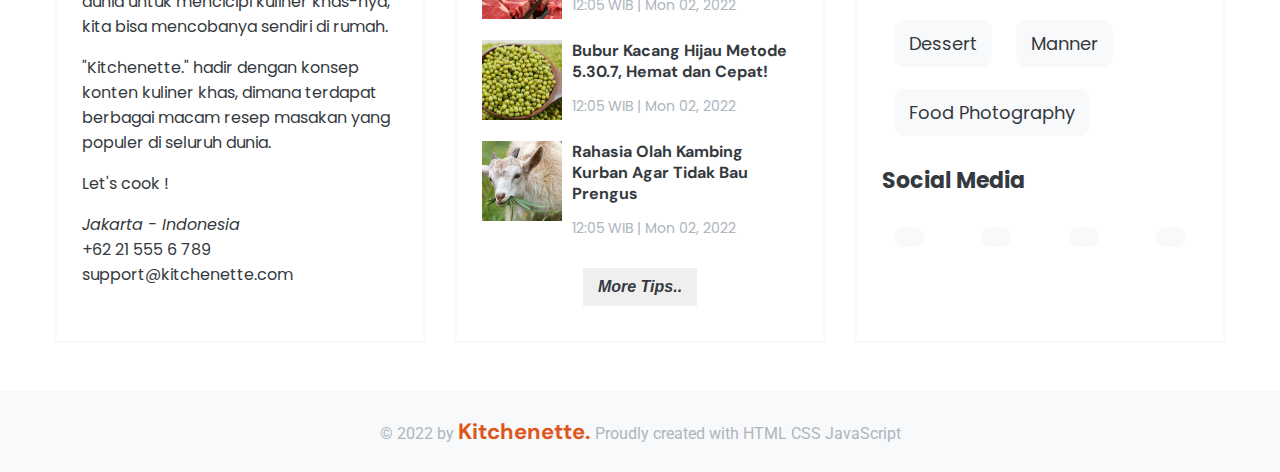
<file: resep-5.html>
<!DOCTYPE html>
<html lang="en">
  <head>
    <meta charset="UTF-8" />
    <meta http-equiv="X-UA-Compatible" content="IE=edge" />
    <meta name="viewport" content="width=device-width, initial-scale=1.0" />
    <title>Kitchenette | Recipe</title>

    <!-- Icon from Fontawesome CDN -->
    <link
      rel="stylesheet"
      href="https://cdnjs.cloudflare.com/ajax/libs/font-awesome/6.1.1/css/all.min.css"
      integrity="sha512-KfkfwYDsLkIlwQp6LFnl8zNdLGxu9YAA1QvwINks4PhcElQSvqcyVLLD9aMhXd13uQjoXtEKNosOWaZqXgel0g=="
      crossorigin="anonymous"
      referrerpolicy="no-referrer"
    />

    <!-- costum style with assets/style.css -->
    <link rel="stylesheet" href="style.css" />
  </head>
  <body id="body">

    <!--------- Header --------->
    <header id="header" class="shadow bg-light sticky">
      <nav class="container navbar">

        <!----- Brand ----->
        <a href="/index.html" class="nav-brand color-dark px-1">Kitchenette.</a>
        <!--x-- Brand --x-->

        <!----- Toggle Button ----->
        <button class="toggle-button">
          <span><i class="fa-solid fa-bars"></i></span>
        </button>
        <!--x-- Toggle Button --x-->

        <!----- Navigation Bar ----->
        <div class="navigation">
          <ul class="navbar-nav">
            <a href="/index.html" class="link">Home</a>
            <a href="#gallery" class="link">Gallery</a>
            <a href="#tips" class="link">Tips</a>
            <a href="#about" class="link">About</a>
            <a href="#contact" class="link">Contact</a>
          </ul>
        </div>
        <!--x-- Navigation Bar --x-->

        <!----- Social Media ----->
        <div class="navigation">
          <ul class="navbar-nav">
            <div class="search-box">
              <a href="" class="link"><i class="fa-solid fa-magnifying-glass"></i></a>
            </div>
            <a href="" class="link"><i class="fa-brands fa-facebook"></i></a>
            <a href="" class="link"><i class="fa-brands fa-twitter"></i></a>
            <a href="" class="link"><i class="fa-brands fa-instagram"></i></a>
            <a href="" class="link"><i class="fa-brands fa-linkedin"></i></a>
          </ul>
        </div>
        <!--x-- Social Media --x-->

      </nav>
    </header>
    <!----x---- Header ----x---->

    <!--------- Main Section --------->
    <!-- [ ada Aside di bagian ini ] -->
    <main id="home">

      <!------- Recipe Section ------->
      <section id="recipe">
        <div class="container">
          <!------- Layout ------->
          <div class="layout">

            <!------- Content ------->
            <div class="content">
              <article id="post">

                <!----- Header ----->
                <div class="text-center">

                  <!-- category -->
                  <a href="#" class="link">
                    Indian Food
                  </a>
                  <!-- title -->
                  <h1 class="font-1 text-dark title py-2">
                    Tikka Masala
                  </h1>
                  <!-- info -->
                  <div class="flexbox justify-center font-2 display-2">
                    <p class="pr-2 m-0">
                      <i class="fa-solid fa-clock color-first pr-1"></i>30 menit
                    </p>
                    <p class="m-0">
                      <i class="fa-solid fa-bowl-rice color-first px-1"></i>5 porsi
                    </p>
                  </div>

                </div>
                <!--x-- Header --x-->

                <!----- Thumbnail ----->
                <div class="mt-3">
                  <img src="/assets/recipe/indian-tikkamasala.jpg" class="thumbnail" alt="">
                </div>
                <!--x-- Thumbnail --x-->

                <!----- Recipe ----->
                <div class="text-dark display-2 font-2 mt-3">
                  <p>
                    Ayam tikka masala adalah hidangan potongan ayam bakar yang dibumbui (ayam tikka) dalam saus kari berbumbu. Saus biasanya berwarna krem dan oranye. Ada banyak klaim ke tempat asalnya seperti anak benua India dan Inggris. Ini adalah salah satu hidangan paling populer di Britania Raya.
                  </p>
                  <p>
                    Ayam tikka masala adalah ayam tikka (potongan ayam yang direndam dalam rempah-rempah dan yogurt) yang kemudian dipanggang dalam oven tandoor, dan disajikan dalam saus masala (campuran rempah-rempah). Saus tomat dan ketumbar adalah biasa, tetapi tidak ada resep untuk ayam tikka masala adalah standar; sebuah survei menemukan bahwa dari 48 resep berbeda, satu-satunya bahan yang umum adalah ayam. Saus biasanya termasuk tomat (sering sebagai purée), krim, krim kelapa dan rempah-rempah. Saus dan potongan ayam bisa berwarna oranye menggunakan bahan makanan seperti kunyit, paprika, tomat atau dengan pewarna makanan. Hidangan ini memiliki beberapa kesamaan dengan ayam mentega, baik dalam metode pembuatan dan penampilan.
                  </p>
                  <h2 class="mt-3">Resep Tikka Masala</h2>
                  <div class="flex-column ">
                    <div class="flexbox space-between">
                      <div class="flex-recipe">
                        <h4>Bumbu Halus</h4>
                        <p>
                          80 gr bawang putih <br>
                          80 gr jahe <br>
                          air <br>
                        </p>
                        <h4>Marinasi Ayam</h4>
                        <p>
                          600 gr paha ayam fillet, potong <br>
                          100 gr plain yogurt <br>
                          2 sdm bumbu halus <br>
                          1 sdt garam <br>
                          ¼ sdm bubuk kunyit, opsional <br>
                          ½ sdm De Maderaas Chili Powder <br>
                          ½ sdm De Maderaas Garam Masala <br>
                          1 sdm mustard, opsional <br>
                          1 sdm jeruk nipis <br>
                        </p>
                        <h4>Pelengkap</h4>
                        <p>
                          Nasi Basmati <br>
                          Roti Paratha <br>
                        </p>
                      </div>
                      <div class="flex-recipe">
                        <h4>Saus</h4>
                        <p>
                          1 buah bawang bombai, potong dadu <br>
                          5 siung bawang merah, iris <br>
                          3 sdm minyak untuk menumis <br>
                          2 sdm bumbu halus <br>
                          1-2 sdm De Maderaas Garam Masala <br>
                          ½ sdm De Maderaas Chili Powder <br>
                          ¼ sdm bubuk kunyit <br>
                          2 buah tomat, cincang <br>
                          2 sdm mentega <br>
                          2 sdm batang daun ketumbar, cincang <br>
                          ½ sdt garam <br>
                          1 sdm gula <br>
                          200 ml tomat kaleng (atau 3 sdm puree tomat + air), opsional <br>
                          200 ml cream (atau 100 ml santan + 100 ml susu), opsional <br>
                          100 gr green peas <br>
                          200 ml air <br>
                        </p>
                      </div>
                    </div>
                    <div class="box">
                      <h4>Langkah Pembuatan</h4>
                      <ol>
                        <li>Blender semua bahan bumbu halus</li>
                        <li>Marinasi ayam dengan bumbu marinasi diamkan minimal 1-2 jam</li>
                        <li>Pan seared ayam yang sudah dimarinasi dengan api besar hingga kecokelatan, sisihkan</li>
                        <li>Gunakan pan yang sama tumis bawang bombai dan bawang merah hingga kecoklatan</li>
                        <li>Masukkan bumbu halus, De Maderaas Garam Masala, De Maderaas Chili Powder dan bubuk kunyit</li>
                        <li>Masukkan mentega, aduk rata</li>
                        <li>Tambahkan tomat cincang, batang daun ketumbar, jus tomat, air, dan ayam lalu aduk rata</li>
                        <li>Masukkan cream, masak dengan api kecil-sedang hingga mengental</li>
                        <li>Bumbui dengan gula dan garam, masak hingga mendidih</li>
                        <li>Sajikan tikka masala dengan nasi basmati dan roti paratha sebagai pelengkap</li>
                      </ol>
                    </div>
                  </div>
                  
                </div>
                <!--x-- Recipe --x-->
      
              </article>
            </div>
            <!---x--- Content ---x--->

            <!------- Aside ------->
            <aside id="aside" class="px-2">
              <div class="aside-post">

                <!----- Category ----->
                <section class="category">
                  <h2 class="text-center color-dark mb-3">Categories</h2>
                  <!------->
                  <a href="#" class="flexbox space-between color-dark">
                    <span>Indonesian</span>
                    <span>5</span>
                  </a>
                  <a href="#" class="flexbox space-between color-dark">
                    <span>Western</span>
                    <span>3</span>
                  </a>
                  <a href="#" class="flexbox space-between color-dark">
                    <span>Chinese</span>
                    <span>3</span>
                  </a>
                  <a href="#" class="flexbox space-between color-dark">
                    <span>Indian</span>
                    <span>5</span>
                  </a>
                </section>
                <!--x-- Category --x-->

                <!----- Recook ----->
                <section class="recook mt-3">
                  <h2 class="text-center color-dark mb-3">Recook Post</h2>
                  <div class="flex-column">
                    <!------------------------>
                    <div class="flex-row mb-3">
                      <div class="flex-1">
                        <div class="img-recook">
                          <a href="#">
                            <img src="/assets/recook/Chinese - Hakau.jpg" class="rounded" alt="">
                          </a>
                        </div>
                      </div>
                      <div class="flex-2 font-1 color-dark ml-1">
                        <div class="recook-item">
                          <a href="#" class="recipe-link">
                            Chinese
                          </a>
                          <h2 class="display-2">
                            Hakau Isi Udang Ayam
                          </h2>
                          <a>
                            <i class="fa-solid fa-user color-first pr-1"></i> Cik Yen Hao
                          </a>
                        </div>
                      </div>
                    </div>
                    <!------------------------>
                    <div class="flex-row mb-3">
                      <div class="flex-1">
                        <div class="img-recook">
                          <a href="#">
                            <img src="/assets/recook/Indian - Tikka Masala.jpeg" class="rounded" alt="">
                          </a>
                        </div>
                      </div>
                      <div class="flex-2 font-1 color-dark ml-1">
                        <div class="recook-item">
                          <a href="#" class="recipe-link">
                            Indian
                          </a>
                          <h2 class="display-2">
                            Chicken Tikka Masala
                          </h2>
                          <a>
                            <i class="fa-solid fa-user color-first pr-1"></i> Oomar Zay
                          </a>
                        </div>
                      </div>
                    </div>
                    <!------------------------>
                    <div class="flex-row mb-3">
                      <div class="flex-1">
                        <div class="img-recook">
                          <a href="#">
                            <img src="/assets/recook/Indonesian - Sate Ayam.jpg" class="rounded" alt="">
                          </a>
                        </div>
                      </div>
                      <div class="flex-2 font-1 color-dark ml-1">
                        <div class="recook-item">
                          <a href="#" class="recipe-link">
                            Indonesian
                          </a>
                          <h2 class="display-2">
                            Sate Bumbu Kacang Khas Madura
                          </h2>
                          <a>
                            <i class="fa-solid fa-user color-first pr-1"></i> Rhyu Mahendra
                          </a>
                        </div>
                      </div>
                    </div>
                    <!------------------------>
                    <div class="flex-row mb-3">
                      <div class="flex-1">
                        <div class="img-recook">
                          <a href="#">
                            <img src="/assets/recook/Indian - Tuna Curry.jpg" class="rounded" alt="">
                          </a>
                        </div>
                      </div>
                      <div class="flex-2 font-1 color-dark ml-1">
                        <div class="recook-item">
                          <a href="#" class="recipe-link">
                            Indian
                          </a>
                          <h2 class="display-2">
                            Hot Spicy Tuna White Curry 
                          </h2>
                          <a>
                            <i class="fa-solid fa-user color-first pr-1"></i> Amar J. Khan
                          </a>
                        </div>
                      </div>
                    </div>
                    <!------------------------>
                    <div class="flex-row mb-3">
                      <div class="flex-1">
                        <div class="img-recook">
                          <a href="#">
                            <img src="/assets/recook/Chinese - Ramen.jpg" class="rounded" alt="">
                          </a>
                        </div>
                      </div>
                      <div class="flex-2 font-1 color-dark ml-1">
                        <div class="recook-item">
                          <a href="#" class="recipe-link">
                            Chinese
                          </a>
                          <h2 class="display-2">
                            Ramen Seafood Homemade
                          </h2>
                          <a>
                            <i class="fa-solid fa-user color-first pr-1"></i> Bunda Zoya
                          </a>
                        </div>
                      </div>
                    </div>
                    <!------------------------>
                    <div class="flex-row mb-3">
                      <div class="flex-1">
                        <div class="img-recook">
                          <a href="#">
                            <img src="/assets/recook/Western - Waffle.jpg" class="rounded" alt="">
                          </a>
                        </div>
                      </div>
                      <div class="flex-2 font-1 color-dark ml-1">
                        <div class="recook-item">
                          <a href="#" class="recipe-link">
                            Western
                          </a>
                          <h2 class="display-2">
                            Waffle Almond with Milky Coconut
                          </h2>
                          <a>
                            <i class="fa-solid fa-user color-first pr-1"></i> Defano Gie
                          </a>
                        </div>
                      </div>
                    </div>
                    <!------------------------>
                    <div class="flex-row mb-3">
                      <div class="flex-1">
                        <div class="img-recook">
                          <a href="#">
                            <img src="/assets/recook/Indonesian - Ayam Bakar Madu.jpg" class="rounded" alt="">
                          </a>
                        </div>
                      </div>
                      <div class="flex-2 font-1 color-dark ml-1">
                        <div class="recook-item">
                          <a href="#" class="recipe-link">
                            Indonesian
                          </a>
                          <h2 class="display-2">
                            Ayam Fillet Bakar Madu Asli
                          </h2>
                          <a>
                            <i class="fa-solid fa-user color-first pr-1"></i> Andira Zea
                          </a>
                        </div>
                      </div>
                    </div>
                    <!------------------------>
                    <div class="flex-row mb-3">
                      <div class="flex-1">
                        <div class="img-recook">
                          <a href="#">
                            <img src="/assets/recook/Western - Pizza.jpeg" class="rounded" alt="">
                          </a>
                        </div>
                      </div>
                      <div class="flex-2 font-1 color-dark ml-1">
                        <div class="recook-item">
                          <a href="#" class="recipe-link">
                            Western
                          </a>
                          <h2 class="display-2">
                            Pan Pizza Cheesy Meat Lover
                          </h2>
                          <a>
                            <i class="fa-solid fa-user color-first pr-1"></i> Alex Fen
                          </a>
                        </div>
                      </div>
                    </div>
                    <!------------------------>
                    <div class="flex-row mb-3">
                      <div class="flex-1">
                        <div class="img-recook">
                          <a href="#">
                            <img src="/assets/recook/Indian - Samosas with Potatoes and Peas.jpg" class="rounded" alt="">
                          </a>
                        </div>
                      </div>
                      <div class="flex-2 font-1 color-dark ml-1">
                        <div class="recook-item">
                          <a href="#" class="recipe-link">
                            Indian
                          </a>
                          <h2 class="display-2">
                            Samosa with Potatoes and Peas
                          </h2>
                          <a>
                            <i class="fa-solid fa-user color-first pr-1"></i> Jay Aqmal
                          </a>
                        </div>
                      </div>
                    </div>
                    <!------------------------>
                    <div class="flex-row">
                      <div class="flex-1">
                        <div class="img-recook">
                          <a href="#">
                            <img src="/assets/recook/Indonesian - Bakmie Jawa Khas Yogya.jpg" class="rounded" alt="">
                          </a>
                        </div>
                      </div>
                      <div class="flex-2 font-1 color-dark ml-1">
                        <div class="recook-item">
                          <a href="#" class="recipe-link">
                            Indonesian
                          </a>
                          <h2 class="display-2">
                            Bakmie Jawa Khas Yogyakarta
                          </h2>
                          <a>
                            <i class="fa-solid fa-user color-first pr-1"></i> Bu Lilik
                          </a>
                        </div>
                      </div>
                    </div>
                    <!------------------------>
                  </div>
                </section>
                <!--x-- Recook --x-->
                
              </div>
            </aside>
            <!---x--- Aside ---x--->

          </div>
          <!---x--- Layout ---x--->
        </div>
      </section>
      <!---x--- Recipe Section ---x--->

      <!------- Gallery Section ------->
      <section id="gallery">
        <div class="container">
          <h1 class="font-2 display-1 color-dark gallery-highlight">Gallery</h1>
          <div class="gallery">

            <!----- prev [<] ----->
            <div class="prev-btn" onclick="prev()">
              <i class="fa-solid fa-circle-chevron-left"></i>
            </div>
            <!--x-- prev [<] --x-->

            <!----- Slide Section ----->
            <div id="slide">
              <!----- Slide 1 ----->
              <div class="slide-item">
                <div class="inner">
                  <a href="#">
                    <img src="/assets/galeri/avocado-tacos.jpg" class="img-slide" alt="">
                  </a>
                </div>
              </div>
              <!--x-- Slide 1 --x-->
              <!----- Slide 2 ----->
              <div class="slide-item">
                <div class="inner">
                  <a href="#">
                    <img src="/assets/galeri/donat.jpg" class="img-slide" alt="">
                  </a>
                </div>
              </div>
              <!--x-- Slide 2 --x-->
              <!----- Slide 3 ----->
              <div class="slide-item">
                <div class="inner">
                  <a href="#">
                    <img src="/assets/galeri/curry-noodle.jpg" class="img-slide" alt="">
                  </a>
                </div>
              </div>
              <!--x-- Slide 3 --x-->
              <!----- Slide 4 ----->
              <div class="slide-item">
                <div class="inner">
                  <a href="#">
                    <img src="/assets/galeri/salmon-dimsum.jpg" class="img-slide" alt="">
                  </a>
                </div>
              </div>
              <!--x-- Slide 4 --x-->
              <!----- Slide 5 ----->
              <div class="slide-item">
                <div class="inner">
                  <a href="#">
                    <img src="/assets/galeri/bolognese-pasta.jpg" class="img-slide" alt="">
                  </a>
                </div>
              </div>
              <!--x-- Slide 5 --x-->
              <!----- Slide 6 ----->
              <div class="slide-item">
                <div class="inner">
                  <a href="#">
                    <img src="/assets/galeri/prawn-curry.jpg" class="img-slide" alt="">
                  </a>
                </div>
              </div>
              <!--x-- Slide 6 --x-->
              <!----- Slide 7 ----->
              <div class="slide-item">
                <div class="inner">
                  <a href="#">
                    <img src="/assets/galeri/hakau-udang.jpg" class="img-slide" alt="">
                  </a>
                </div>
              </div>
              <!--x-- Slide 7 --x-->
              <!----- Slide 8 ----->
              <div class="slide-item">
                <div class="inner">
                  <a href="#">
                    <img src="/assets/galeri/creamy-meatball.jpg" class="img-slide" alt="">
                  </a>
                </div>
              </div>
              <!--x-- Slide 8 --x-->
              <!----- Slide 9 ----->
              <div class="slide-item">
                <div class="inner">
                  <a href="#">
                    <img src="/assets/galeri/pastel.jpg" class="img-slide" alt="">
                  </a>
                </div>
              </div>
              <!--x-- Slide 9 --x-->
              <!----- Slide 10 ----->
              <div class="slide-item">
                <div class="inner">
                  <a href="#">
                    <img src="/assets/galeri/ayam-asam-manis.jpg" class="img-slide" alt="">
                  </a>
                </div>
              </div>
              <!--x-- Slide 10 --x-->
              <!----- Slide 11 ----->
              <div class="slide-item">
                <div class="inner">
                  <a href="#">
                    <img src="/assets/galeri/apple-pie.jpg" class="img-slide" alt="">
                  </a>
                </div>
              </div>
              <!--x-- Slide 11 --x-->
              <!----- Slide 12 ----->
              <div class="slide-item">
                <div class="inner">
                  <a href="#">
                    <img src="/assets/galeri/beef-steak.jpg" class="img-slide" alt="">
                  </a>
                </div>
              </div>
              <!--x-- Slide 12 --x-->
              <!----- Slide 13 ----->
              <div class="slide-item">
                <div class="inner">
                  <a href="#">
                    <img src="/assets/galeri/sate-padang.jpg" class="img-slide" alt="">
                  </a>
                </div>
              </div>
              <!--x-- Slide 13 --x-->
              <!----- Slide 14 ----->
              <div class="slide-item">
                <div class="inner">
                  <a href="#">
                    <img src="/assets/galeri/beef-samosa.jpg" class="img-slide" alt="">
                  </a>
                </div>
              </div>
              <!--x-- Slide 14 --x-->
              <!----- Slide 15 ----->
              <div class="slide-item">
                <div class="inner">
                  <a href="#">
                    <img src="/assets/galeri/sate-lilit.jpg" class="img-slide" alt="">
                  </a>
                </div>
              </div>
              <!--x-- Slide 15 --x-->
            </div>
            <!--x-- Slide Section --x-->

            <!----- [>] next ----->
            <div class="next-btn" onclick="next()">
              <i class="fa-solid fa-circle-chevron-right"></i>
            </div>
            <!--x-- [>] next --x-->

          </div>
        </div>
      </section>
      <!---x--- Gallery Section ---x--->

    </main>
    <!-----x--- Main Section ---x----->

    <!--------- Footer --------->
    <footer id="footer">

      <!----- Footer Content ----->
      <div class="container mb-3">
        <div class="flexbox flex-1 space-between">

          <!----- About ----->
          <div class="flex-footer color-dark">
            <div id="about">
              <h2 class="display-1 font-2">About Us</h2>
            </div>
            <div class="font-2">
              <p>
                Setiap makanan memiliki ciri khas dan cita rasa yang unik. Tak harus berkeliling dunia untuk mencicipi kuliner khas-nya, kita bisa mencobanya sendiri di rumah.
              </p>
              <p>
                "Kitchenette." hadir dengan konsep konten kuliner khas, dimana terdapat berbagai macam resep masakan yang populer di seluruh dunia.
              </p>
              <p>Let's cook !</p>
              <address><i class="fa-solid fa-location-dot color-first"></i> Jakarta - Indonesia</address>
              <div class="phone"><i class="fa-solid fa-phone color-first"></i> +62 21 555 6 789</div>
              <div class="email"><i class="fa-solid fa-envelope color-first"></i> support@kitchenette.com</div>
            </div>
          </div>
          <!--x-- About --x-->

          <!----- Tips ----->
          <div class="flex-footer">
            <div id="tips">
              <h2 class="display-1 font-2 color-dark">Tips & Tricks</h2>
            </div>
            <div class="flex-column">

              <!-- tips1 -->
              <div class="flex-row mb-2">
                <div class="flex-1">
                  <div class="img-tips">
                    <a href="#">
                      <img src=assets/tips/fresh-meat.jpg alt="">
                    </a>
                  </div>
                </div>
                <div class="flex-2">
                  <a href="#" class="font-1 display-2 color-dark"> 5 Cara Daging Lebih Cepat Empuk, Pakai Bahan Alami</a>
                  <p class="font-2 color-disabled display-3">
                    <span><i class="fa-solid fa-clock color-first"></i> 12:05 WIB | Mon 02, 2022</span>
                  </p>
                </div>
              </div>
              <!--x-- tips1 --x-->

              <!-- tips2 -->
              <div class="flex-row mb-2">
                <div class="flex-1">
                  <div class="img-tips">
                    <a href="#">
                      <img src="/assets/tips/kacang-hijau.jpeg" alt="">
                    </a>
                  </div>
                </div>
                <div class="flex-2">
                  <a href="#" class="font-1 display-2 color-dark"> Bubur Kacang Hijau Metode 5.30.7, Hemat dan Cepat!</a>
                  <p class="font-2 color-disabled display-3">
                    <span><i class="fa-solid fa-clock color-first"></i> 12:05 WIB | Mon 02, 2022</span>
                  </p>
                </div>
              </div>
              <!--x-- tips2 --x-->

              <!-- tips3 -->
              <div class="flex-row mb-2">
                <div class="flex-1">
                  <div class="img-tips">
                    <a href="#">
                      <img src="/assets/tips/kambing-kurban.jpg" alt="">
                    </a>
                  </div>
                </div>
                <div class="flex-2">
                  <a href="#" class="font-1 display-2 color-dark"> Rahasia Olah Kambing Kurban Agar Tidak Bau Prengus</a>
                  <p class="font-2 color-disabled display-3">
                    <span><i class="fa-solid fa-clock color-first"></i> 12:05 WIB | Mon 02, 2022</span>
                  </p>
                </div>
              </div>
              <!--x-- tips3 --x-->

              <!----- moretips ----->
              <div class="text-center">
                <button class="btn-square color-dark display-2 mt-1"><strong><em>More Tips..</em></strong></button>
              </div>
              <!--x-- moretips --x-->

            </div>
          </div>
          <!--x-- Tips --x-->

          <!----- Tags & Social ----->
          <div class="flex-footer color-dark">
            <div class="flex-column">

              <!----- Tags ----->
              <h2 class="display-1 font-2">Tags</h2>
              <div class="flex-row flex-wrap">
                <a href="#" class="link btn bg-light">Appetizer</a>
                <a href="#" class="link btn bg-light">Main Course</a>
                <a href="#" class="link btn bg-light">Dessert</a>
                <a href="#" class="link btn bg-light">Manner</a>
                <a href="#" class="link btn bg-light">Food Photography</a>
              </div>
              <!--x-- Tags --x-->

              <!----- Social Media ----->
              <h2 class="display-1 font-2">Social Media</h2>
              <div class="flex-row space-between">
                <a href="#" class="link btn bg-light"><i class="fab fa-facebook-f text-center"></i></a>
                <a href="#" class="link btn bg-light"><i class="fab fa-twitter text-center"></i></a>
                <a href="#" class="link btn bg-light"><i class="fab fa-instagram text-center"></i></a>
                <a href="#" class="link btn bg-light"><i class="fab fa-youtube text-center"></i></a>
              </div>
              <!--x-- Social Media --x-->

            </div>
          </div>
          <!--x-- Tags & Social --x-->

        </div>
      </div>
      <!--x-- Footer Content --x-->

      <!----- Copyright ----->
      <div class="copyright color-disabled">
        <p>
          &#169 2022 by <a href="#header" class="color-first font-1 display-1"> Kitchenette. </a> 
          <span> Proudly created with HTML CSS JavaScript</span>
        </p>
      </div>
      <!--x-- Copyright --x-->

    </footer>
    <!------x--- Footer ---x------>

    <!-- Costum Javascript by script.js -->
    <script src="script.js"></script>
  </body>
</html>
</file>
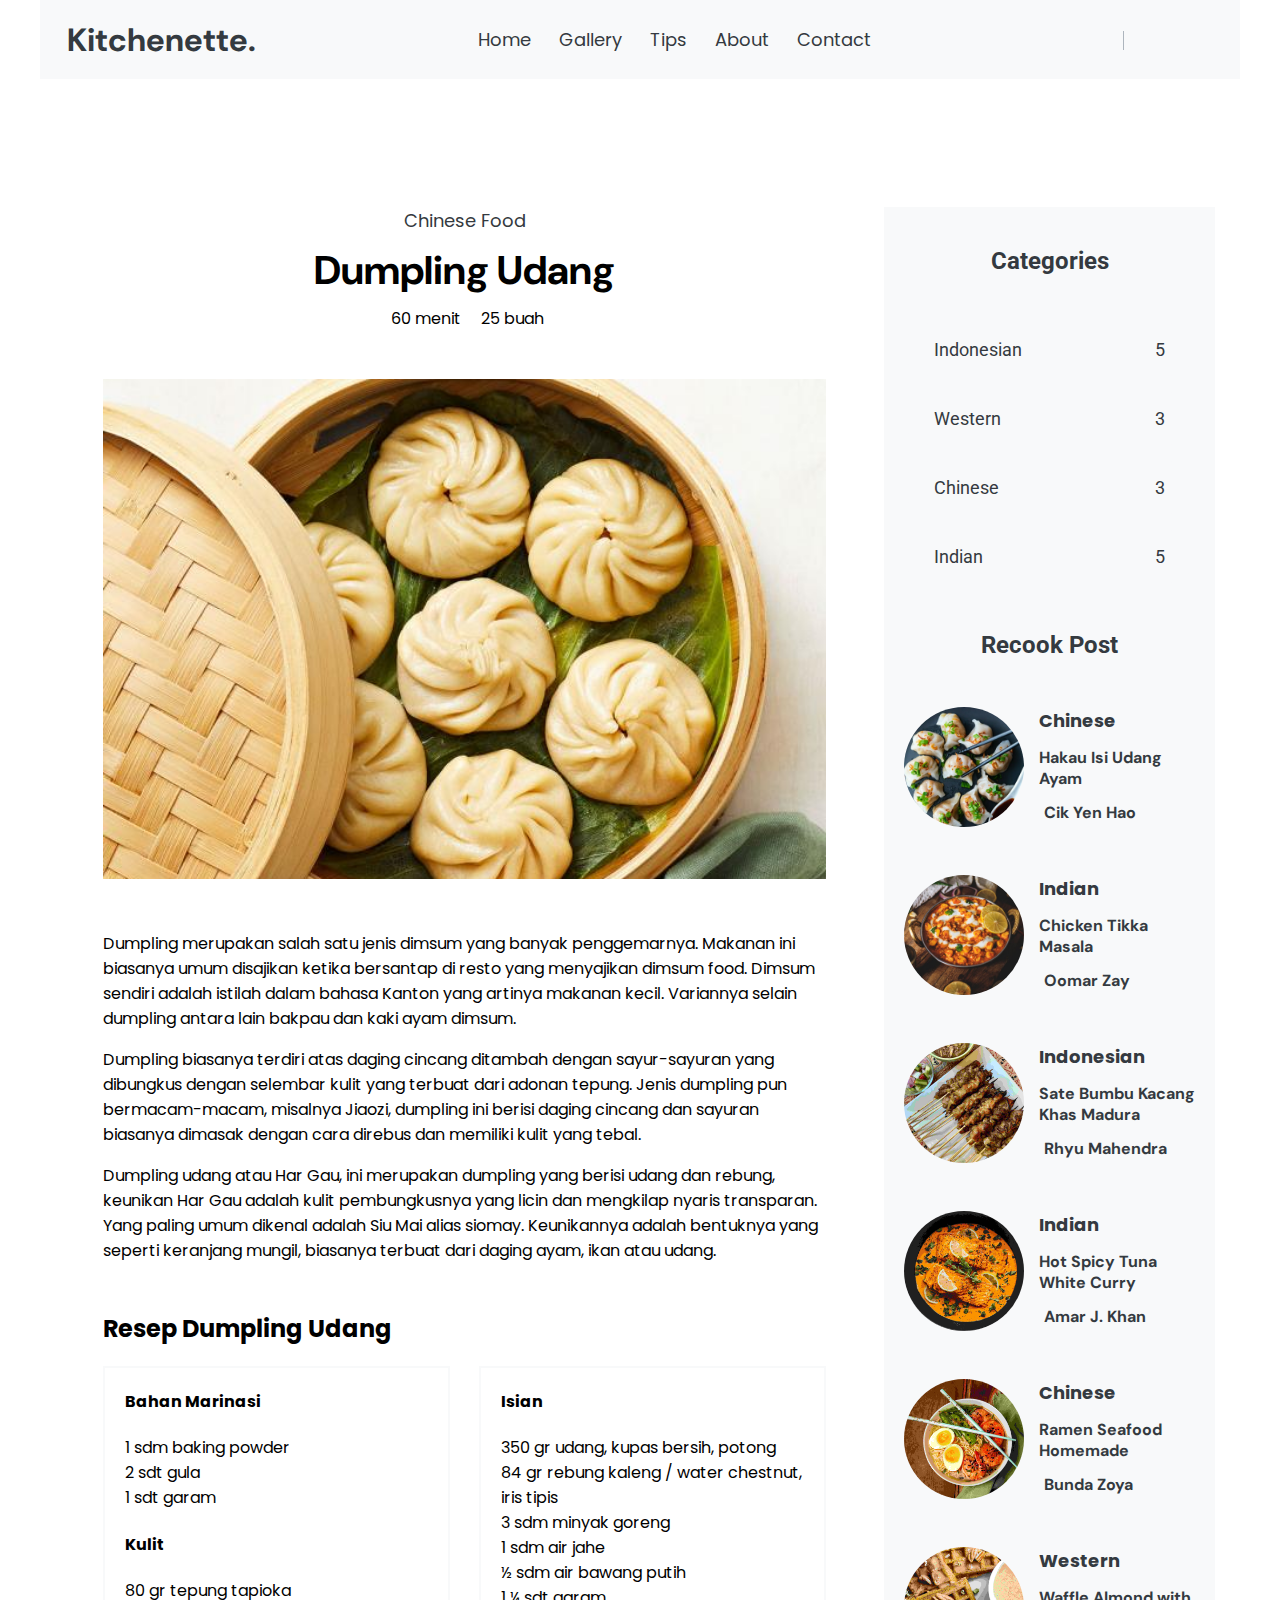
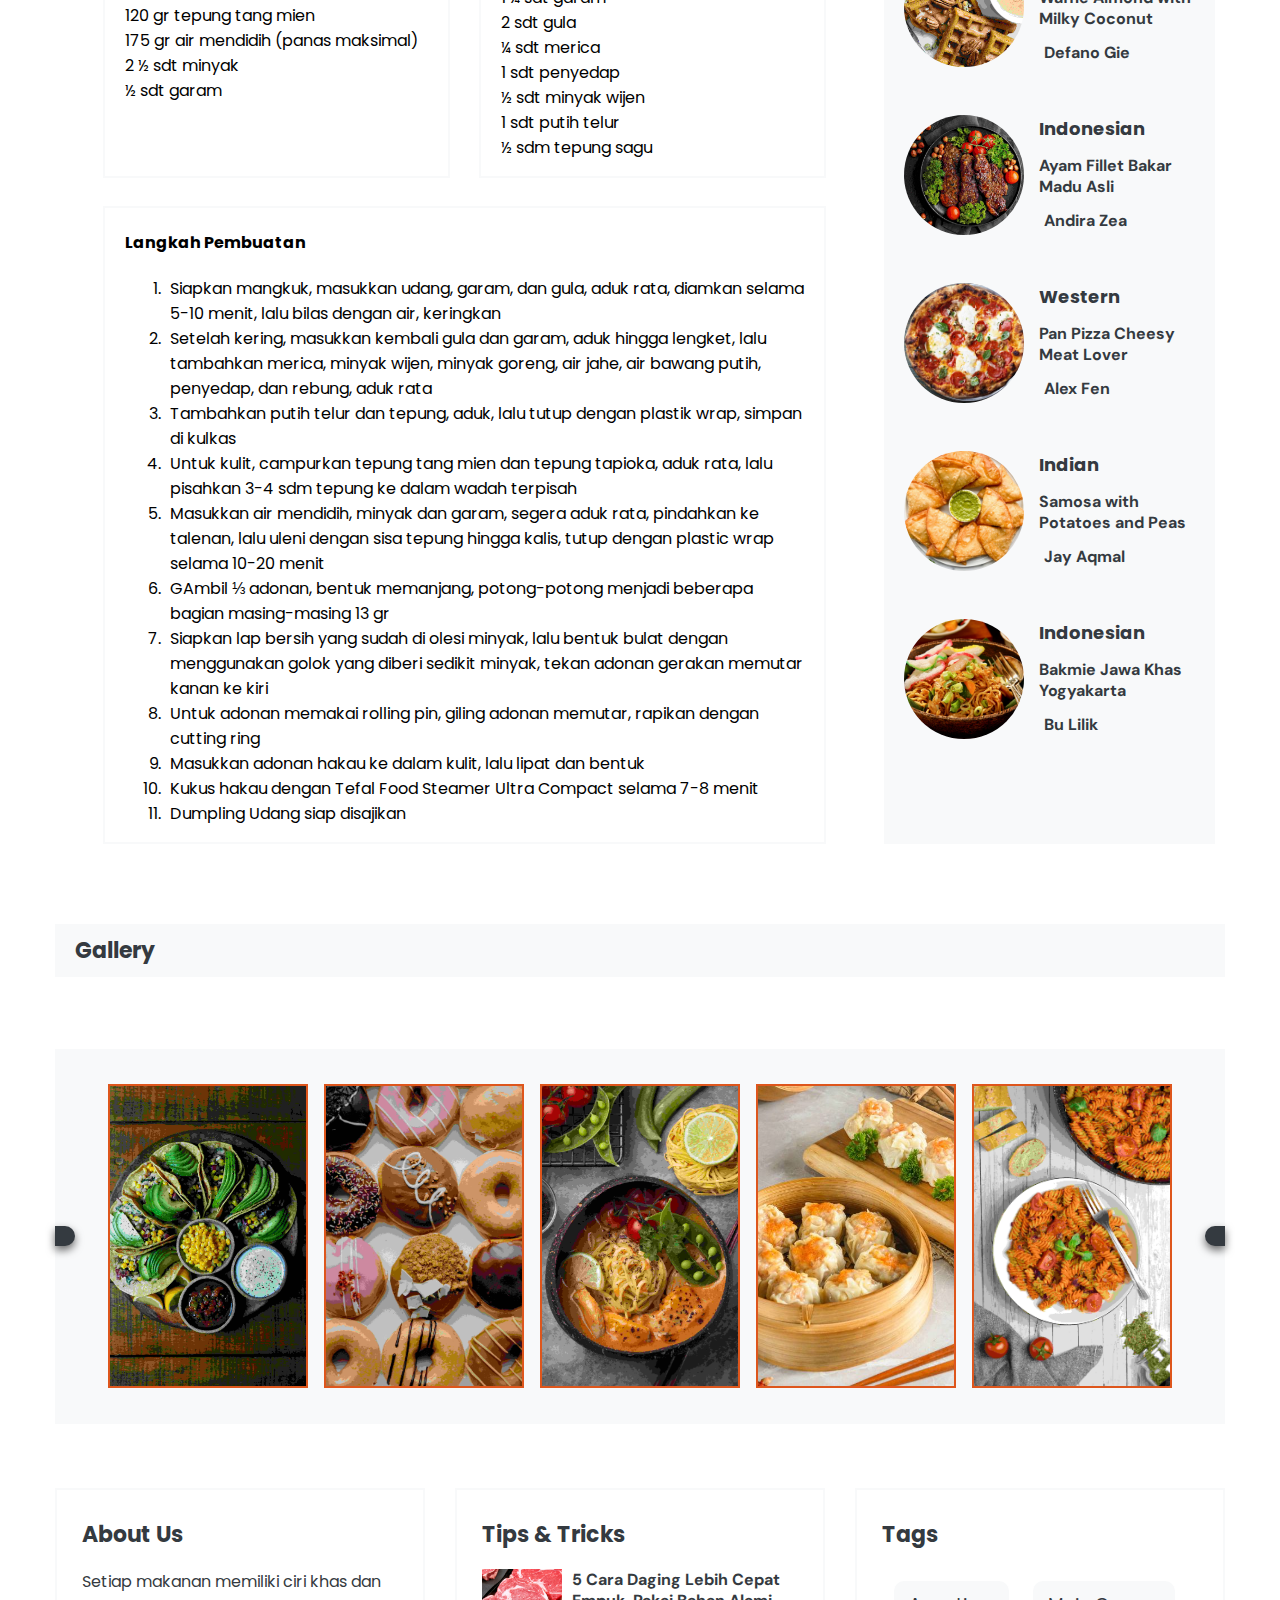
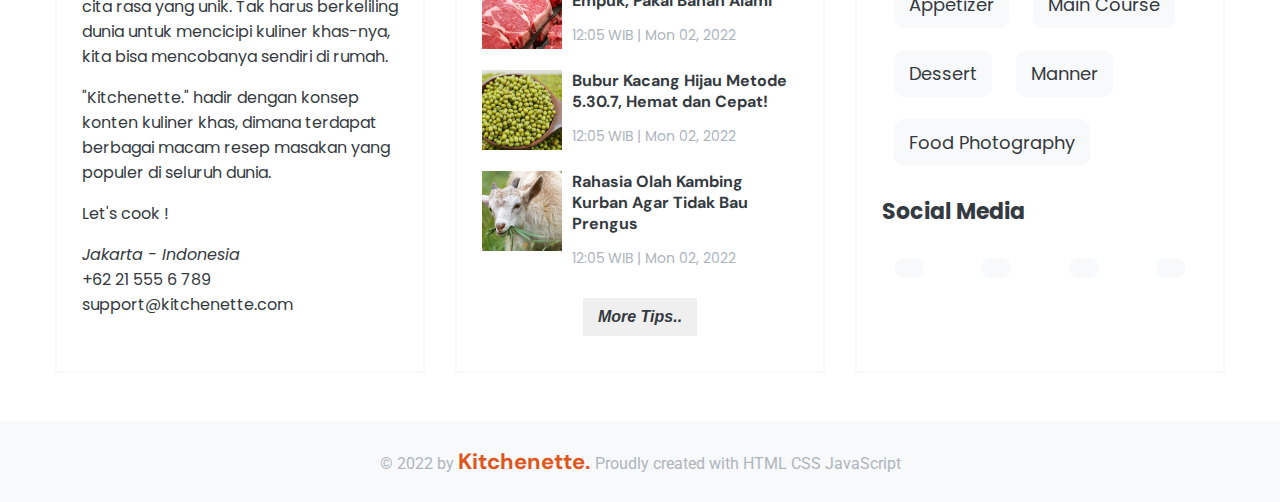
<file: resep-6.html>
<!DOCTYPE html>
<html lang="en">
  <head>
    <meta charset="UTF-8" />
    <meta http-equiv="X-UA-Compatible" content="IE=edge" />
    <meta name="viewport" content="width=device-width, initial-scale=1.0" />
    <title>Kitchenette | Recipe</title>

    <!-- Icon from Fontawesome CDN -->
    <link
      rel="stylesheet"
      href="https://cdnjs.cloudflare.com/ajax/libs/font-awesome/6.1.1/css/all.min.css"
      integrity="sha512-KfkfwYDsLkIlwQp6LFnl8zNdLGxu9YAA1QvwINks4PhcElQSvqcyVLLD9aMhXd13uQjoXtEKNosOWaZqXgel0g=="
      crossorigin="anonymous"
      referrerpolicy="no-referrer"
    />

    <!-- costum style with assets/style.css -->
    <link rel="stylesheet" href="style.css" />
  </head>
  <body id="body">

    <!--------- Header --------->
    <header id="header" class="shadow bg-light sticky">
      <nav class="container navbar">

        <!----- Brand ----->
        <a href="/index.html" class="nav-brand color-dark px-1">Kitchenette.</a>
        <!--x-- Brand --x-->

        <!----- Toggle Button ----->
        <button class="toggle-button">
          <span><i class="fa-solid fa-bars"></i></span>
        </button>
        <!--x-- Toggle Button --x-->

        <!----- Navigation Bar ----->
        <div class="navigation">
          <ul class="navbar-nav">
            <a href="/index.html" class="link">Home</a>
            <a href="#gallery" class="link">Gallery</a>
            <a href="#tips" class="link">Tips</a>
            <a href="#about" class="link">About</a>
            <a href="#contact" class="link">Contact</a>
          </ul>
        </div>
        <!--x-- Navigation Bar --x-->

        <!----- Social Media ----->
        <div class="navigation">
          <ul class="navbar-nav">
            <div class="search-box">
              <a href="" class="link"><i class="fa-solid fa-magnifying-glass"></i></a>
            </div>
            <a href="" class="link"><i class="fa-brands fa-facebook"></i></a>
            <a href="" class="link"><i class="fa-brands fa-twitter"></i></a>
            <a href="" class="link"><i class="fa-brands fa-instagram"></i></a>
            <a href="" class="link"><i class="fa-brands fa-linkedin"></i></a>
          </ul>
        </div>
        <!--x-- Social Media --x-->

      </nav>
    </header>
    <!----x---- Header ----x---->

    <!--------- Main Section --------->
    <!-- [ ada Aside di bagian ini ] -->
    <main id="home">

      <!------- Recipe Section ------->
      <section id="recipe">
        <div class="container">
          <!------- Layout ------->
          <div class="layout">

            <!------- Content ------->
            <div class="content">
              <article id="post">

                <!----- Header ----->
                <div class="text-center">

                  <!-- category -->
                  <a href="#" class="link">
                    Chinese Food
                  </a>
                  <!-- title -->
                  <h1 class="font-1 text-dark title py-2">
                    Dumpling Udang
                  </h1>
                  <!-- info -->
                  <div class="flexbox justify-center font-2 display-2">
                    <p class="pr-2 m-0">
                      <i class="fa-solid fa-clock color-first pr-1"></i>60 menit
                    </p>
                    <p class="m-0">
                      <i class="fa-solid fa-bowl-rice color-first px-1"></i>25 buah
                    </p>
                  </div>

                </div>
                <!--x-- Header --x-->

                <!----- Thumbnail ----->
                <div class="mt-3">
                  <img src="/assets/recipe/chinese-dumpling.jpeg" class="thumbnail" alt="">
                </div>
                <!--x-- Thumbnail --x-->

                <!----- Recipe ----->
                <div class="text-dark display-2 font-2 mt-3">
                  <p>
                    Dumpling merupakan salah satu jenis dimsum yang banyak penggemarnya. Makanan ini biasanya umum disajikan ketika bersantap di resto yang menyajikan dimsum food. Dimsum sendiri adalah istilah dalam bahasa Kanton yang artinya makanan kecil. Variannya selain dumpling antara lain bakpau dan kaki ayam dimsum.
                  </p>
                  <p>
                    Dumpling biasanya terdiri atas daging cincang ditambah dengan sayur-sayuran yang dibungkus dengan selembar kulit yang terbuat dari adonan tepung. Jenis dumpling pun bermacam-macam, misalnya Jiaozi, dumpling ini berisi daging cincang dan sayuran biasanya dimasak dengan cara direbus dan memiliki kulit yang tebal.
                  </p>
                  <p>
                    Dumpling udang atau Har Gau, ini merupakan dumpling yang berisi udang dan rebung, keunikan Har Gau adalah kulit pembungkusnya yang licin dan mengkilap nyaris transparan. Yang paling umum dikenal adalah Siu Mai alias siomay. Keunikannya adalah bentuknya yang seperti keranjang mungil, biasanya terbuat dari daging ayam, ikan atau udang.
                  </p>
                  <h2 class="mt-3">Resep Dumpling Udang</h2>
                  <div class="flex-column ">
                    <div class="flexbox space-between">
                      <div class="flex-recipe">
                        <h4>Bahan Marinasi</h4>
                        <p>
                          1 sdm baking powder <br>
                          2 sdt gula <br>
                          1 sdt garam <br>
                        </p>
                        <h4>Kulit</h4>
                        <p>
                          80 gr tepung tapioka <br>
                          120 gr tepung tang mien <br>
                          175 gr air mendidih (panas maksimal) <br>
                          2 ½ sdt minyak <br>
                          ½ sdt garam <br>
                        </p>
                      </div>
                      <div class="flex-recipe">
                        <h4>Isian</h4>
                        <p>
                          350 gr udang, kupas bersih, potong <br>
                          84 gr rebung kaleng / water chestnut, iris tipis <br>
                          3 sdm minyak goreng <br>
                          1 sdm air jahe <br>
                          ½ sdm air bawang putih <br>
                          1 ¼ sdt garam <br>
                          2 sdt gula <br>
                          ¼ sdt merica <br>
                          1 sdt penyedap <br>
                          ½ sdt minyak wijen <br>
                          1 sdt putih telur <br>
                          ½ sdm tepung sagu <br>
                        </p>
                      </div>
                    </div>
                    <div class="box">
                      <h4>Langkah Pembuatan</h4>
                      <ol>
                        <li>Siapkan mangkuk, masukkan udang, garam, dan gula, aduk rata, diamkan selama 5-10 menit, lalu bilas dengan air, keringkan</li>
                        <li>Setelah kering, masukkan kembali gula dan garam, aduk hingga lengket, lalu tambahkan merica, minyak wijen, minyak goreng, air jahe, air bawang putih, penyedap, dan rebung, aduk rata</li>
                        <li>Tambahkan putih telur dan tepung, aduk, lalu tutup dengan plastik wrap, simpan di kulkas</li>
                        <li>Untuk kulit, campurkan tepung tang mien dan tepung tapioka, aduk rata, lalu pisahkan 3-4 sdm tepung ke dalam wadah terpisah</li>
                        <li>Masukkan air mendidih, minyak dan garam, segera aduk rata, pindahkan ke talenan, lalu uleni dengan sisa tepung hingga kalis, tutup dengan plastic wrap selama 10-20 menit</li>
                        <li>GAmbil ⅓ adonan, bentuk memanjang, potong-potong menjadi beberapa bagian masing-masing 13 gr</li>
                        <li>Siapkan lap bersih yang sudah di olesi minyak, lalu bentuk bulat dengan menggunakan golok yang diberi sedikit minyak, tekan adonan gerakan memutar kanan ke kiri</li>
                        <li>Untuk adonan memakai rolling pin, giling adonan memutar, rapikan dengan cutting ring</li>
                        <li> Masukkan adonan hakau ke dalam kulit, lalu lipat dan bentuk</li>
                        <li>Kukus hakau dengan Tefal Food Steamer Ultra Compact selama 7-8 menit</li>
                        <li>Dumpling Udang siap disajikan</li>
                      </ol>
                    </div>
                  </div>
                  
                  
                </div>
                <!--x-- Recipe --x-->
      
              </article>
            </div>
            <!---x--- Content ---x--->

            <!------- Aside ------->
            <aside id="aside" class="px-2">
              <div class="aside-post">

                <!----- Category ----->
                <section class="category">
                  <h2 class="text-center color-dark mb-3">Categories</h2>
                  <!------->
                  <a href="#" class="flexbox space-between color-dark">
                    <span>Indonesian</span>
                    <span>5</span>
                  </a>
                  <a href="#" class="flexbox space-between color-dark">
                    <span>Western</span>
                    <span>3</span>
                  </a>
                  <a href="#" class="flexbox space-between color-dark">
                    <span>Chinese</span>
                    <span>3</span>
                  </a>
                  <a href="#" class="flexbox space-between color-dark">
                    <span>Indian</span>
                    <span>5</span>
                  </a>
                </section>
                <!--x-- Category --x-->

                <!----- Recook ----->
                <section class="recook mt-3">
                  <h2 class="text-center color-dark mb-3">Recook Post</h2>
                  <div class="flex-column">
                    <!------------------------>
                    <div class="flex-row mb-3">
                      <div class="flex-1">
                        <div class="img-recook">
                          <a href="#">
                            <img src="/assets/recook/Chinese - Hakau.jpg" class="rounded" alt="">
                          </a>
                        </div>
                      </div>
                      <div class="flex-2 font-1 color-dark ml-1">
                        <div class="recook-item">
                          <a href="#" class="recipe-link">
                            Chinese
                          </a>
                          <h2 class="display-2">
                            Hakau Isi Udang Ayam
                          </h2>
                          <a>
                            <i class="fa-solid fa-user color-first pr-1"></i> Cik Yen Hao
                          </a>
                        </div>
                      </div>
                    </div>
                    <!------------------------>
                    <div class="flex-row mb-3">
                      <div class="flex-1">
                        <div class="img-recook">
                          <a href="#">
                            <img src="/assets/recook/Indian - Tikka Masala.jpeg" class="rounded" alt="">
                          </a>
                        </div>
                      </div>
                      <div class="flex-2 font-1 color-dark ml-1">
                        <div class="recook-item">
                          <a href="#" class="recipe-link">
                            Indian
                          </a>
                          <h2 class="display-2">
                            Chicken Tikka Masala
                          </h2>
                          <a>
                            <i class="fa-solid fa-user color-first pr-1"></i> Oomar Zay
                          </a>
                        </div>
                      </div>
                    </div>
                    <!------------------------>
                    <div class="flex-row mb-3">
                      <div class="flex-1">
                        <div class="img-recook">
                          <a href="#">
                            <img src="/assets/recook/Indonesian - Sate Ayam.jpg" class="rounded" alt="">
                          </a>
                        </div>
                      </div>
                      <div class="flex-2 font-1 color-dark ml-1">
                        <div class="recook-item">
                          <a href="#" class="recipe-link">
                            Indonesian
                          </a>
                          <h2 class="display-2">
                            Sate Bumbu Kacang Khas Madura
                          </h2>
                          <a>
                            <i class="fa-solid fa-user color-first pr-1"></i> Rhyu Mahendra
                          </a>
                        </div>
                      </div>
                    </div>
                    <!------------------------>
                    <div class="flex-row mb-3">
                      <div class="flex-1">
                        <div class="img-recook">
                          <a href="#">
                            <img src="/assets/recook/Indian - Tuna Curry.jpg" class="rounded" alt="">
                          </a>
                        </div>
                      </div>
                      <div class="flex-2 font-1 color-dark ml-1">
                        <div class="recook-item">
                          <a href="#" class="recipe-link">
                            Indian
                          </a>
                          <h2 class="display-2">
                            Hot Spicy Tuna White Curry 
                          </h2>
                          <a>
                            <i class="fa-solid fa-user color-first pr-1"></i> Amar J. Khan
                          </a>
                        </div>
                      </div>
                    </div>
                    <!------------------------>
                    <div class="flex-row mb-3">
                      <div class="flex-1">
                        <div class="img-recook">
                          <a href="#">
                            <img src="/assets/recook/Chinese - Ramen.jpg" class="rounded" alt="">
                          </a>
                        </div>
                      </div>
                      <div class="flex-2 font-1 color-dark ml-1">
                        <div class="recook-item">
                          <a href="#" class="recipe-link">
                            Chinese
                          </a>
                          <h2 class="display-2">
                            Ramen Seafood Homemade
                          </h2>
                          <a>
                            <i class="fa-solid fa-user color-first pr-1"></i> Bunda Zoya
                          </a>
                        </div>
                      </div>
                    </div>
                    <!------------------------>
                    <div class="flex-row mb-3">
                      <div class="flex-1">
                        <div class="img-recook">
                          <a href="#">
                            <img src="/assets/recook/Western - Waffle.jpg" class="rounded" alt="">
                          </a>
                        </div>
                      </div>
                      <div class="flex-2 font-1 color-dark ml-1">
                        <div class="recook-item">
                          <a href="#" class="recipe-link">
                            Western
                          </a>
                          <h2 class="display-2">
                            Waffle Almond with Milky Coconut
                          </h2>
                          <a>
                            <i class="fa-solid fa-user color-first pr-1"></i> Defano Gie
                          </a>
                        </div>
                      </div>
                    </div>
                    <!------------------------>
                    <div class="flex-row mb-3">
                      <div class="flex-1">
                        <div class="img-recook">
                          <a href="#">
                            <img src="/assets/recook/Indonesian - Ayam Bakar Madu.jpg" class="rounded" alt="">
                          </a>
                        </div>
                      </div>
                      <div class="flex-2 font-1 color-dark ml-1">
                        <div class="recook-item">
                          <a href="#" class="recipe-link">
                            Indonesian
                          </a>
                          <h2 class="display-2">
                            Ayam Fillet Bakar Madu Asli
                          </h2>
                          <a>
                            <i class="fa-solid fa-user color-first pr-1"></i> Andira Zea
                          </a>
                        </div>
                      </div>
                    </div>
                    <!------------------------>
                    <div class="flex-row mb-3">
                      <div class="flex-1">
                        <div class="img-recook">
                          <a href="#">
                            <img src="/assets/recook/Western - Pizza.jpeg" class="rounded" alt="">
                          </a>
                        </div>
                      </div>
                      <div class="flex-2 font-1 color-dark ml-1">
                        <div class="recook-item">
                          <a href="#" class="recipe-link">
                            Western
                          </a>
                          <h2 class="display-2">
                            Pan Pizza Cheesy Meat Lover
                          </h2>
                          <a>
                            <i class="fa-solid fa-user color-first pr-1"></i> Alex Fen
                          </a>
                        </div>
                      </div>
                    </div>
                    <!------------------------>
                    <div class="flex-row mb-3">
                      <div class="flex-1">
                        <div class="img-recook">
                          <a href="#">
                            <img src="/assets/recook/Indian - Samosas with Potatoes and Peas.jpg" class="rounded" alt="">
                          </a>
                        </div>
                      </div>
                      <div class="flex-2 font-1 color-dark ml-1">
                        <div class="recook-item">
                          <a href="#" class="recipe-link">
                            Indian
                          </a>
                          <h2 class="display-2">
                            Samosa with Potatoes and Peas
                          </h2>
                          <a>
                            <i class="fa-solid fa-user color-first pr-1"></i> Jay Aqmal
                          </a>
                        </div>
                      </div>
                    </div>
                    <!------------------------>
                    <div class="flex-row">
                      <div class="flex-1">
                        <div class="img-recook">
                          <a href="#">
                            <img src="/assets/recook/Indonesian - Bakmie Jawa Khas Yogya.jpg" class="rounded" alt="">
                          </a>
                        </div>
                      </div>
                      <div class="flex-2 font-1 color-dark ml-1">
                        <div class="recook-item">
                          <a href="#" class="recipe-link">
                            Indonesian
                          </a>
                          <h2 class="display-2">
                            Bakmie Jawa Khas Yogyakarta
                          </h2>
                          <a>
                            <i class="fa-solid fa-user color-first pr-1"></i> Bu Lilik
                          </a>
                        </div>
                      </div>
                    </div>
                    <!------------------------>
                  </div>
                </section>
                <!--x-- Recook --x-->
                
              </div>
            </aside>
            <!---x--- Aside ---x--->

          </div>
          <!---x--- Layout ---x--->
        </div>
      </section>
      <!---x--- Recipe Section ---x--->

      <!------- Gallery Section ------->
      <section id="gallery">
        <div class="container">
          <h1 class="font-2 display-1 color-dark gallery-highlight">Gallery</h1>
          <div class="gallery">

            <!----- prev [<] ----->
            <div class="prev-btn" onclick="prev()">
              <i class="fa-solid fa-circle-chevron-left"></i>
            </div>
            <!--x-- prev [<] --x-->

            <!----- Slide Section ----->
            <div id="slide">
              <!----- Slide 1 ----->
              <div class="slide-item">
                <div class="inner">
                  <a href="#">
                    <img src="/assets/galeri/avocado-tacos.jpg" class="img-slide" alt="">
                  </a>
                </div>
              </div>
              <!--x-- Slide 1 --x-->
              <!----- Slide 2 ----->
              <div class="slide-item">
                <div class="inner">
                  <a href="#">
                    <img src="/assets/galeri/donat.jpg" class="img-slide" alt="">
                  </a>
                </div>
              </div>
              <!--x-- Slide 2 --x-->
              <!----- Slide 3 ----->
              <div class="slide-item">
                <div class="inner">
                  <a href="#">
                    <img src="/assets/galeri/curry-noodle.jpg" class="img-slide" alt="">
                  </a>
                </div>
              </div>
              <!--x-- Slide 3 --x-->
              <!----- Slide 4 ----->
              <div class="slide-item">
                <div class="inner">
                  <a href="#">
                    <img src="/assets/galeri/salmon-dimsum.jpg" class="img-slide" alt="">
                  </a>
                </div>
              </div>
              <!--x-- Slide 4 --x-->
              <!----- Slide 5 ----->
              <div class="slide-item">
                <div class="inner">
                  <a href="#">
                    <img src="/assets/galeri/bolognese-pasta.jpg" class="img-slide" alt="">
                  </a>
                </div>
              </div>
              <!--x-- Slide 5 --x-->
              <!----- Slide 6 ----->
              <div class="slide-item">
                <div class="inner">
                  <a href="#">
                    <img src="/assets/galeri/prawn-curry.jpg" class="img-slide" alt="">
                  </a>
                </div>
              </div>
              <!--x-- Slide 6 --x-->
              <!----- Slide 7 ----->
              <div class="slide-item">
                <div class="inner">
                  <a href="#">
                    <img src="/assets/galeri/hakau-udang.jpg" class="img-slide" alt="">
                  </a>
                </div>
              </div>
              <!--x-- Slide 7 --x-->
              <!----- Slide 8 ----->
              <div class="slide-item">
                <div class="inner">
                  <a href="#">
                    <img src="/assets/galeri/creamy-meatball.jpg" class="img-slide" alt="">
                  </a>
                </div>
              </div>
              <!--x-- Slide 8 --x-->
              <!----- Slide 9 ----->
              <div class="slide-item">
                <div class="inner">
                  <a href="#">
                    <img src="/assets/galeri/pastel.jpg" class="img-slide" alt="">
                  </a>
                </div>
              </div>
              <!--x-- Slide 9 --x-->
              <!----- Slide 10 ----->
              <div class="slide-item">
                <div class="inner">
                  <a href="#">
                    <img src="/assets/galeri/ayam-asam-manis.jpg" class="img-slide" alt="">
                  </a>
                </div>
              </div>
              <!--x-- Slide 10 --x-->
              <!----- Slide 11 ----->
              <div class="slide-item">
                <div class="inner">
                  <a href="#">
                    <img src="/assets/galeri/apple-pie.jpg" class="img-slide" alt="">
                  </a>
                </div>
              </div>
              <!--x-- Slide 11 --x-->
              <!----- Slide 12 ----->
              <div class="slide-item">
                <div class="inner">
                  <a href="#">
                    <img src="/assets/galeri/beef-steak.jpg" class="img-slide" alt="">
                  </a>
                </div>
              </div>
              <!--x-- Slide 12 --x-->
              <!----- Slide 13 ----->
              <div class="slide-item">
                <div class="inner">
                  <a href="#">
                    <img src="/assets/galeri/sate-padang.jpg" class="img-slide" alt="">
                  </a>
                </div>
              </div>
              <!--x-- Slide 13 --x-->
              <!----- Slide 14 ----->
              <div class="slide-item">
                <div class="inner">
                  <a href="#">
                    <img src="/assets/galeri/beef-samosa.jpg" class="img-slide" alt="">
                  </a>
                </div>
              </div>
              <!--x-- Slide 14 --x-->
              <!----- Slide 15 ----->
              <div class="slide-item">
                <div class="inner">
                  <a href="#">
                    <img src="/assets/galeri/sate-lilit.jpg" class="img-slide" alt="">
                  </a>
                </div>
              </div>
              <!--x-- Slide 15 --x-->
            </div>
            <!--x-- Slide Section --x-->

            <!----- [>] next ----->
            <div class="next-btn" onclick="next()">
              <i class="fa-solid fa-circle-chevron-right"></i>
            </div>
            <!--x-- [>] next --x-->

          </div>
        </div>
      </section>
      <!---x--- Gallery Section ---x--->

    </main>
    <!-----x--- Main Section ---x----->

    <!--------- Footer --------->
    <footer id="footer">

      <!----- Footer Content ----->
      <div class="container mb-3">
        <div class="flexbox flex-1 space-between">

          <!----- About ----->
          <div class="flex-footer color-dark">
            <div id="about">
              <h2 class="display-1 font-2">About Us</h2>
            </div>
            <div class="font-2">
              <p>
                Setiap makanan memiliki ciri khas dan cita rasa yang unik. Tak harus berkeliling dunia untuk mencicipi kuliner khas-nya, kita bisa mencobanya sendiri di rumah.
              </p>
              <p>
                "Kitchenette." hadir dengan konsep konten kuliner khas, dimana terdapat berbagai macam resep masakan yang populer di seluruh dunia.
              </p>
              <p>Let's cook !</p>
              <address><i class="fa-solid fa-location-dot color-first"></i> Jakarta - Indonesia</address>
              <div class="phone"><i class="fa-solid fa-phone color-first"></i> +62 21 555 6 789</div>
              <div class="email"><i class="fa-solid fa-envelope color-first"></i> support@kitchenette.com</div>
            </div>
          </div>
          <!--x-- About --x-->

          <!----- Tips ----->
          <div class="flex-footer">
            <div id="tips">
              <h2 class="display-1 font-2 color-dark">Tips & Tricks</h2>
            </div>
            <div class="flex-column">

              <!-- tips1 -->
              <div class="flex-row mb-2">
                <div class="flex-1">
                  <div class="img-tips">
                    <a href="#">
                      <img src=assets/tips/fresh-meat.jpg alt="">
                    </a>
                  </div>
                </div>
                <div class="flex-2">
                  <a href="#" class="font-1 display-2 color-dark"> 5 Cara Daging Lebih Cepat Empuk, Pakai Bahan Alami</a>
                  <p class="font-2 color-disabled display-3">
                    <span><i class="fa-solid fa-clock color-first"></i> 12:05 WIB | Mon 02, 2022</span>
                  </p>
                </div>
              </div>
              <!--x-- tips1 --x-->

              <!-- tips2 -->
              <div class="flex-row mb-2">
                <div class="flex-1">
                  <div class="img-tips">
                    <a href="#">
                      <img src="/assets/tips/kacang-hijau.jpeg" alt="">
                    </a>
                  </div>
                </div>
                <div class="flex-2">
                  <a href="#" class="font-1 display-2 color-dark"> Bubur Kacang Hijau Metode 5.30.7, Hemat dan Cepat!</a>
                  <p class="font-2 color-disabled display-3">
                    <span><i class="fa-solid fa-clock color-first"></i> 12:05 WIB | Mon 02, 2022</span>
                  </p>
                </div>
              </div>
              <!--x-- tips2 --x-->

              <!-- tips3 -->
              <div class="flex-row mb-2">
                <div class="flex-1">
                  <div class="img-tips">
                    <a href="#">
                      <img src="/assets/tips/kambing-kurban.jpg" alt="">
                    </a>
                  </div>
                </div>
                <div class="flex-2">
                  <a href="#" class="font-1 display-2 color-dark"> Rahasia Olah Kambing Kurban Agar Tidak Bau Prengus</a>
                  <p class="font-2 color-disabled display-3">
                    <span><i class="fa-solid fa-clock color-first"></i> 12:05 WIB | Mon 02, 2022</span>
                  </p>
                </div>
              </div>
              <!--x-- tips3 --x-->

              <!----- moretips ----->
              <div class="text-center">
                <button class="btn-square color-dark display-2 mt-1"><strong><em>More Tips..</em></strong></button>
              </div>
              <!--x-- moretips --x-->

            </div>
          </div>
          <!--x-- Tips --x-->

          <!----- Tags & Social ----->
          <div class="flex-footer color-dark">
            <div class="flex-column">

              <!----- Tags ----->
              <h2 class="display-1 font-2">Tags</h2>
              <div class="flex-row flex-wrap">
                <a href="#" class="link btn bg-light">Appetizer</a>
                <a href="#" class="link btn bg-light">Main Course</a>
                <a href="#" class="link btn bg-light">Dessert</a>
                <a href="#" class="link btn bg-light">Manner</a>
                <a href="#" class="link btn bg-light">Food Photography</a>
              </div>
              <!--x-- Tags --x-->

              <!----- Social Media ----->
              <h2 class="display-1 font-2">Social Media</h2>
              <div class="flex-row space-between">
                <a href="#" class="link btn bg-light"><i class="fab fa-facebook-f text-center"></i></a>
                <a href="#" class="link btn bg-light"><i class="fab fa-twitter text-center"></i></a>
                <a href="#" class="link btn bg-light"><i class="fab fa-instagram text-center"></i></a>
                <a href="#" class="link btn bg-light"><i class="fab fa-youtube text-center"></i></a>
              </div>
              <!--x-- Social Media --x-->

            </div>
          </div>
          <!--x-- Tags & Social --x-->

        </div>
      </div>
      <!--x-- Footer Content --x-->

      <!----- Copyright ----->
      <div class="copyright color-disabled">
        <p>
          &#169 2022 by <a href="#header" class="color-first font-1 display-1"> Kitchenette. </a> 
          <span> Proudly created with HTML CSS JavaScript</span>
        </p>
      </div>
      <!--x-- Copyright --x-->

    </footer>
    <!------x--- Footer ---x------>

    <!-- Costum Javascript by script.js -->
    <script src="script.js"></script>
  </body>
</html>
</file>
<file: style.css>
/* --- Import Googlefont --- */

@import url('https://fonts.googleapis.com/css2?family=DM+Sans&family=Poppins&family=Roboto&family=Satisfy&display=swap');
/* 
font-family: 'DM Sans', sans-serif;
font-family: 'Poppins', sans-serif;
font-family: 'Roboto', sans-serif;
font-family: 'Satisfy', cursive;
 */

/* ---------x---------- */

/* --- ROOT Styling --- */

:root {
  /* color */
  --first-color: #de561c;
  --second-color: #d0ef84;
  --light: #f8f9fa;
  --dark: #343a40;
  --disabled: #adb5bd;
  --border: #e9ecef;
}

body {
  font-family: 'Roboto', sans-serif;
  padding: 0;
  margin: 0;
}

header {
  display: inline;
  z-index: 99;
  width: 100%;
}

aside {
  flex: 0 0 30%;
  max-width: 30%;
  overflow: auto;
  /* background-color: yellowgreen; */
}

a {
  text-decoration: none;
}

* {
  box-sizing: border-box;
}

/* ---------x---------- */

/* _______ GLOBAL STYLING _______ */

.color-light {
  color: var(--light);
}

.color-disabled {
  color: var(--disabled);
}

.color-dark {
  color: var(--dark);
}

.color-first {
  color: var(--first-color);
}

.bg-light {
  background-color: var(--light);
}

.container {
  max-width: 1200px;
  padding: 0 15px;
  margin: auto;
}

.font-1 {
  font-family: 'DM Sans', sans-serif;
  font-weight: bold;
}

.font-2 {
  font-family: 'Poppins', sans-serif;
}

.title {
  font-size: 40px;
  margin: 0;
  /* border: 2px solid black; */
}

.display-1 {
  font-size: 22px;
}

.display-2 {
  font-size: 16px;
}

.display-3 {
  font-size: 14px;
}

.text-center {
  text-align: center;
}

.link {
  font-size: 18px;
  margin: 12px;
  color: var(--dark);
  font-family: 'Poppins', sans-serif;
}

.link:hover {
  color: var(--first-color);
  font-weight: bold;
}

.m-0 {
  margin: 0;
}

.mt-1 {
  margin-top: 5px;
}

.mt-2 {
  margin-top: 10px;
}

.mt-3 {
  margin-top: 48px;
}

.pr-1 {
  padding-right: 5px;
}

.pr-2 {
  padding-right: 10px;
}

.ml-1 {
  margin-left: 5px;
}

.ml-2 {
  margin-left: 10px;
}

.px-1 {
  padding-left: 5px;
  padding-right: 5px;
}

.px-2 {
  padding-left: 10px;
  padding-right: 10px;
}

.py-2 {
  padding-top: 10px;
  padding-bottom: 10px;
}

.mb-2 {
  margin-bottom: 10px;
}

.mb-3 {
  margin-bottom: 48px;
}

.flexbox {
  display: flex;
  flex-wrap: wrap;
}

.flex-1 {
  flex-grow: 1;
  /* border: 2px solid black; */
}

.flex-2 {
  flex-grow: 2;
  padding-left: 10px;
  /* border: 2px solid black; */
}

.flex-around {
  display: flex;
  width: 100%;
  justify-content: space-around;
}

.space-between {
  justify-content: space-between;
}

.justify-center {
  justify-content: center;
}

.flex-column {
  display: flex;
  flex-direction: column;
}

.flex-row {
  display: flex;
  flex-direction: row;
}

.flex-wrap {
  display: flex;
  flex-wrap: wrap;
}

/* ___x___ GLOBAL STYLING ___x___ */

/* _______ SECTION STYLING _______ */

/* -----<< Navigation >>----- */

.navbar {
  position: relative;
  display: flex;
  flex-direction: row;
  justify-content: space-between;
  padding: 10px;
  background-color: var(--light);
}

.sticky {
  position: sticky;
  top: 0;
}

.nav-brand {
  font-family: 'DM Sans', sans-serif;
  font-weight: bold;
  align-self: center;
  font-size: 32px;
  margin-left: 12px;
}

.navigation {
  align-self: center;
}

.search-box {
  display: inline;
  border-right: 1px solid var(--disabled);
  padding-right: 12px;
  margin-right: 10px;
}

.toggle-button {
  font-size: 21px;
  background-color: transparent;
  border: none;
  position: absolute;
  right: 0;
  margin: 8px 18px;
  display: none;
}

/* --x--<< Navigation >>--x-- */

/* -----<< Jumbotron >>----- */

.jumbotron {
  background: url(/assets/kitchen-11.jpg);
  width: 100%;
  background-size: cover;
  background-position: center;
  display: flex;
  justify-content: center;
  align-items: center;
  min-height: 100vh;
}

.banner {
  position: relative;
  /* border: 2px solid black; */
  box-shadow: 0 0 20px 2px rgba(0, 0, 0, 0.7);
  background: transparent;
  padding: 30px 60px;
  font-family: 'Satisfy', cursive;
  text-align: center;
  z-index: 1;
}

.banner:before {
  content: '';
  position: absolute;
  background: rgba(0, 0, 0, 0.6);
  top: 0;
  left: 0;
  width: 100%;
  height: 100%;
  z-index: -1;
}

.banner h1 {
  color: white;
  letter-spacing: 2px;
}

/* --x--<< Jumbotron >>--x-- */

/* -----<< Recipe >>----- */

#home {
  margin-top: 8em;
}

#recipe {
  margin-bottom: 5em;
}

.layout {
  display: flex;
  flex-wrap: wrap;
}

.content {
  flex: 0 0 70%;
  max-width: 70%;
  overflow: auto;
}

.flex-item {
  flex-grow: 1;
  max-width: 250px;
  height: fit-content;
  margin: 10px;
  flex-wrap: wrap;
  border: 2px solid var(--second-color);
}

.flex-item h3 {
  text-align: center;
}

.menu {
  background-color: var(--second-color);
  margin: 10px 0;
  padding: 15px 0;
}

.menu p {
  margin: 0;
  padding-bottom: 10px;
}

.menu h3 {
  margin: 0;
}

.picture {
  width: 250px;
  height: 350px;
}

.img {
  width: 100%;
  height: 100%;
  object-fit: cover;
  padding: 10px 13px 0px 10px;
  align-items: center;
  /* border: 2px solid black; */
}

.recipe-link {
  font-size: 18px;
  color: var(--dark);
  font-family: 'Poppins', sans-serif;
}

.recipe-link:hover {
  color: var(--first-color);
}

.btn-primary {
  padding: 15px 20px;
  border: none;
  border-radius: 7px;
  letter-spacing: 1px;
  cursor: pointer;
  background-color: var(--first-color);
  font-weight: bold;
}

.btn-primary:hover {
  background-color: var(--dark);
}

/* --x--<< Recipe >>--x-- */

/* -----<< Aside >>----- */

.contact {
  border: 2px solid var(--light);
  background-color: var(--light);
  padding: 40px 30px 50px 30px;
  margin-bottom: 20px;
  display: flex;
  flex-direction: column;
  border-radius: 70px;
  box-shadow: rgba(0, 0, 0, 0.4) 0px 2px 4px, rgba(0, 0, 0, 0.3) 0px 7px 13px -3px, rgba(0, 0, 0, 0.2) 0px -3px 0px inset;
}

.profile {
  height: 200px;
  width: 200px;
  object-fit: cover;
  border-radius: 100px;
}

.owner {
  align-self: center;
}

.logo {
  width: 200px;
  object-fit: cover;
}

.logo-support {
  display: flex;
  flex-direction: column;
  align-items: center;
}

/* --x--<< Aside >>--x-- */

/* -----<< Gallery >>----- */

.gallery {
  position: relative;
}

.gallery-highlight {
  margin-bottom: 72px;
  margin-top: 48px;
  color: var(--dark);
  padding: 10px 20px;
  background-color: var(--light);
}

#slide {
  display: flex;
  flex-wrap: wrap;
  justify-content: space-between;
  height: 375px;
  overflow: hidden;
  padding: 0 45px;
  background-color: var(--light);
}

.slide-item {
  flex-grow: 1;
  align-self: center;
  width: 200px;
  height: fit-content;
  margin: 35px 8px;
  border: 2px solid var(--first-color);
  background-color: var(--first-color);
}

.img-slide {
  width: 100%;
  height: 100%;
  object-fit: cover;
  align-items: center;
  /* border: 2px solid black; */
}

.slide-item img {
  cursor: pointer;
  width: 100%;
  object-fit: cover;
}

.inner {
  overflow: hidden;
  height: 300px;
}

.inner img {
  transition: all 0.5s ease;
  object-fit: cover;
}

.inner:hover img {
  transform: scale(1.1);
}

.prev-btn {
  position: absolute;
  top: 50%;
  padding: 10px;
  transform: translateY(-50%);
  font-size: 20px;
  color: white;
  background-color: var(--dark);
  border-top-right-radius: 10px;
  border-bottom-right-radius: 10px;
  box-shadow: 0 4px 8px rgba(0, 0, 0, 0.6);
  z-index: 1;
  cursor: pointer;
  transition: 500ms;
}

.next-btn {
  position: absolute;
  top: 50%;
  padding: 10px;
  transform: translateY(-50%);
  font-size: 20px;
  color: white;
  background-color: #343a40;
  border-top-left-radius: 10px;
  border-bottom-left-radius: 10px;
  box-shadow: 0 4px 8px rgba(0, 0, 0, 0.6);
  z-index: 1;
  cursor: pointer;
  transition: 500ms;
}

.next-btn:hover,
.prev-btn:hover {
  background-color: var(--first-color);
}

.prev-btn {
  left: 0;
}

.next-btn {
  right: 0;
}

/* --x--<< Gallery >>--x-- */

/* -----<< Footer >>----- */

#footer {
  padding-top: 4em;
}

.contact-us {
  border: 2px solid var(--light);
  padding: 20px 50px 0 50px;
  width: 900px;
  background-color: var(--light);
  border-radius: 30px;
  box-shadow: rgba(0, 0, 0, 0.15) 0px 5px 15px 0px;
}

.btn-secondary {
  padding: 10px 20px;
  border: none;
  border-radius: 7px;
  letter-spacing: 1px;
  cursor: pointer;
  background-color: var(--dark);
  font-weight: bold;
}

.btn-secondary:hover {
  background-color: var(--first-color);
}

.form {
  width: 100%;
  border: 2px solid var(--border);
  padding: 16px;
  font-size: 18px;
  margin-right: 10px;
  font-family: 'Poppins', sans-serif;
  margin-bottom: 10px;
}

.flex-footer {
  border: 2px solid var(--light);
  width: 370px;
  padding: 10px 25px 25px 25px;
}

.flex-1 img {
  width: 100%;
  height: 100%;
  object-fit: cover;
}

.img-tips {
  width: 80px;
  height: 80px;
  /* border: 2px solid black; */
}

.btn {
  padding: 10px 15px;
  margin-bottom: 10px;
  border-radius: 10px;
  border: none;
  cursor: pointer;
}

.btn-square {
  padding: 10px 15px;
  margin-bottom: 10px;
  border: none;
  cursor: pointer;
}

.btn-square:hover {
  color: var(--light);
  background-color: var(--first-color);
}

.copyright {
  text-align: center;
  background-color: var(--light);
  padding: 10px 0;
  /* background-color: black; */
}

/* --x--<< Footer >>--x-- */

/* -----<< Post-recipe >>----- */

#post {
  padding: 0 48px;
}

.thumbnail {
  width: 100%;
  max-height: 500px;
  object-fit: cover;
}

.flex-recipe {
  width: 48%;
  padding: 0 20px;
  border: 2px solid var(--light);
}

.box {
  width: 100%;
  margin-top: 28px;
  padding: 0 20px;
  border: 2px solid var(--light);
}

.box ol li {
  padding-left: 5px;
}

/* --x--<< Post-recipe >>--x-- */

/* -----<< Post-aside >>----- */

.aside-post {
  /* border: 2px solid var(--light); */
  /* border: 2px solid black; */
  background-color: var(--light);
  padding: 20px;
  height: 100%;
}

#aside .category a {
  padding: 16px 30px;
  font-size: 18px;
  margin-bottom: 16px;
  background-color: var(--light);
  border-radius: 99px;
}

#aside .category a:hover {
  background-color: var(--first-color);
  color: var(--light);
}

.recook-post {
  margin-bottom: 25px;
}

.pict {
  display: flex;
  align-items: center;
  background-color: orange;
}

.img-recook {
  width: 120px;
  height: 120px;
  /* border: 2px solid black; */
}

.rounded {
  object-fit: fill;
  border-radius: 50%;
}

/* --x--<< Post-aside >>--x-- */

/* _____x_____ SECTION _____x_____ */

/* _________ MEDIA QUERY _________ */

@media screen and (max-width: 1199px) {
  .slide-item {
    width: 190px;
  }
}

@media screen and (max-width: 1187px) {
  .flex-item {
    flex-grow: 1;
    max-width: 30%;
    height: fit-content;
    margin: 10px;
    flex-wrap: wrap;
    border: 2px solid var(--second-color);
  }

  .picture {
    width: 100%;
    /* border: 2px solid black; */
  }

  .img {
    width: 100%;
    height: 100%;
    object-fit: cover;
    padding: 10px 10px 0px 10px;
  }
}

@media screen and (max-width: 1199px) {
  .slide-item {
    width: 170px;
  }
}

@media screen and (max-width: 1139px) {
  .flex-footer {
    width: 50%;
    border: 2px solid var(--light);
  }
}

@media screen and (max-width: 1050px) {
  aside {
    flex: 0 0 100%;
    max-width: 100%;
  }

  #aside {
    display: none;
  }

  .content {
    flex: 0 0 100%;
    max-width: 100%;
  }

  .center {
    justify-content: center;
  }

  .contact {
    margin-top: 5rem;
    padding: 80px 90px;
  }

  .logo-support {
    flex-direction: row;
    padding: 10px 50px;
    justify-content: space-between;
  }

  .slide-item {
    width: 195px;
  }
}

@media screen and (max-width: 992px) {
  .navbar {
    flex-direction: column; /* navbar akan tampil mode column pada screen jika max:992px */
  }

  .logo-support {
    padding: 0;
  }
}

@media screen and (max-width: 850px) {
  .logo {
    width: 32%;
  }
}

@media screen and (max-width: 827px) {
  .flex-recipe {
    width: 100%;
    margin-bottom: 25px;
  }

  .box {
    margin-top: 0;
  }
}

@media screen and (max-width: 767px) {
  .flex-footer {
    width: 100%;
    margin-bottom: 20px;
  }
}

@media screen and (max-width: 750px) {
  .flex-item {
    flex-grow: 1;
    max-width: 45%;
    height: fit-content;
    margin: 10px;
    flex-wrap: wrap;
    border: 2px solid var(--second-color);
  }

  .picture {
    width: 100%;
    /* border: 2px solid black; */
  }

  .img {
    width: 100%;
    height: 100%;
    object-fit: cover;
    padding: 10px 10px 0px 10px;
  }
}

@media screen and (max-width: 574px) {
  .toggle-button {
    display: initial; /* toggle-button akan tampil pada screen jika max:574px */
    cursor: pointer;
  }

  .navigation {
    max-height: 0;
    overflow: hidden;
    transition: all 0.9s ease-in;
  }

  .navigation .link {
    display: block;
    text-align: center;
  }

  .search-box {
    border-right: none;
  }

  .navigation.active {
    max-height: 500px;
  }

  .copyright p span {
    display: none;
  }

  .nav-brand {
    font-family: 'DM Sans', sans-serif;
    font-weight: bold;
    align-self: flex-start;
    font-size: 32px;
    margin-left: 12px;
  }

  #post {
    padding: 0 20px;
  }
}

@media screen and (max-width: 500px) {
  .flex-item {
    flex-grow: 1;
    max-width: 100%;
    height: fit-content;
    margin: 10px;
    flex-wrap: wrap;
    border: 2px solid var(--second-color);
  }

  .picture {
    width: 100%;
    height: 100%;
    /* border: 2px solid black; */
  }

  .img {
    width: 100%;
    height: 100%;
    object-fit: cover;
    padding: 10px 10px 0px 10px;
  }

  .contact {
    padding: 30px 40px 50px 40px;
  }

  .logo-support {
    flex-direction: column;
  }

  .logo {
    width: 50%;
  }
}

/* ____x____ MEDIA QUERY ____x____ */
</file>
